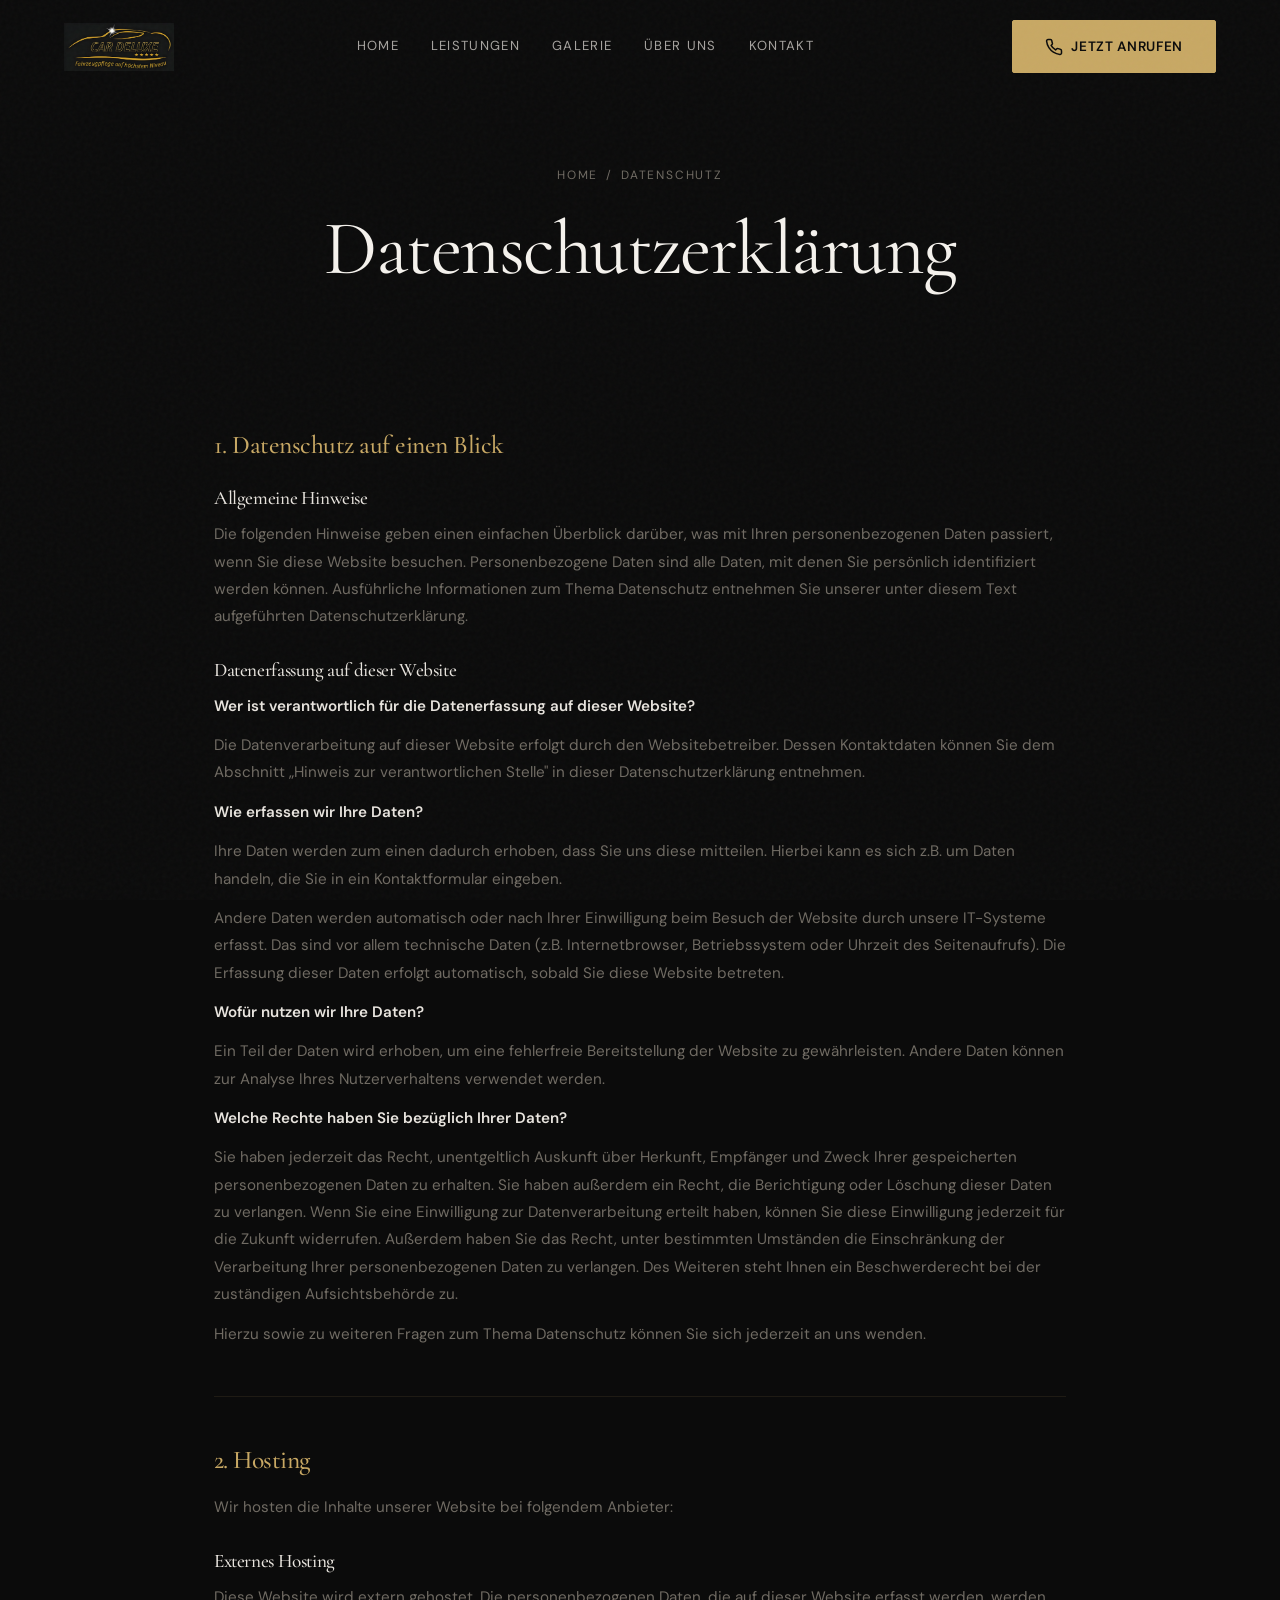
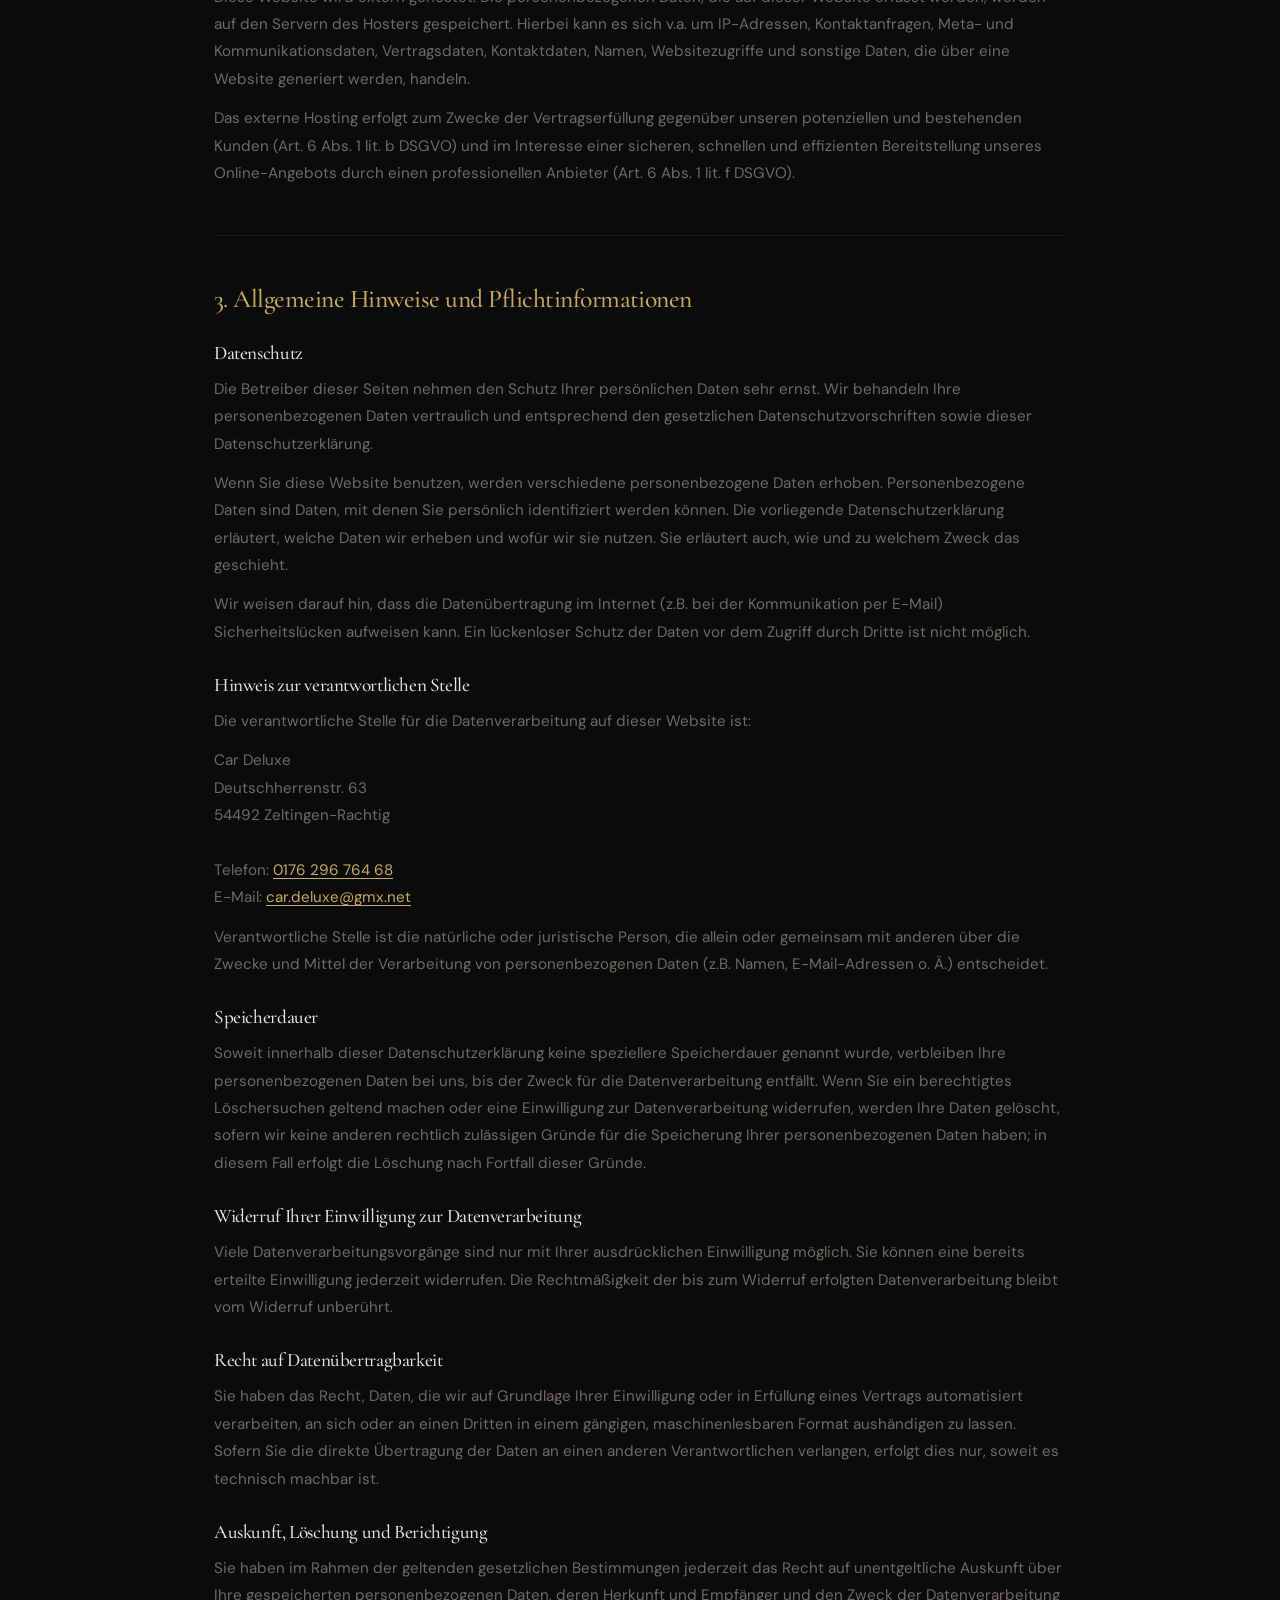
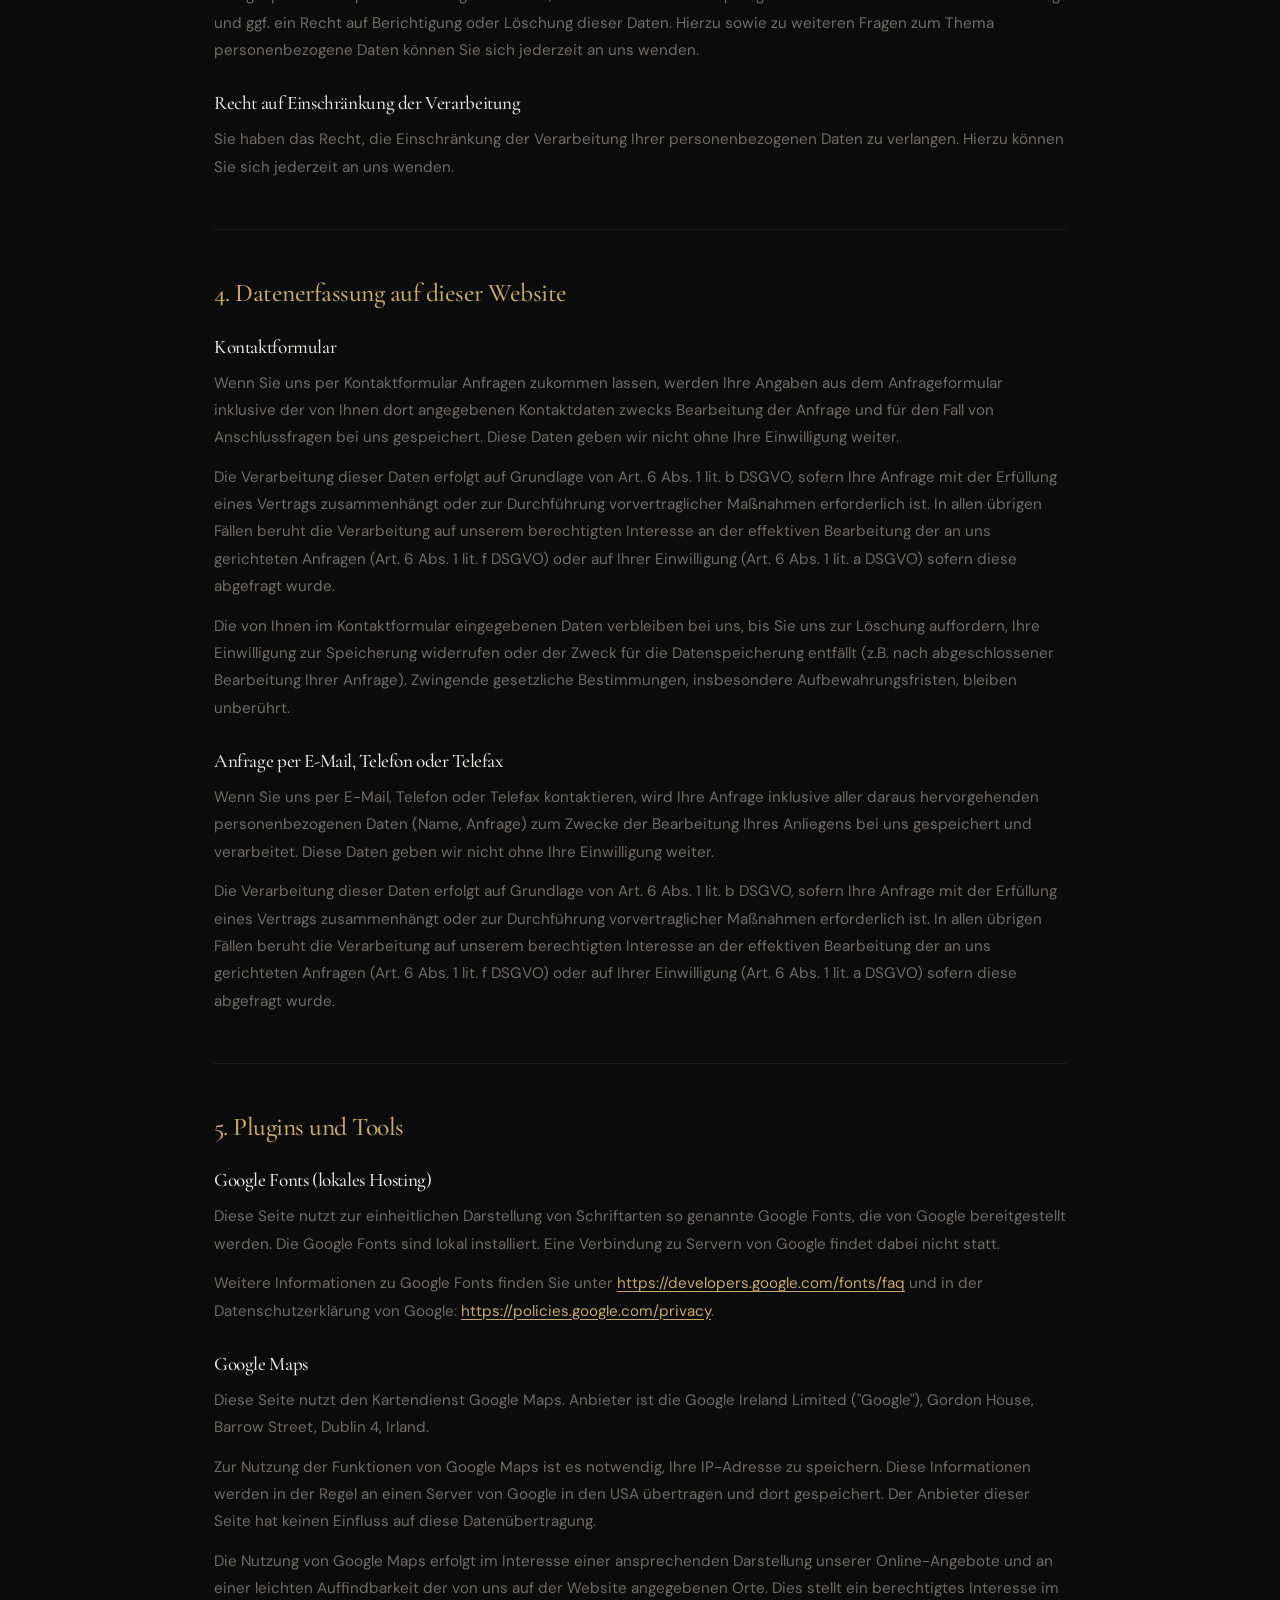
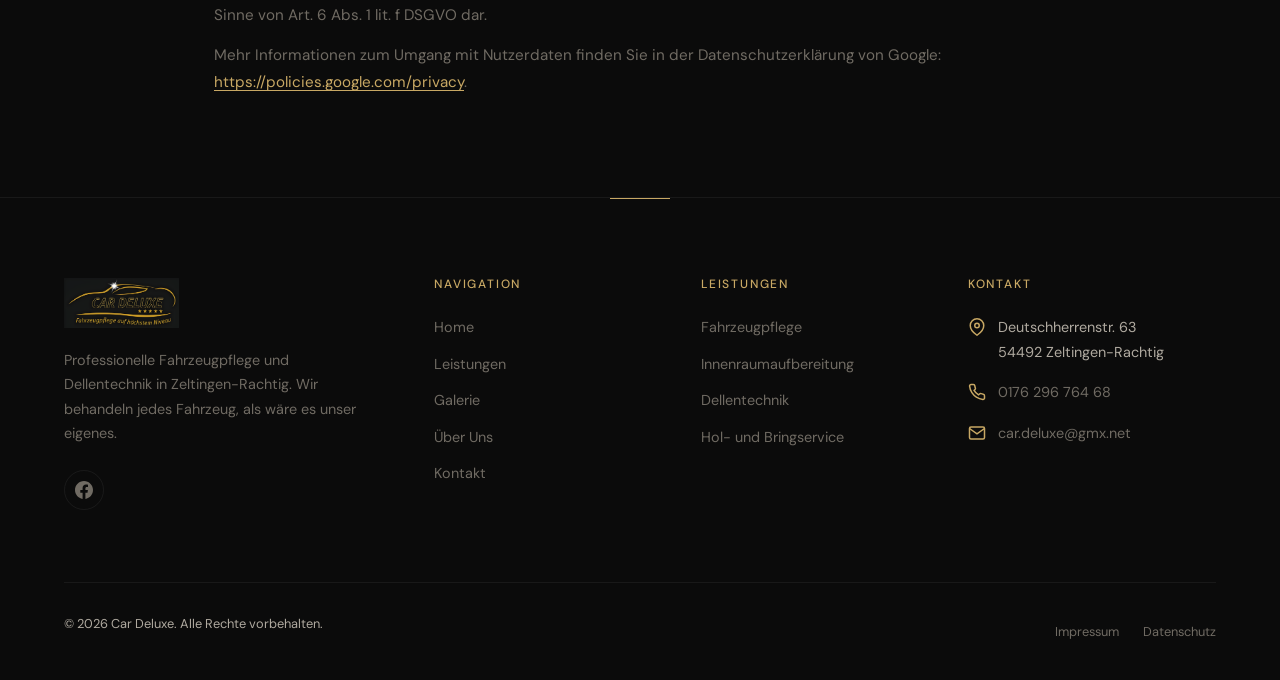
<file: datenschutz.html>
<!DOCTYPE html>
<html lang="de">
<head>
    <meta charset="UTF-8">
    <meta name="viewport" content="width=device-width, initial-scale=1.0">
    <title>Datenschutz | Car Deluxe Fahrzeugpflege</title>
    <meta name="description" content="Datenschutzerklärung von Car Deluxe, Fahrzeugpflege und Dellentechnik in Zeltingen-Rachtig.">
    <meta property="og:title" content="Datenschutz | Car Deluxe">
    <meta property="og:type" content="website">
    <meta property="og:locale" content="de_DE">
    <meta property="og:url" content="https://car-deluxe.de/datenschutz.html">
    <meta property="og:image" content="https://car-deluxe.de/images/logo.png">
    <meta property="og:site_name" content="Car Deluxe">
    <meta name="twitter:card" content="summary">
    <meta name="twitter:title" content="Datenschutz | Car Deluxe">
    <meta name="twitter:description" content="Datenschutzerklärung von Car Deluxe, Fahrzeugpflege und Dellentechnik in Zeltingen-Rachtig.">
    <meta name="twitter:image" content="https://car-deluxe.de/images/logo.png">
    <link rel="canonical" href="https://car-deluxe.de/datenschutz.html">
    <meta name="robots" content="noindex, follow">
    <link rel="preconnect" href="https://fonts.googleapis.com">
    <link rel="preconnect" href="https://fonts.gstatic.com" crossorigin>
    <link href="https://fonts.googleapis.com/css2?family=Cormorant+Garamond:ital,wght@0,400;0,500;0,600;1,400;1,500&family=DM+Sans:ital,wght@0,400;0,500;0,600;0,700;1,400&display=swap" rel="stylesheet">
    <link rel="icon" type="image/x-icon" href="favicon.ico">
    <link rel="icon" type="image/png" sizes="32x32" href="favicon-32x32.png">
    <link rel="apple-touch-icon" sizes="180x180" href="apple-touch-icon.png">
    <link rel="stylesheet" href="styles.css?v=9">
</head>
<body>

    <!-- Grain Texture -->
    <div class="grain" aria-hidden="true"></div>

    <!-- Header -->
    <header class="header" id="header">
        <div class="container">
            <a href="index.html" class="header-logo">
                <img src="images/logo.png" alt="Car Deluxe">
            </a>
            <nav class="nav" id="nav">
                <a href="index.html" class="nav-link">Home</a>
                <a href="leistungen.html" class="nav-link">Leistungen</a>
                <a href="galerie.html" class="nav-link">Galerie</a>
                <a href="ueber-uns.html" class="nav-link">Über Uns</a>
                <a href="kontakt.html" class="nav-link">Kontakt</a>
            </nav>
            <a href="tel:+4917629676468" class="btn btn--phone header-cta">
                <svg width="16" height="16" viewBox="0 0 24 24" fill="none" stroke="currentColor" stroke-width="2" stroke-linecap="round" stroke-linejoin="round"><path d="M22 16.92v3a2 2 0 0 1-2.18 2 19.79 19.79 0 0 1-8.63-3.07 19.5 19.5 0 0 1-6-6 19.79 19.79 0 0 1-3.07-8.67A2 2 0 0 1 4.11 2h3a2 2 0 0 1 2 1.72 12.84 12.84 0 0 0 .7 2.81 2 2 0 0 1-.45 2.11L8.09 9.91a16 16 0 0 0 6 6l1.27-1.27a2 2 0 0 1 2.11-.45 12.84 12.84 0 0 0 2.81.7A2 2 0 0 1 22 16.92z"></path></svg>
                Jetzt anrufen
            </a>
            <button class="hamburger" id="hamburger" aria-label="Menü öffnen">
                <span></span><span></span><span></span>
            </button>
        </div>
    </header>

    <!-- Mobile Nav Overlay -->
    <div class="mobile-nav-overlay" id="mobile-nav">
        <div class="mobile-nav-content">
            <a href="index.html" class="nav-link">Home</a>
            <a href="leistungen.html" class="nav-link">Leistungen</a>
            <a href="galerie.html" class="nav-link">Galerie</a>
            <a href="ueber-uns.html" class="nav-link">Über Uns</a>
            <a href="kontakt.html" class="nav-link">Kontakt</a>
            <a href="tel:+4917629676468" class="btn btn--gold">Jetzt anrufen</a>
        </div>
    </div>

    <!-- Page Hero -->
    <section class="page-hero page-hero--compact">
        <div class="container">
            <div class="page-hero-content fade-in">
                <div class="breadcrumb">
                    <a href="index.html">Home</a>
                    <span>/</span>
                    <span>Datenschutz</span>
                </div>
                <h1>Datenschutzerklärung</h1>
            </div>
        </div>
    </section>

    <!-- Legal Content -->
    <section class="legal-content">
        <div class="container container--narrow">
            <div class="legal-block fade-in">
                <h2>1. Datenschutz auf einen Blick</h2>
                <h3>Allgemeine Hinweise</h3>
                <p>Die folgenden Hinweise geben einen einfachen Überblick darüber, was mit Ihren personenbezogenen Daten passiert, wenn Sie diese Website besuchen. Personenbezogene Daten sind alle Daten, mit denen Sie persönlich identifiziert werden können. Ausführliche Informationen zum Thema Datenschutz entnehmen Sie unserer unter diesem Text aufgeführten Datenschutzerklärung.</p>

                <h3>Datenerfassung auf dieser Website</h3>
                <p><strong>Wer ist verantwortlich für die Datenerfassung auf dieser Website?</strong></p>
                <p>Die Datenverarbeitung auf dieser Website erfolgt durch den Websitebetreiber. Dessen Kontaktdaten können Sie dem Abschnitt „Hinweis zur verantwortlichen Stelle" in dieser Datenschutzerklärung entnehmen.</p>

                <p><strong>Wie erfassen wir Ihre Daten?</strong></p>
                <p>Ihre Daten werden zum einen dadurch erhoben, dass Sie uns diese mitteilen. Hierbei kann es sich z.B. um Daten handeln, die Sie in ein Kontaktformular eingeben.</p>
                <p>Andere Daten werden automatisch oder nach Ihrer Einwilligung beim Besuch der Website durch unsere IT-Systeme erfasst. Das sind vor allem technische Daten (z.B. Internetbrowser, Betriebssystem oder Uhrzeit des Seitenaufrufs). Die Erfassung dieser Daten erfolgt automatisch, sobald Sie diese Website betreten.</p>

                <p><strong>Wofür nutzen wir Ihre Daten?</strong></p>
                <p>Ein Teil der Daten wird erhoben, um eine fehlerfreie Bereitstellung der Website zu gewährleisten. Andere Daten können zur Analyse Ihres Nutzerverhaltens verwendet werden.</p>

                <p><strong>Welche Rechte haben Sie bezüglich Ihrer Daten?</strong></p>
                <p>Sie haben jederzeit das Recht, unentgeltlich Auskunft über Herkunft, Empfänger und Zweck Ihrer gespeicherten personenbezogenen Daten zu erhalten. Sie haben außerdem ein Recht, die Berichtigung oder Löschung dieser Daten zu verlangen. Wenn Sie eine Einwilligung zur Datenverarbeitung erteilt haben, können Sie diese Einwilligung jederzeit für die Zukunft widerrufen. Außerdem haben Sie das Recht, unter bestimmten Umständen die Einschränkung der Verarbeitung Ihrer personenbezogenen Daten zu verlangen. Des Weiteren steht Ihnen ein Beschwerderecht bei der zuständigen Aufsichtsbehörde zu.</p>
                <p>Hierzu sowie zu weiteren Fragen zum Thema Datenschutz können Sie sich jederzeit an uns wenden.</p>
            </div>

            <div class="legal-block fade-in">
                <h2>2. Hosting</h2>
                <p>Wir hosten die Inhalte unserer Website bei folgendem Anbieter:</p>
                <h3>Externes Hosting</h3>
                <p>Diese Website wird extern gehostet. Die personenbezogenen Daten, die auf dieser Website erfasst werden, werden auf den Servern des Hosters gespeichert. Hierbei kann es sich v.a. um IP-Adressen, Kontaktanfragen, Meta- und Kommunikationsdaten, Vertragsdaten, Kontaktdaten, Namen, Websitezugriffe und sonstige Daten, die über eine Website generiert werden, handeln.</p>
                <p>Das externe Hosting erfolgt zum Zwecke der Vertragserfüllung gegenüber unseren potenziellen und bestehenden Kunden (Art. 6 Abs. 1 lit. b DSGVO) und im Interesse einer sicheren, schnellen und effizienten Bereitstellung unseres Online-Angebots durch einen professionellen Anbieter (Art. 6 Abs. 1 lit. f DSGVO).</p>
            </div>

            <div class="legal-block fade-in">
                <h2>3. Allgemeine Hinweise und Pflichtinformationen</h2>
                <h3>Datenschutz</h3>
                <p>Die Betreiber dieser Seiten nehmen den Schutz Ihrer persönlichen Daten sehr ernst. Wir behandeln Ihre personenbezogenen Daten vertraulich und entsprechend den gesetzlichen Datenschutzvorschriften sowie dieser Datenschutzerklärung.</p>
                <p>Wenn Sie diese Website benutzen, werden verschiedene personenbezogene Daten erhoben. Personenbezogene Daten sind Daten, mit denen Sie persönlich identifiziert werden können. Die vorliegende Datenschutzerklärung erläutert, welche Daten wir erheben und wofür wir sie nutzen. Sie erläutert auch, wie und zu welchem Zweck das geschieht.</p>
                <p>Wir weisen darauf hin, dass die Datenübertragung im Internet (z.B. bei der Kommunikation per E-Mail) Sicherheitslücken aufweisen kann. Ein lückenloser Schutz der Daten vor dem Zugriff durch Dritte ist nicht möglich.</p>

                <h3>Hinweis zur verantwortlichen Stelle</h3>
                <p>Die verantwortliche Stelle für die Datenverarbeitung auf dieser Website ist:</p>
                <p>
                    Car Deluxe<br>
                    Deutschherrenstr. 63<br>
                    54492 Zeltingen-Rachtig<br><br>
                    Telefon: <a href="tel:+4917629676468">0176 296 764 68</a><br>
                    E-Mail: <a href="mailto:car.deluxe@gmx.net">car.deluxe@gmx.net</a>
                </p>
                <p>Verantwortliche Stelle ist die natürliche oder juristische Person, die allein oder gemeinsam mit anderen über die Zwecke und Mittel der Verarbeitung von personenbezogenen Daten (z.B. Namen, E-Mail-Adressen o. Ä.) entscheidet.</p>

                <h3>Speicherdauer</h3>
                <p>Soweit innerhalb dieser Datenschutzerklärung keine speziellere Speicherdauer genannt wurde, verbleiben Ihre personenbezogenen Daten bei uns, bis der Zweck für die Datenverarbeitung entfällt. Wenn Sie ein berechtigtes Löschersuchen geltend machen oder eine Einwilligung zur Datenverarbeitung widerrufen, werden Ihre Daten gelöscht, sofern wir keine anderen rechtlich zulässigen Gründe für die Speicherung Ihrer personenbezogenen Daten haben; in diesem Fall erfolgt die Löschung nach Fortfall dieser Gründe.</p>

                <h3>Widerruf Ihrer Einwilligung zur Datenverarbeitung</h3>
                <p>Viele Datenverarbeitungsvorgänge sind nur mit Ihrer ausdrücklichen Einwilligung möglich. Sie können eine bereits erteilte Einwilligung jederzeit widerrufen. Die Rechtmäßigkeit der bis zum Widerruf erfolgten Datenverarbeitung bleibt vom Widerruf unberührt.</p>

                <h3>Recht auf Datenübertragbarkeit</h3>
                <p>Sie haben das Recht, Daten, die wir auf Grundlage Ihrer Einwilligung oder in Erfüllung eines Vertrags automatisiert verarbeiten, an sich oder an einen Dritten in einem gängigen, maschinenlesbaren Format aushändigen zu lassen. Sofern Sie die direkte Übertragung der Daten an einen anderen Verantwortlichen verlangen, erfolgt dies nur, soweit es technisch machbar ist.</p>

                <h3>Auskunft, Löschung und Berichtigung</h3>
                <p>Sie haben im Rahmen der geltenden gesetzlichen Bestimmungen jederzeit das Recht auf unentgeltliche Auskunft über Ihre gespeicherten personenbezogenen Daten, deren Herkunft und Empfänger und den Zweck der Datenverarbeitung und ggf. ein Recht auf Berichtigung oder Löschung dieser Daten. Hierzu sowie zu weiteren Fragen zum Thema personenbezogene Daten können Sie sich jederzeit an uns wenden.</p>

                <h3>Recht auf Einschränkung der Verarbeitung</h3>
                <p>Sie haben das Recht, die Einschränkung der Verarbeitung Ihrer personenbezogenen Daten zu verlangen. Hierzu können Sie sich jederzeit an uns wenden.</p>
            </div>

            <div class="legal-block fade-in">
                <h2>4. Datenerfassung auf dieser Website</h2>
                <h3>Kontaktformular</h3>
                <p>Wenn Sie uns per Kontaktformular Anfragen zukommen lassen, werden Ihre Angaben aus dem Anfrageformular inklusive der von Ihnen dort angegebenen Kontaktdaten zwecks Bearbeitung der Anfrage und für den Fall von Anschlussfragen bei uns gespeichert. Diese Daten geben wir nicht ohne Ihre Einwilligung weiter.</p>
                <p>Die Verarbeitung dieser Daten erfolgt auf Grundlage von Art. 6 Abs. 1 lit. b DSGVO, sofern Ihre Anfrage mit der Erfüllung eines Vertrags zusammenhängt oder zur Durchführung vorvertraglicher Maßnahmen erforderlich ist. In allen übrigen Fällen beruht die Verarbeitung auf unserem berechtigten Interesse an der effektiven Bearbeitung der an uns gerichteten Anfragen (Art. 6 Abs. 1 lit. f DSGVO) oder auf Ihrer Einwilligung (Art. 6 Abs. 1 lit. a DSGVO) sofern diese abgefragt wurde.</p>
                <p>Die von Ihnen im Kontaktformular eingegebenen Daten verbleiben bei uns, bis Sie uns zur Löschung auffordern, Ihre Einwilligung zur Speicherung widerrufen oder der Zweck für die Datenspeicherung entfällt (z.B. nach abgeschlossener Bearbeitung Ihrer Anfrage). Zwingende gesetzliche Bestimmungen, insbesondere Aufbewahrungsfristen, bleiben unberührt.</p>

                <h3>Anfrage per E-Mail, Telefon oder Telefax</h3>
                <p>Wenn Sie uns per E-Mail, Telefon oder Telefax kontaktieren, wird Ihre Anfrage inklusive aller daraus hervorgehenden personenbezogenen Daten (Name, Anfrage) zum Zwecke der Bearbeitung Ihres Anliegens bei uns gespeichert und verarbeitet. Diese Daten geben wir nicht ohne Ihre Einwilligung weiter.</p>
                <p>Die Verarbeitung dieser Daten erfolgt auf Grundlage von Art. 6 Abs. 1 lit. b DSGVO, sofern Ihre Anfrage mit der Erfüllung eines Vertrags zusammenhängt oder zur Durchführung vorvertraglicher Maßnahmen erforderlich ist. In allen übrigen Fällen beruht die Verarbeitung auf unserem berechtigten Interesse an der effektiven Bearbeitung der an uns gerichteten Anfragen (Art. 6 Abs. 1 lit. f DSGVO) oder auf Ihrer Einwilligung (Art. 6 Abs. 1 lit. a DSGVO) sofern diese abgefragt wurde.</p>
            </div>

            <div class="legal-block fade-in">
                <h2>5. Plugins und Tools</h2>
                <h3>Google Fonts (lokales Hosting)</h3>
                <p>Diese Seite nutzt zur einheitlichen Darstellung von Schriftarten so genannte Google Fonts, die von Google bereitgestellt werden. Die Google Fonts sind lokal installiert. Eine Verbindung zu Servern von Google findet dabei nicht statt.</p>
                <p>Weitere Informationen zu Google Fonts finden Sie unter <a href="https://developers.google.com/fonts/faq" target="_blank" rel="noopener">https://developers.google.com/fonts/faq</a> und in der Datenschutzerklärung von Google: <a href="https://policies.google.com/privacy" target="_blank" rel="noopener">https://policies.google.com/privacy</a>.</p>

                <h3>Google Maps</h3>
                <p>Diese Seite nutzt den Kartendienst Google Maps. Anbieter ist die Google Ireland Limited ("Google"), Gordon House, Barrow Street, Dublin 4, Irland.</p>
                <p>Zur Nutzung der Funktionen von Google Maps ist es notwendig, Ihre IP-Adresse zu speichern. Diese Informationen werden in der Regel an einen Server von Google in den USA übertragen und dort gespeichert. Der Anbieter dieser Seite hat keinen Einfluss auf diese Datenübertragung.</p>
                <p>Die Nutzung von Google Maps erfolgt im Interesse einer ansprechenden Darstellung unserer Online-Angebote und an einer leichten Auffindbarkeit der von uns auf der Website angegebenen Orte. Dies stellt ein berechtigtes Interesse im Sinne von Art. 6 Abs. 1 lit. f DSGVO dar.</p>
                <p>Mehr Informationen zum Umgang mit Nutzerdaten finden Sie in der Datenschutzerklärung von Google: <a href="https://policies.google.com/privacy" target="_blank" rel="noopener">https://policies.google.com/privacy</a>.</p>
            </div>
        </div>
    </section>

    <!-- Footer -->
    <footer class="footer">
        <div class="container">
            <div class="footer-grid">
                <div class="footer-col">
                    <img src="images/logo.png" alt="Car Deluxe" class="footer-logo">
                    <p class="footer-about">Professionelle Fahrzeugpflege und Dellentechnik in Zeltingen-Rachtig. Wir behandeln jedes Fahrzeug, als wäre es unser eigenes.</p>
                    <div class="footer-social">
                        <a href="https://www.facebook.com/cardeluxe" target="_blank" rel="noopener" aria-label="Facebook">
                            <svg width="18" height="18" viewBox="0 0 24 24" fill="currentColor"><path d="M24 12.073c0-6.627-5.373-12-12-12s-12 5.373-12 12c0 5.99 4.388 10.954 10.125 11.854v-8.385H7.078v-3.47h3.047V9.43c0-3.007 1.792-4.669 4.533-4.669 1.312 0 2.686.235 2.686.235v2.953H15.83c-1.491 0-1.956.925-1.956 1.874v2.25h3.328l-.532 3.47h-2.796v8.385C19.612 23.027 24 18.062 24 12.073z"/></svg>
                        </a>
                    </div>
                </div>
                <div class="footer-col">
                    <h4>Navigation</h4>
                    <a href="index.html">Home</a>
                    <a href="leistungen.html">Leistungen</a>
                    <a href="galerie.html">Galerie</a>
                    <a href="ueber-uns.html">Über Uns</a>
                    <a href="kontakt.html">Kontakt</a>
                </div>
                <div class="footer-col">
                    <h4>Leistungen</h4>
                    <a href="leistungen.html">Fahrzeugpflege</a>
                    <a href="leistungen.html#innenraum">Innenraumaufbereitung</a>
                    <a href="leistungen.html#dellentechnik">Dellentechnik</a>
                    <a href="leistungen.html#holbring">Hol- und Bringservice</a>
                </div>
                <div class="footer-col">
                    <h4>Kontakt</h4>
                    <div class="footer-contact-item">
                        <svg width="16" height="16" viewBox="0 0 24 24" fill="none" stroke="currentColor" stroke-width="2"><path d="M21 10c0 7-9 13-9 13s-9-6-9-13a9 9 0 0 1 18 0z"></path><circle cx="12" cy="10" r="3"></circle></svg>
                        <p>Deutschherrenstr. 63<br>54492 Zeltingen-Rachtig</p>
                    </div>
                    <div class="footer-contact-item">
                        <svg width="16" height="16" viewBox="0 0 24 24" fill="none" stroke="currentColor" stroke-width="2"><path d="M22 16.92v3a2 2 0 0 1-2.18 2 19.79 19.79 0 0 1-8.63-3.07 19.5 19.5 0 0 1-6-6 19.79 19.79 0 0 1-3.07-8.67A2 2 0 0 1 4.11 2h3a2 2 0 0 1 2 1.72 12.84 12.84 0 0 0 .7 2.81 2 2 0 0 1-.45 2.11L8.09 9.91a16 16 0 0 0 6 6l1.27-1.27a2 2 0 0 1 2.11-.45 12.84 12.84 0 0 0 2.81.7A2 2 0 0 1 22 16.92z"></path></svg>
                        <a href="tel:+4917629676468">0176 296 764 68</a>
                    </div>
                    <div class="footer-contact-item">
                        <svg width="16" height="16" viewBox="0 0 24 24" fill="none" stroke="currentColor" stroke-width="2"><path d="M4 4h16c1.1 0 2 .9 2 2v12c0 1.1-.9 2-2 2H4c-1.1 0-2-.9-2-2V6c0-1.1.9-2 2-2z"></path><polyline points="22,6 12,13 2,6"></polyline></svg>
                        <a href="mailto:car.deluxe@gmx.net">car.deluxe@gmx.net</a>
                    </div>
                </div>
            </div>
            <div class="footer-bottom">
                <p>&copy; 2026 Car Deluxe. Alle Rechte vorbehalten.</p>
                <div class="footer-legal">
                    <a href="impressum.html">Impressum</a>
                    <a href="datenschutz.html">Datenschutz</a>
                </div>
            </div>
        </div>
    </footer>

    <!-- Mobile Phone CTA -->
    <a href="tel:+4917629676468" class="mobile-phone-cta" aria-label="Jetzt anrufen">
        <svg width="22" height="22" viewBox="0 0 24 24" fill="none" stroke="currentColor" stroke-width="2" stroke-linecap="round" stroke-linejoin="round"><path d="M22 16.92v3a2 2 0 0 1-2.18 2 19.79 19.79 0 0 1-8.63-3.07 19.5 19.5 0 0 1-6-6 19.79 19.79 0 0 1-3.07-8.67A2 2 0 0 1 4.11 2h3a2 2 0 0 1 2 1.72 12.84 12.84 0 0 0 .7 2.81 2 2 0 0 1-.45 2.11L8.09 9.91a16 16 0 0 0 6 6l1.27-1.27a2 2 0 0 1 2.11-.45 12.84 12.84 0 0 0 2.81.7A2 2 0 0 1 22 16.92z"></path></svg>
    </a>

    <script src="script.js?v=6"></script>
</body>
</html>
</file>
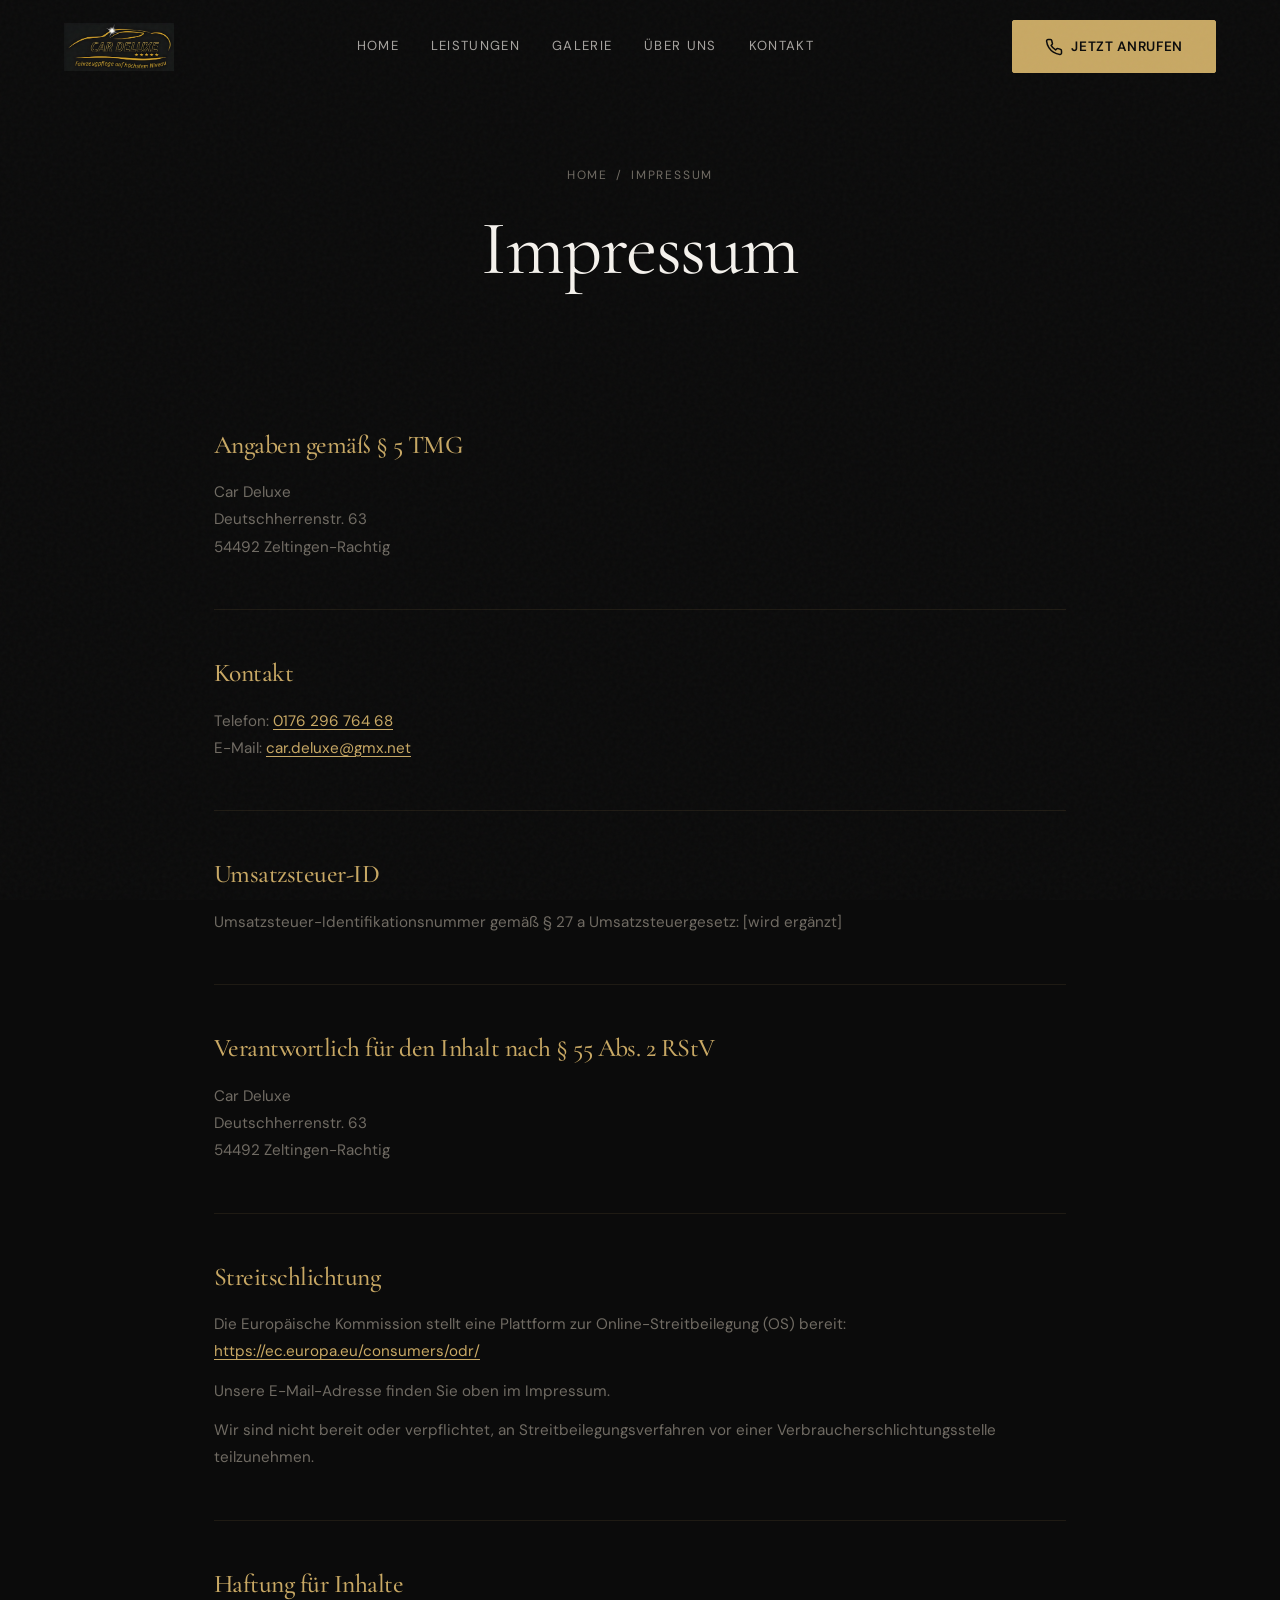
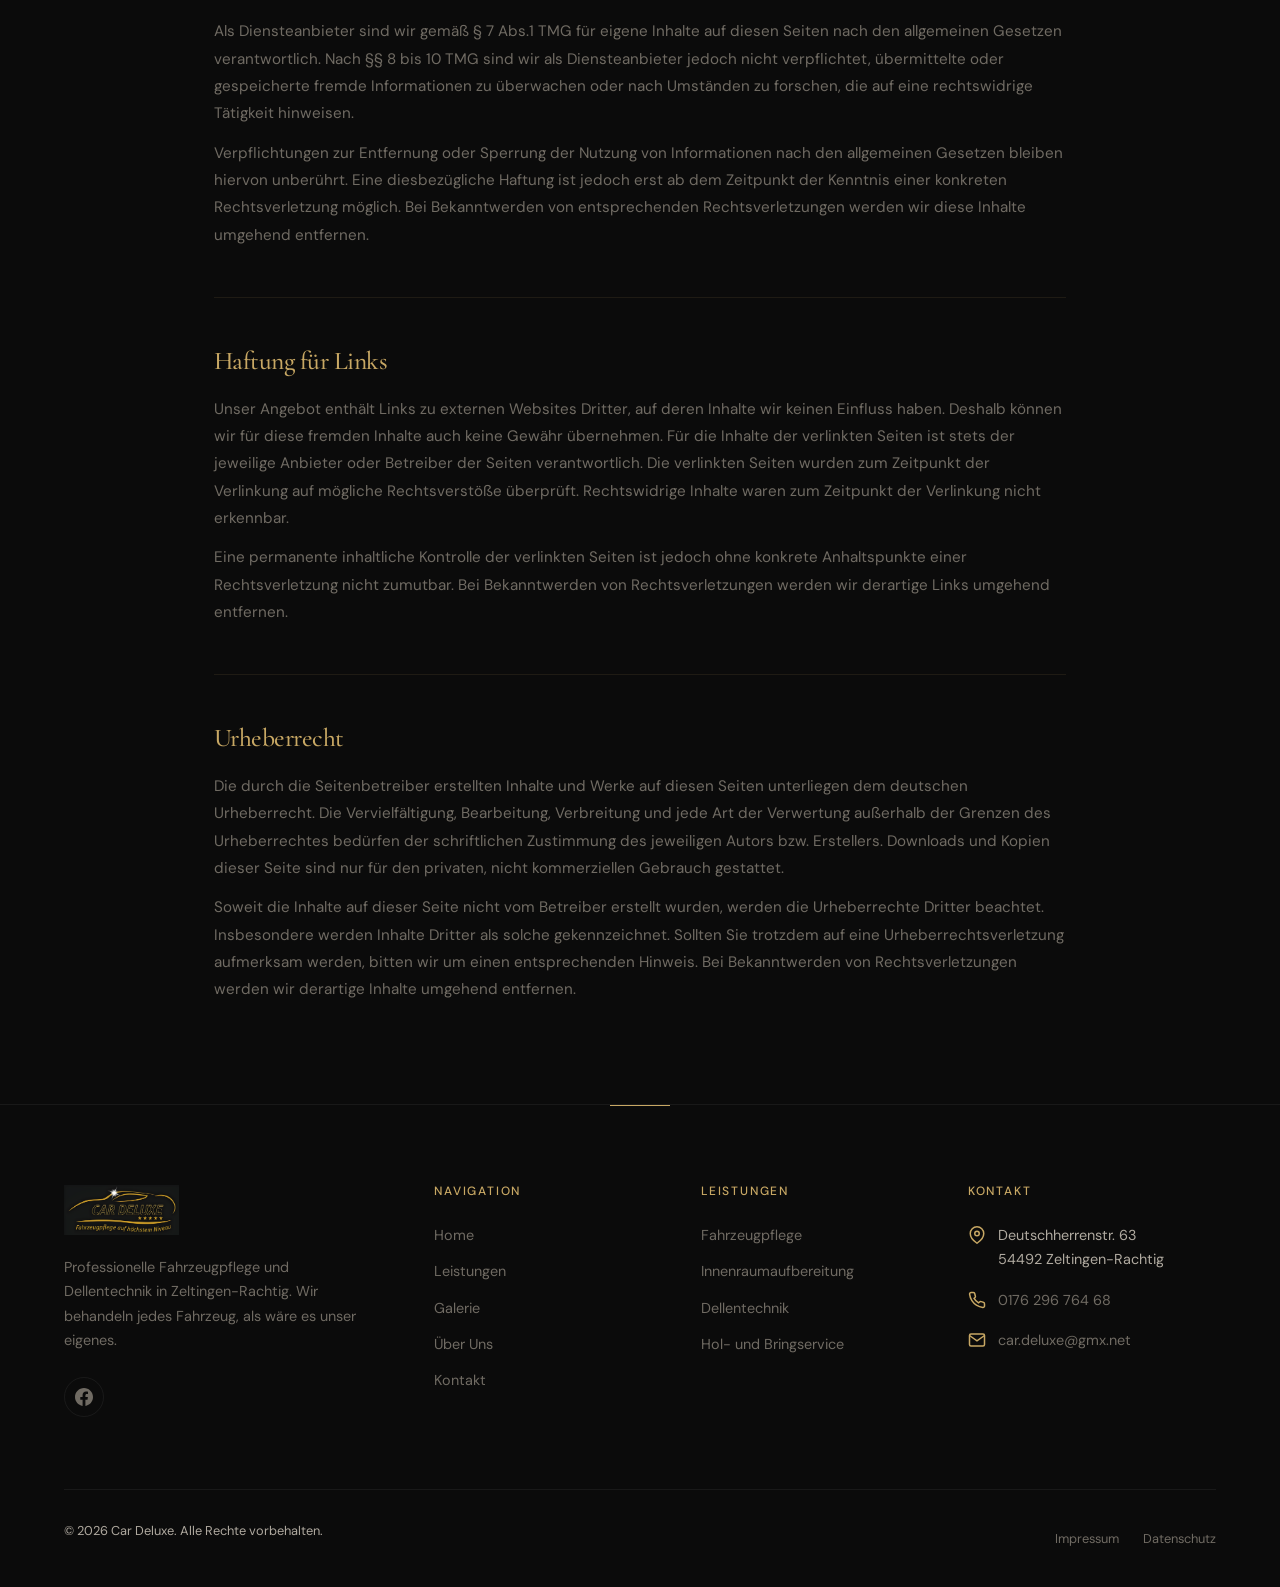
<file: impressum.html>
<!DOCTYPE html>
<html lang="de">
<head>
    <meta charset="UTF-8">
    <meta name="viewport" content="width=device-width, initial-scale=1.0">
    <title>Impressum | Car Deluxe Fahrzeugpflege</title>
    <meta name="description" content="Impressum von Car Deluxe, Fahrzeugpflege und Dellentechnik in Zeltingen-Rachtig.">
    <meta property="og:title" content="Impressum | Car Deluxe">
    <meta property="og:type" content="website">
    <meta property="og:locale" content="de_DE">
    <meta property="og:url" content="https://car-deluxe.de/impressum.html">
    <meta property="og:image" content="https://car-deluxe.de/images/logo.png">
    <meta property="og:site_name" content="Car Deluxe">
    <meta name="twitter:card" content="summary">
    <meta name="twitter:title" content="Impressum | Car Deluxe">
    <meta name="twitter:description" content="Impressum von Car Deluxe, Fahrzeugpflege und Dellentechnik in Zeltingen-Rachtig.">
    <meta name="twitter:image" content="https://car-deluxe.de/images/logo.png">
    <link rel="canonical" href="https://car-deluxe.de/impressum.html">
    <meta name="robots" content="noindex, follow">
    <link rel="preconnect" href="https://fonts.googleapis.com">
    <link rel="preconnect" href="https://fonts.gstatic.com" crossorigin>
    <link href="https://fonts.googleapis.com/css2?family=Cormorant+Garamond:ital,wght@0,400;0,500;0,600;1,400;1,500&family=DM+Sans:ital,wght@0,400;0,500;0,600;0,700;1,400&display=swap" rel="stylesheet">
    <link rel="icon" type="image/x-icon" href="favicon.ico">
    <link rel="icon" type="image/png" sizes="32x32" href="favicon-32x32.png">
    <link rel="apple-touch-icon" sizes="180x180" href="apple-touch-icon.png">
    <link rel="stylesheet" href="styles.css?v=9">
</head>
<body>

    <!-- Grain Texture -->
    <div class="grain" aria-hidden="true"></div>

    <!-- Header -->
    <header class="header" id="header">
        <div class="container">
            <a href="index.html" class="header-logo">
                <img src="images/logo.png" alt="Car Deluxe">
            </a>
            <nav class="nav" id="nav">
                <a href="index.html" class="nav-link">Home</a>
                <a href="leistungen.html" class="nav-link">Leistungen</a>
                <a href="galerie.html" class="nav-link">Galerie</a>
                <a href="ueber-uns.html" class="nav-link">Über Uns</a>
                <a href="kontakt.html" class="nav-link">Kontakt</a>
            </nav>
            <a href="tel:+4917629676468" class="btn btn--phone header-cta">
                <svg width="16" height="16" viewBox="0 0 24 24" fill="none" stroke="currentColor" stroke-width="2" stroke-linecap="round" stroke-linejoin="round"><path d="M22 16.92v3a2 2 0 0 1-2.18 2 19.79 19.79 0 0 1-8.63-3.07 19.5 19.5 0 0 1-6-6 19.79 19.79 0 0 1-3.07-8.67A2 2 0 0 1 4.11 2h3a2 2 0 0 1 2 1.72 12.84 12.84 0 0 0 .7 2.81 2 2 0 0 1-.45 2.11L8.09 9.91a16 16 0 0 0 6 6l1.27-1.27a2 2 0 0 1 2.11-.45 12.84 12.84 0 0 0 2.81.7A2 2 0 0 1 22 16.92z"></path></svg>
                Jetzt anrufen
            </a>
            <button class="hamburger" id="hamburger" aria-label="Menü öffnen">
                <span></span><span></span><span></span>
            </button>
        </div>
    </header>

    <!-- Mobile Nav Overlay -->
    <div class="mobile-nav-overlay" id="mobile-nav">
        <div class="mobile-nav-content">
            <a href="index.html" class="nav-link">Home</a>
            <a href="leistungen.html" class="nav-link">Leistungen</a>
            <a href="galerie.html" class="nav-link">Galerie</a>
            <a href="ueber-uns.html" class="nav-link">Über Uns</a>
            <a href="kontakt.html" class="nav-link">Kontakt</a>
            <a href="tel:+4917629676468" class="btn btn--gold">Jetzt anrufen</a>
        </div>
    </div>

    <!-- Page Hero -->
    <section class="page-hero page-hero--compact">
        <div class="container">
            <div class="page-hero-content fade-in">
                <div class="breadcrumb">
                    <a href="index.html">Home</a>
                    <span>/</span>
                    <span>Impressum</span>
                </div>
                <h1>Impressum</h1>
            </div>
        </div>
    </section>

    <!-- Legal Content -->
    <section class="legal-content">
        <div class="container container--narrow">
            <div class="legal-block fade-in">
                <h2>Angaben gemäß § 5 TMG</h2>
                <p>
                    Car Deluxe<br>
                    Deutschherrenstr. 63<br>
                    54492 Zeltingen-Rachtig
                </p>
            </div>

            <div class="legal-block fade-in">
                <h2>Kontakt</h2>
                <p>
                    Telefon: <a href="tel:+4917629676468">0176 296 764 68</a><br>
                    E-Mail: <a href="mailto:car.deluxe@gmx.net">car.deluxe@gmx.net</a>
                </p>
            </div>

            <div class="legal-block fade-in">
                <h2>Umsatzsteuer-ID</h2>
                <p>Umsatzsteuer-Identifikationsnummer gemäß § 27 a Umsatzsteuergesetz: [wird ergänzt]</p>
            </div>

            <div class="legal-block fade-in">
                <h2>Verantwortlich für den Inhalt nach § 55 Abs. 2 RStV</h2>
                <p>
                    Car Deluxe<br>
                    Deutschherrenstr. 63<br>
                    54492 Zeltingen-Rachtig
                </p>
            </div>

            <div class="legal-block fade-in">
                <h2>Streitschlichtung</h2>
                <p>Die Europäische Kommission stellt eine Plattform zur Online-Streitbeilegung (OS) bereit: <a href="https://ec.europa.eu/consumers/odr/" target="_blank" rel="noopener">https://ec.europa.eu/consumers/odr/</a></p>
                <p>Unsere E-Mail-Adresse finden Sie oben im Impressum.</p>
                <p>Wir sind nicht bereit oder verpflichtet, an Streitbeilegungsverfahren vor einer Verbraucherschlichtungsstelle teilzunehmen.</p>
            </div>

            <div class="legal-block fade-in">
                <h2>Haftung für Inhalte</h2>
                <p>Als Diensteanbieter sind wir gemäß § 7 Abs.1 TMG für eigene Inhalte auf diesen Seiten nach den allgemeinen Gesetzen verantwortlich. Nach §§ 8 bis 10 TMG sind wir als Diensteanbieter jedoch nicht verpflichtet, übermittelte oder gespeicherte fremde Informationen zu überwachen oder nach Umständen zu forschen, die auf eine rechtswidrige Tätigkeit hinweisen.</p>
                <p>Verpflichtungen zur Entfernung oder Sperrung der Nutzung von Informationen nach den allgemeinen Gesetzen bleiben hiervon unberührt. Eine diesbezügliche Haftung ist jedoch erst ab dem Zeitpunkt der Kenntnis einer konkreten Rechtsverletzung möglich. Bei Bekanntwerden von entsprechenden Rechtsverletzungen werden wir diese Inhalte umgehend entfernen.</p>
            </div>

            <div class="legal-block fade-in">
                <h2>Haftung für Links</h2>
                <p>Unser Angebot enthält Links zu externen Websites Dritter, auf deren Inhalte wir keinen Einfluss haben. Deshalb können wir für diese fremden Inhalte auch keine Gewähr übernehmen. Für die Inhalte der verlinkten Seiten ist stets der jeweilige Anbieter oder Betreiber der Seiten verantwortlich. Die verlinkten Seiten wurden zum Zeitpunkt der Verlinkung auf mögliche Rechtsverstöße überprüft. Rechtswidrige Inhalte waren zum Zeitpunkt der Verlinkung nicht erkennbar.</p>
                <p>Eine permanente inhaltliche Kontrolle der verlinkten Seiten ist jedoch ohne konkrete Anhaltspunkte einer Rechtsverletzung nicht zumutbar. Bei Bekanntwerden von Rechtsverletzungen werden wir derartige Links umgehend entfernen.</p>
            </div>

            <div class="legal-block fade-in">
                <h2>Urheberrecht</h2>
                <p>Die durch die Seitenbetreiber erstellten Inhalte und Werke auf diesen Seiten unterliegen dem deutschen Urheberrecht. Die Vervielfältigung, Bearbeitung, Verbreitung und jede Art der Verwertung außerhalb der Grenzen des Urheberrechtes bedürfen der schriftlichen Zustimmung des jeweiligen Autors bzw. Erstellers. Downloads und Kopien dieser Seite sind nur für den privaten, nicht kommerziellen Gebrauch gestattet.</p>
                <p>Soweit die Inhalte auf dieser Seite nicht vom Betreiber erstellt wurden, werden die Urheberrechte Dritter beachtet. Insbesondere werden Inhalte Dritter als solche gekennzeichnet. Sollten Sie trotzdem auf eine Urheberrechtsverletzung aufmerksam werden, bitten wir um einen entsprechenden Hinweis. Bei Bekanntwerden von Rechtsverletzungen werden wir derartige Inhalte umgehend entfernen.</p>
            </div>
        </div>
    </section>

    <!-- Footer -->
    <footer class="footer">
        <div class="container">
            <div class="footer-grid">
                <div class="footer-col">
                    <img src="images/logo.png" alt="Car Deluxe" class="footer-logo">
                    <p class="footer-about">Professionelle Fahrzeugpflege und Dellentechnik in Zeltingen-Rachtig. Wir behandeln jedes Fahrzeug, als wäre es unser eigenes.</p>
                    <div class="footer-social">
                        <a href="https://www.facebook.com/cardeluxe" target="_blank" rel="noopener" aria-label="Facebook">
                            <svg width="18" height="18" viewBox="0 0 24 24" fill="currentColor"><path d="M24 12.073c0-6.627-5.373-12-12-12s-12 5.373-12 12c0 5.99 4.388 10.954 10.125 11.854v-8.385H7.078v-3.47h3.047V9.43c0-3.007 1.792-4.669 4.533-4.669 1.312 0 2.686.235 2.686.235v2.953H15.83c-1.491 0-1.956.925-1.956 1.874v2.25h3.328l-.532 3.47h-2.796v8.385C19.612 23.027 24 18.062 24 12.073z"/></svg>
                        </a>
                    </div>
                </div>
                <div class="footer-col">
                    <h4>Navigation</h4>
                    <a href="index.html">Home</a>
                    <a href="leistungen.html">Leistungen</a>
                    <a href="galerie.html">Galerie</a>
                    <a href="ueber-uns.html">Über Uns</a>
                    <a href="kontakt.html">Kontakt</a>
                </div>
                <div class="footer-col">
                    <h4>Leistungen</h4>
                    <a href="leistungen.html">Fahrzeugpflege</a>
                    <a href="leistungen.html#innenraum">Innenraumaufbereitung</a>
                    <a href="leistungen.html#dellentechnik">Dellentechnik</a>
                    <a href="leistungen.html#holbring">Hol- und Bringservice</a>
                </div>
                <div class="footer-col">
                    <h4>Kontakt</h4>
                    <div class="footer-contact-item">
                        <svg width="16" height="16" viewBox="0 0 24 24" fill="none" stroke="currentColor" stroke-width="2"><path d="M21 10c0 7-9 13-9 13s-9-6-9-13a9 9 0 0 1 18 0z"></path><circle cx="12" cy="10" r="3"></circle></svg>
                        <p>Deutschherrenstr. 63<br>54492 Zeltingen-Rachtig</p>
                    </div>
                    <div class="footer-contact-item">
                        <svg width="16" height="16" viewBox="0 0 24 24" fill="none" stroke="currentColor" stroke-width="2"><path d="M22 16.92v3a2 2 0 0 1-2.18 2 19.79 19.79 0 0 1-8.63-3.07 19.5 19.5 0 0 1-6-6 19.79 19.79 0 0 1-3.07-8.67A2 2 0 0 1 4.11 2h3a2 2 0 0 1 2 1.72 12.84 12.84 0 0 0 .7 2.81 2 2 0 0 1-.45 2.11L8.09 9.91a16 16 0 0 0 6 6l1.27-1.27a2 2 0 0 1 2.11-.45 12.84 12.84 0 0 0 2.81.7A2 2 0 0 1 22 16.92z"></path></svg>
                        <a href="tel:+4917629676468">0176 296 764 68</a>
                    </div>
                    <div class="footer-contact-item">
                        <svg width="16" height="16" viewBox="0 0 24 24" fill="none" stroke="currentColor" stroke-width="2"><path d="M4 4h16c1.1 0 2 .9 2 2v12c0 1.1-.9 2-2 2H4c-1.1 0-2-.9-2-2V6c0-1.1.9-2 2-2z"></path><polyline points="22,6 12,13 2,6"></polyline></svg>
                        <a href="mailto:car.deluxe@gmx.net">car.deluxe@gmx.net</a>
                    </div>
                </div>
            </div>
            <div class="footer-bottom">
                <p>&copy; 2026 Car Deluxe. Alle Rechte vorbehalten.</p>
                <div class="footer-legal">
                    <a href="impressum.html">Impressum</a>
                    <a href="datenschutz.html">Datenschutz</a>
                </div>
            </div>
        </div>
    </footer>

    <!-- Mobile Phone CTA -->
    <a href="tel:+4917629676468" class="mobile-phone-cta" aria-label="Jetzt anrufen">
        <svg width="22" height="22" viewBox="0 0 24 24" fill="none" stroke="currentColor" stroke-width="2" stroke-linecap="round" stroke-linejoin="round"><path d="M22 16.92v3a2 2 0 0 1-2.18 2 19.79 19.79 0 0 1-8.63-3.07 19.5 19.5 0 0 1-6-6 19.79 19.79 0 0 1-3.07-8.67A2 2 0 0 1 4.11 2h3a2 2 0 0 1 2 1.72 12.84 12.84 0 0 0 .7 2.81 2 2 0 0 1-.45 2.11L8.09 9.91a16 16 0 0 0 6 6l1.27-1.27a2 2 0 0 1 2.11-.45 12.84 12.84 0 0 0 2.81.7A2 2 0 0 1 22 16.92z"></path></svg>
    </a>

    <script src="script.js?v=6"></script>
</body>
</html>
</file>
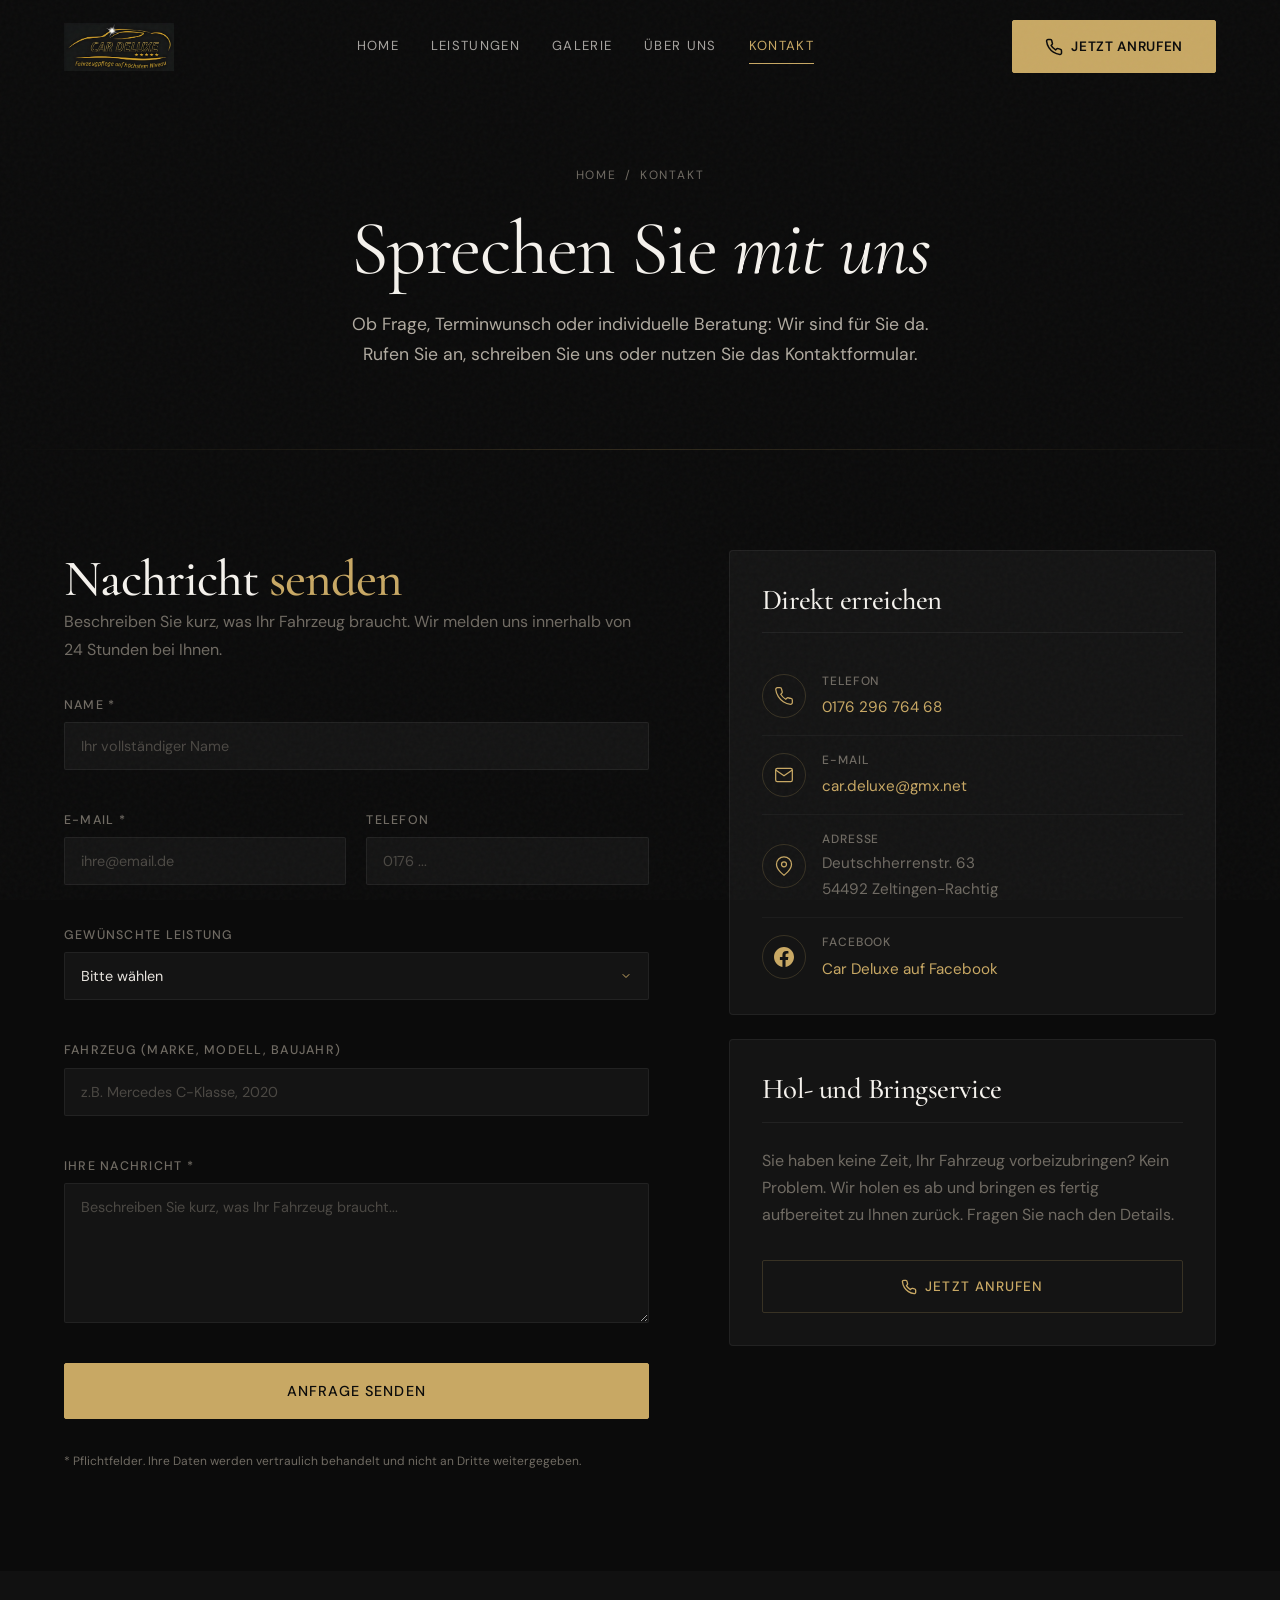
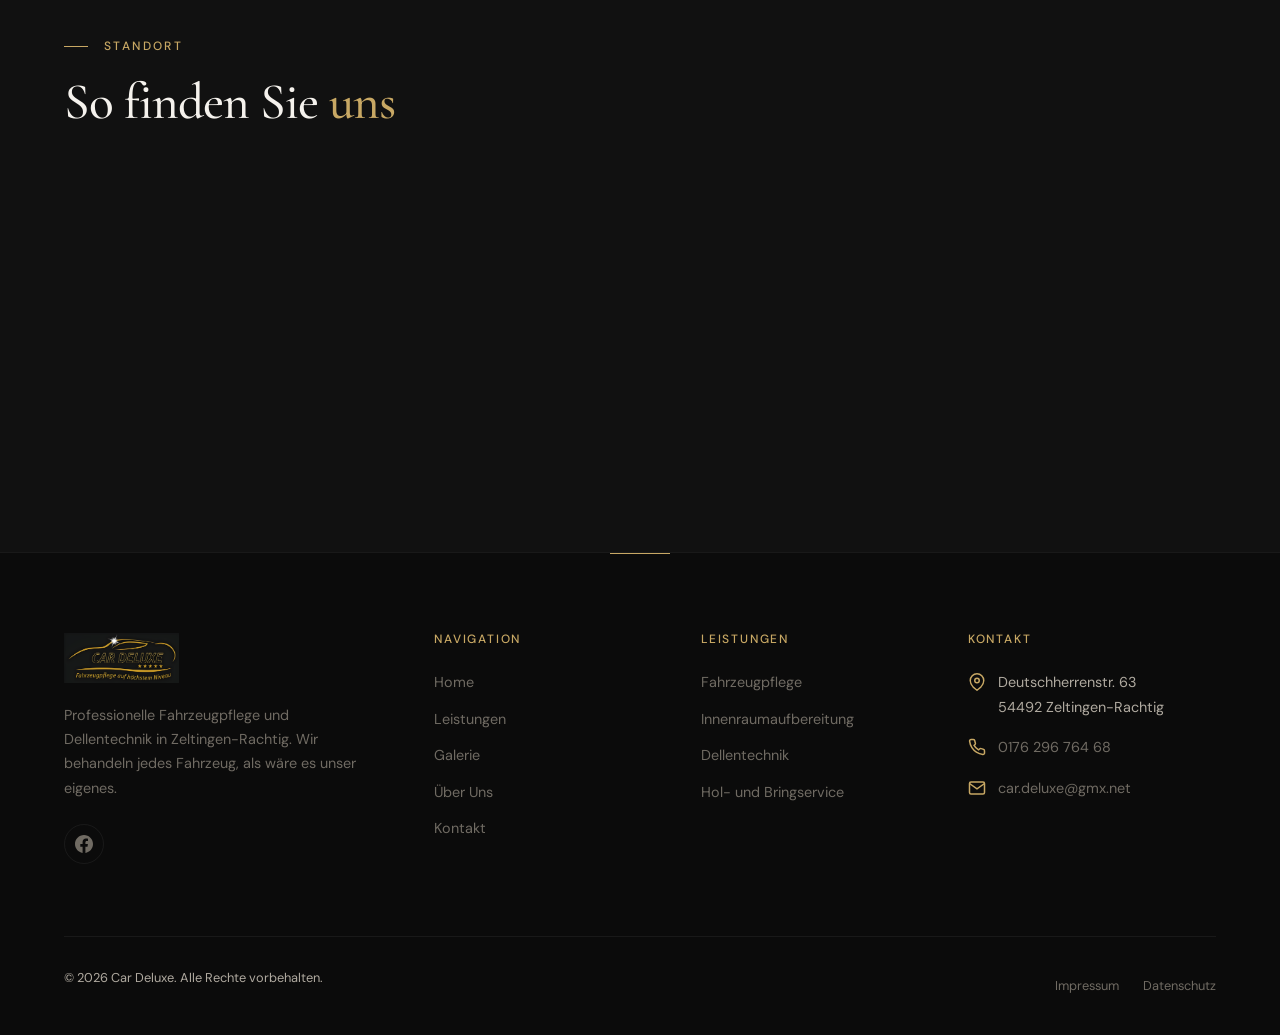
<file: kontakt.html>
<!DOCTYPE html>
<html lang="de">
<head>
    <meta charset="UTF-8">
    <meta name="viewport" content="width=device-width, initial-scale=1.0">
    <title>Kontakt | Car Deluxe Fahrzeugpflege Zeltingen-Rachtig</title>
    <meta name="description" content="Kontaktieren Sie Car Deluxe in Zeltingen-Rachtig. Telefon: 0176 296 764 68. Wir beraten Sie gerne zu Fahrzeugpflege und Dellentechnik.">
    <meta property="og:title" content="Kontakt | Car Deluxe Fahrzeugpflege">
    <meta property="og:description" content="Termin vereinbaren bei Car Deluxe. Professionelle Fahrzeugpflege in Zeltingen-Rachtig mit Hol- und Bringservice.">
    <meta property="og:type" content="website">
    <meta property="og:locale" content="de_DE">
    <meta property="og:url" content="https://car-deluxe.de/kontakt.html">
    <meta property="og:image" content="https://car-deluxe.de/images/hero/hero-banner.jpg">
    <meta property="og:site_name" content="Car Deluxe">
    <meta name="twitter:card" content="summary_large_image">
    <meta name="twitter:title" content="Kontakt | Car Deluxe Fahrzeugpflege">
    <meta name="twitter:description" content="Termin vereinbaren bei Car Deluxe. Professionelle Fahrzeugpflege in Zeltingen-Rachtig mit Hol- und Bringservice.">
    <meta name="twitter:image" content="https://car-deluxe.de/images/hero/hero-banner.jpg">
    <link rel="canonical" href="https://car-deluxe.de/kontakt.html">
    <link rel="preconnect" href="https://fonts.googleapis.com">
    <link rel="preconnect" href="https://fonts.gstatic.com" crossorigin>
    <link href="https://fonts.googleapis.com/css2?family=Cormorant+Garamond:ital,wght@0,400;0,500;0,600;1,400;1,500&family=DM+Sans:ital,wght@0,400;0,500;0,600;0,700;1,400&display=swap" rel="stylesheet">
    <link rel="icon" type="image/x-icon" href="favicon.ico">
    <link rel="icon" type="image/png" sizes="32x32" href="favicon-32x32.png">
    <link rel="apple-touch-icon" sizes="180x180" href="apple-touch-icon.png">
    <link rel="stylesheet" href="styles.css?v=9">
</head>
<body>

    <!-- Grain Texture -->
    <div class="grain" aria-hidden="true"></div>

    <!-- Header -->
    <header class="header" id="header">
        <div class="container">
            <a href="index.html" class="header-logo">
                <img src="images/logo.png" alt="Car Deluxe">
            </a>
            <nav class="nav" id="nav">
                <a href="index.html" class="nav-link">Home</a>
                <a href="leistungen.html" class="nav-link">Leistungen</a>
                <a href="galerie.html" class="nav-link">Galerie</a>
                <a href="ueber-uns.html" class="nav-link">Über Uns</a>
                <a href="kontakt.html" class="nav-link active">Kontakt</a>
            </nav>
            <a href="tel:+4917629676468" class="btn btn--phone header-cta">
                <svg width="16" height="16" viewBox="0 0 24 24" fill="none" stroke="currentColor" stroke-width="2" stroke-linecap="round" stroke-linejoin="round"><path d="M22 16.92v3a2 2 0 0 1-2.18 2 19.79 19.79 0 0 1-8.63-3.07 19.5 19.5 0 0 1-6-6 19.79 19.79 0 0 1-3.07-8.67A2 2 0 0 1 4.11 2h3a2 2 0 0 1 2 1.72 12.84 12.84 0 0 0 .7 2.81 2 2 0 0 1-.45 2.11L8.09 9.91a16 16 0 0 0 6 6l1.27-1.27a2 2 0 0 1 2.11-.45 12.84 12.84 0 0 0 2.81.7A2 2 0 0 1 22 16.92z"></path></svg>
                Jetzt anrufen
            </a>
            <button class="hamburger" id="hamburger" aria-label="Menü öffnen">
                <span></span><span></span><span></span>
            </button>
        </div>
    </header>

    <!-- Mobile Nav Overlay -->
    <div class="mobile-nav-overlay" id="mobile-nav">
        <div class="mobile-nav-content">
            <a href="index.html" class="nav-link">Home</a>
            <a href="leistungen.html" class="nav-link">Leistungen</a>
            <a href="galerie.html" class="nav-link">Galerie</a>
            <a href="ueber-uns.html" class="nav-link">Über Uns</a>
            <a href="kontakt.html" class="nav-link active">Kontakt</a>
            <a href="tel:+4917629676468" class="btn btn--gold">Jetzt anrufen</a>
        </div>
    </div>

    <!-- Page Hero -->
    <section class="page-hero">
        <div class="container">
            <nav class="breadcrumb" aria-label="Breadcrumb">
                <a href="index.html">Home</a>
                <span>/</span>
                <span>Kontakt</span>
            </nav>
            <h1 class="fade-in">Sprechen Sie <em>mit uns</em></h1>
            <p class="page-hero-sub fade-in">Ob Frage, Terminwunsch oder individuelle Beratung: Wir sind für Sie da. Rufen Sie an, schreiben Sie uns oder nutzen Sie das Kontaktformular.</p>
        </div>
    </section>

    <!-- Contact Section -->
    <section class="section-padding" style="background: var(--bg);">
        <div class="container">
            <div class="contact-grid">
                <!-- Contact Form -->
                <div class="contact-form-wrap fade-in">
                    <h2>Nachricht <span class="text-gold">senden</span></h2>
                    <p style="color: var(--text-muted); margin-bottom: 32px;">Beschreiben Sie kurz, was Ihr Fahrzeug braucht. Wir melden uns innerhalb von 24 Stunden bei Ihnen.</p>
                    <form class="contact-form" id="contact-form">
                        <div class="form-group">
                            <label for="name">Name *</label>
                            <input type="text" id="name" name="name" required placeholder="Ihr vollständiger Name">
                        </div>
                        <div class="form-row">
                            <div class="form-group">
                                <label for="email">E-Mail *</label>
                                <input type="email" id="email" name="email" required placeholder="ihre@email.de">
                            </div>
                            <div class="form-group">
                                <label for="phone">Telefon</label>
                                <input type="tel" id="phone" name="phone" placeholder="0176 ...">
                            </div>
                        </div>
                        <div class="form-group">
                            <label for="service">Gewünschte Leistung</label>
                            <select id="service" name="service">
                                <option value="">Bitte wählen</option>
                                <option value="aussenpflege">Außenpflege / Lackaufbereitung</option>
                                <option value="interieur">Innenraumaufbereitung</option>
                                <option value="leder">Lederrestaurierung</option>
                                <option value="dellentechnik">Dellentechnik (PDR)</option>
                                <option value="komplett">Komplettaufbereitung</option>
                                <option value="sonstiges">Sonstiges / Beratung</option>
                            </select>
                        </div>
                        <div class="form-group">
                            <label for="vehicle">Fahrzeug (Marke, Modell, Baujahr)</label>
                            <input type="text" id="vehicle" name="vehicle" placeholder="z.B. Mercedes C-Klasse, 2020">
                        </div>
                        <div class="form-group">
                            <label for="message">Ihre Nachricht *</label>
                            <textarea id="message" name="message" rows="5" required placeholder="Beschreiben Sie kurz, was Ihr Fahrzeug braucht..."></textarea>
                        </div>
                        <button type="submit" class="btn btn--gold btn--large" style="width: 100%;">Anfrage senden</button>
                        <p style="font-size: 0.75rem; color: var(--text-muted); margin-top: 12px;">* Pflichtfelder. Ihre Daten werden vertraulich behandelt und nicht an Dritte weitergegeben.</p>
                    </form>
                </div>

                <!-- Contact Info -->
                <div class="contact-info fade-in-right">
                    <div class="contact-card">
                        <h3>Direkt erreichen</h3>
                        <div class="contact-detail">
                            <div class="contact-icon">
                                <svg width="20" height="20" viewBox="0 0 24 24" fill="none" stroke="var(--gold)" stroke-width="1.5"><path d="M22 16.92v3a2 2 0 0 1-2.18 2 19.79 19.79 0 0 1-8.63-3.07 19.5 19.5 0 0 1-6-6 19.79 19.79 0 0 1-3.07-8.67A2 2 0 0 1 4.11 2h3a2 2 0 0 1 2 1.72 12.84 12.84 0 0 0 .7 2.81 2 2 0 0 1-.45 2.11L8.09 9.91a16 16 0 0 0 6 6l1.27-1.27a2 2 0 0 1 2.11-.45 12.84 12.84 0 0 0 2.81.7A2 2 0 0 1 22 16.92z"></path></svg>
                            </div>
                            <div>
                                <strong>Telefon</strong>
                                <a href="tel:+4917629676468" style="color: var(--gold);">0176 296 764 68</a>
                            </div>
                        </div>
                        <div class="contact-detail">
                            <div class="contact-icon">
                                <svg width="20" height="20" viewBox="0 0 24 24" fill="none" stroke="var(--gold)" stroke-width="1.5"><path d="M4 4h16c1.1 0 2 .9 2 2v12c0 1.1-.9 2-2 2H4c-1.1 0-2-.9-2-2V6c0-1.1.9-2 2-2z"></path><polyline points="22,6 12,13 2,6"></polyline></svg>
                            </div>
                            <div>
                                <strong>E-Mail</strong>
                                <a href="mailto:car.deluxe@gmx.net" style="color: var(--gold);">car.deluxe@gmx.net</a>
                            </div>
                        </div>
                        <div class="contact-detail">
                            <div class="contact-icon">
                                <svg width="20" height="20" viewBox="0 0 24 24" fill="none" stroke="var(--gold)" stroke-width="1.5"><path d="M21 10c0 7-9 13-9 13s-9-6-9-13a9 9 0 0 1 18 0z"></path><circle cx="12" cy="10" r="3"></circle></svg>
                            </div>
                            <div>
                                <strong>Adresse</strong>
                                <p style="margin: 0; color: var(--text-muted);">Deutschherrenstr. 63<br>54492 Zeltingen-Rachtig</p>
                            </div>
                        </div>
                        <div class="contact-detail">
                            <div class="contact-icon">
                                <svg width="20" height="20" viewBox="0 0 24 24" fill="currentColor" style="color: var(--gold);"><path d="M24 12.073c0-6.627-5.373-12-12-12s-12 5.373-12 12c0 5.99 4.388 10.954 10.125 11.854v-8.385H7.078v-3.47h3.047V9.43c0-3.007 1.792-4.669 4.533-4.669 1.312 0 2.686.235 2.686.235v2.953H15.83c-1.491 0-1.956.925-1.956 1.874v2.25h3.328l-.532 3.47h-2.796v8.385C19.612 23.027 24 18.062 24 12.073z"/></svg>
                            </div>
                            <div>
                                <strong>Facebook</strong>
                                <a href="https://www.facebook.com/cardeluxe" target="_blank" rel="noopener" style="color: var(--gold);">Car Deluxe auf Facebook</a>
                            </div>
                        </div>
                    </div>

                    <div class="contact-card" style="margin-top: 24px;">
                        <h3>Hol- und Bringservice</h3>
                        <p style="color: var(--text-muted);">Sie haben keine Zeit, Ihr Fahrzeug vorbeizubringen? Kein Problem. Wir holen es ab und bringen es fertig aufbereitet zu Ihnen zurück. Fragen Sie nach den Details.</p>
                        <a href="tel:+4917629676468" class="btn btn--outline" style="margin-top: 16px; width: 100%; justify-content: center;">
                            <svg width="16" height="16" viewBox="0 0 24 24" fill="none" stroke="currentColor" stroke-width="2" stroke-linecap="round" stroke-linejoin="round"><path d="M22 16.92v3a2 2 0 0 1-2.18 2 19.79 19.79 0 0 1-8.63-3.07 19.5 19.5 0 0 1-6-6 19.79 19.79 0 0 1-3.07-8.67A2 2 0 0 1 4.11 2h3a2 2 0 0 1 2 1.72 12.84 12.84 0 0 0 .7 2.81 2 2 0 0 1-.45 2.11L8.09 9.91a16 16 0 0 0 6 6l1.27-1.27a2 2 0 0 1 2.11-.45 12.84 12.84 0 0 0 2.81.7A2 2 0 0 1 22 16.92z"></path></svg>
                            Jetzt anrufen
                        </a>
                    </div>
                </div>
            </div>
        </div>
    </section>

    <!-- Map Section -->
    <section style="background: var(--bg-surface); padding: 0;">
        <div class="container" style="padding-top: 60px; padding-bottom: 20px;">
            <span class="section-label fade-in">Standort</span>
            <h2 class="fade-in">So finden Sie <span class="text-gold">uns</span></h2>
        </div>
        <div style="width: 100%; height: 400px; filter: grayscale(0.8) brightness(0.7) contrast(1.1);">
            <iframe src="https://www.google.com/maps/embed?pb=!1m14!1m8!1m3!1d320.8021790017946!2d7.0019771!3d49.9660298!3m2!1i1024!2i768!4f13.1!3m3!1m2!1s0x47be2df9c53d1f3b%3A0xbc37f2380c74cc71!2sCar%20Deluxe!5e0!3m2!1sen!2sde!4v1772476015544!5m2!1sen!2sde" width="100%" height="100%" style="border:0;" allowfullscreen="" loading="lazy" referrerpolicy="no-referrer-when-downgrade" title="Car Deluxe Standort Zeltingen-Rachtig"></iframe>
        </div>
    </section>

    <!-- Footer -->
    <footer class="footer">
        <div class="container">
            <div class="footer-grid">
                <div class="footer-col">
                    <img src="images/logo.png" alt="Car Deluxe" class="footer-logo">
                    <p class="footer-about">Professionelle Fahrzeugpflege und Dellentechnik in Zeltingen-Rachtig. Wir behandeln jedes Fahrzeug, als wäre es unser eigenes.</p>
                    <div class="footer-social">
                        <a href="https://www.facebook.com/cardeluxe" target="_blank" rel="noopener" aria-label="Facebook">
                            <svg width="18" height="18" viewBox="0 0 24 24" fill="currentColor"><path d="M24 12.073c0-6.627-5.373-12-12-12s-12 5.373-12 12c0 5.99 4.388 10.954 10.125 11.854v-8.385H7.078v-3.47h3.047V9.43c0-3.007 1.792-4.669 4.533-4.669 1.312 0 2.686.235 2.686.235v2.953H15.83c-1.491 0-1.956.925-1.956 1.874v2.25h3.328l-.532 3.47h-2.796v8.385C19.612 23.027 24 18.062 24 12.073z"/></svg>
                        </a>
                    </div>
                </div>
                <div class="footer-col">
                    <h4>Navigation</h4>
                    <a href="index.html">Home</a>
                    <a href="leistungen.html">Leistungen</a>
                    <a href="galerie.html">Galerie</a>
                    <a href="ueber-uns.html">Über Uns</a>
                    <a href="kontakt.html">Kontakt</a>
                </div>
                <div class="footer-col">
                    <h4>Leistungen</h4>
                    <a href="leistungen.html">Fahrzeugpflege</a>
                    <a href="leistungen.html#innenraum">Innenraumaufbereitung</a>
                    <a href="leistungen.html#dellentechnik">Dellentechnik</a>
                    <a href="leistungen.html#holbring">Hol- und Bringservice</a>
                </div>
                <div class="footer-col">
                    <h4>Kontakt</h4>
                    <div class="footer-contact-item">
                        <svg width="16" height="16" viewBox="0 0 24 24" fill="none" stroke="currentColor" stroke-width="2"><path d="M21 10c0 7-9 13-9 13s-9-6-9-13a9 9 0 0 1 18 0z"></path><circle cx="12" cy="10" r="3"></circle></svg>
                        <p>Deutschherrenstr. 63<br>54492 Zeltingen-Rachtig</p>
                    </div>
                    <div class="footer-contact-item">
                        <svg width="16" height="16" viewBox="0 0 24 24" fill="none" stroke="currentColor" stroke-width="2"><path d="M22 16.92v3a2 2 0 0 1-2.18 2 19.79 19.79 0 0 1-8.63-3.07 19.5 19.5 0 0 1-6-6 19.79 19.79 0 0 1-3.07-8.67A2 2 0 0 1 4.11 2h3a2 2 0 0 1 2 1.72 12.84 12.84 0 0 0 .7 2.81 2 2 0 0 1-.45 2.11L8.09 9.91a16 16 0 0 0 6 6l1.27-1.27a2 2 0 0 1 2.11-.45 12.84 12.84 0 0 0 2.81.7A2 2 0 0 1 22 16.92z"></path></svg>
                        <a href="tel:+4917629676468">0176 296 764 68</a>
                    </div>
                    <div class="footer-contact-item">
                        <svg width="16" height="16" viewBox="0 0 24 24" fill="none" stroke="currentColor" stroke-width="2"><path d="M4 4h16c1.1 0 2 .9 2 2v12c0 1.1-.9 2-2 2H4c-1.1 0-2-.9-2-2V6c0-1.1.9-2 2-2z"></path><polyline points="22,6 12,13 2,6"></polyline></svg>
                        <a href="mailto:car.deluxe@gmx.net">car.deluxe@gmx.net</a>
                    </div>
                </div>
            </div>
            <div class="footer-bottom">
                <p>&copy; 2026 Car Deluxe. Alle Rechte vorbehalten.</p>
                <div class="footer-legal">
                    <a href="impressum.html">Impressum</a>
                    <a href="datenschutz.html">Datenschutz</a>
                </div>
            </div>
        </div>
    </footer>

    <!-- Mobile Phone CTA -->
    <a href="tel:+4917629676468" class="mobile-phone-cta" aria-label="Jetzt anrufen">
        <svg width="22" height="22" viewBox="0 0 24 24" fill="none" stroke="currentColor" stroke-width="2" stroke-linecap="round" stroke-linejoin="round"><path d="M22 16.92v3a2 2 0 0 1-2.18 2 19.79 19.79 0 0 1-8.63-3.07 19.5 19.5 0 0 1-6-6 19.79 19.79 0 0 1-3.07-8.67A2 2 0 0 1 4.11 2h3a2 2 0 0 1 2 1.72 12.84 12.84 0 0 0 .7 2.81 2 2 0 0 1-.45 2.11L8.09 9.91a16 16 0 0 0 6 6l1.27-1.27a2 2 0 0 1 2.11-.45 12.84 12.84 0 0 0 2.81.7A2 2 0 0 1 22 16.92z"></path></svg>
    </a>

    <!-- JSON-LD Schema -->
    <script type="application/ld+json">
    {
        "@context": "https://schema.org",
        "@graph": [
            {
                "@type": "BreadcrumbList",
                "itemListElement": [
                    {
                        "@type": "ListItem",
                        "position": 1,
                        "name": "Home",
                        "item": "https://car-deluxe.de/"
                    },
                    {
                        "@type": "ListItem",
                        "position": 2,
                        "name": "Kontakt"
                    }
                ]
            },
            {
                "@type": "ContactPage",
                "@id": "https://car-deluxe.de/kontakt.html",
                "url": "https://car-deluxe.de/kontakt.html",
                "name": "Kontakt | Car Deluxe Fahrzeugpflege",
                "description": "Kontaktieren Sie Car Deluxe in Zeltingen-Rachtig. Telefon: 0176 296 764 68. Wir beraten Sie gerne zu Fahrzeugpflege und Dellentechnik.",
                "isPartOf": { "@id": "https://car-deluxe.de/#website" },
                "about": { "@id": "https://car-deluxe.de/#organization" },
                "inLanguage": "de-DE"
            }
        ]
    }
    </script>

    <script src="script.js?v=6"></script>
</body>
</html>
</file>
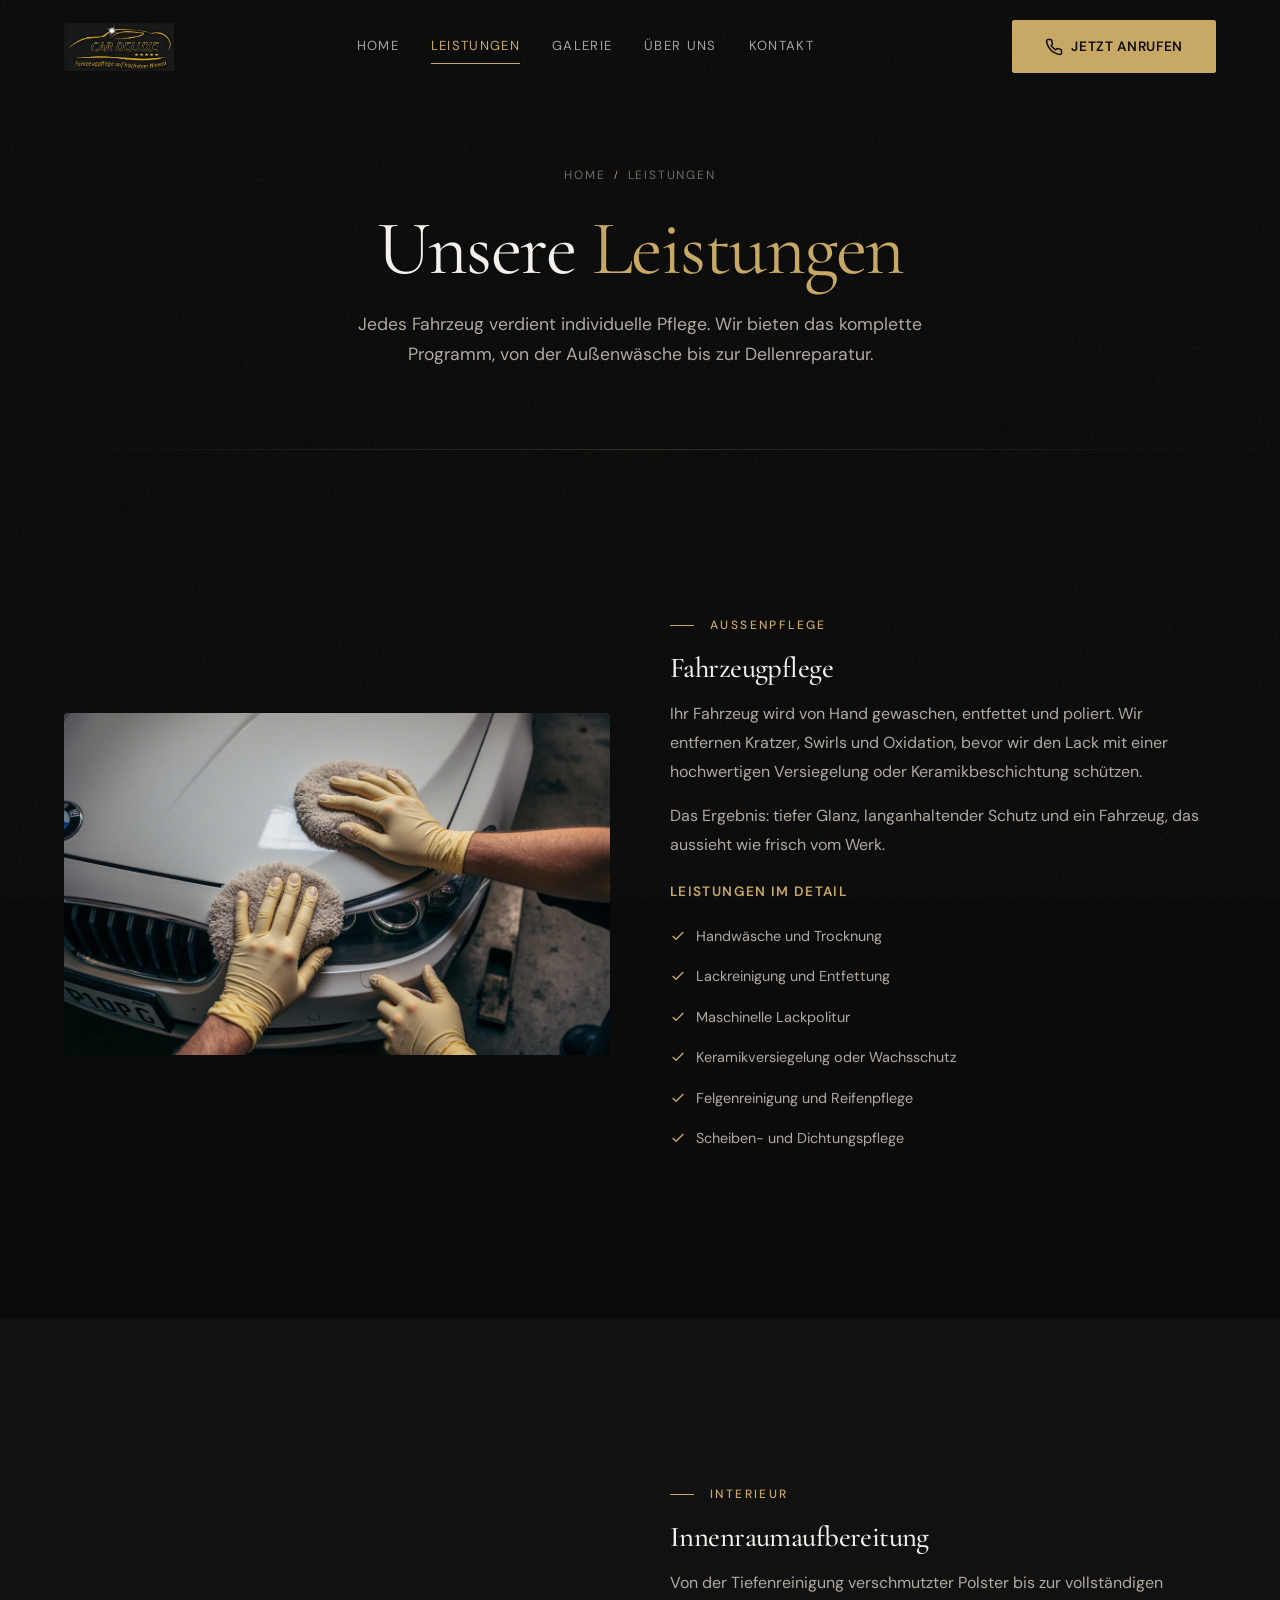
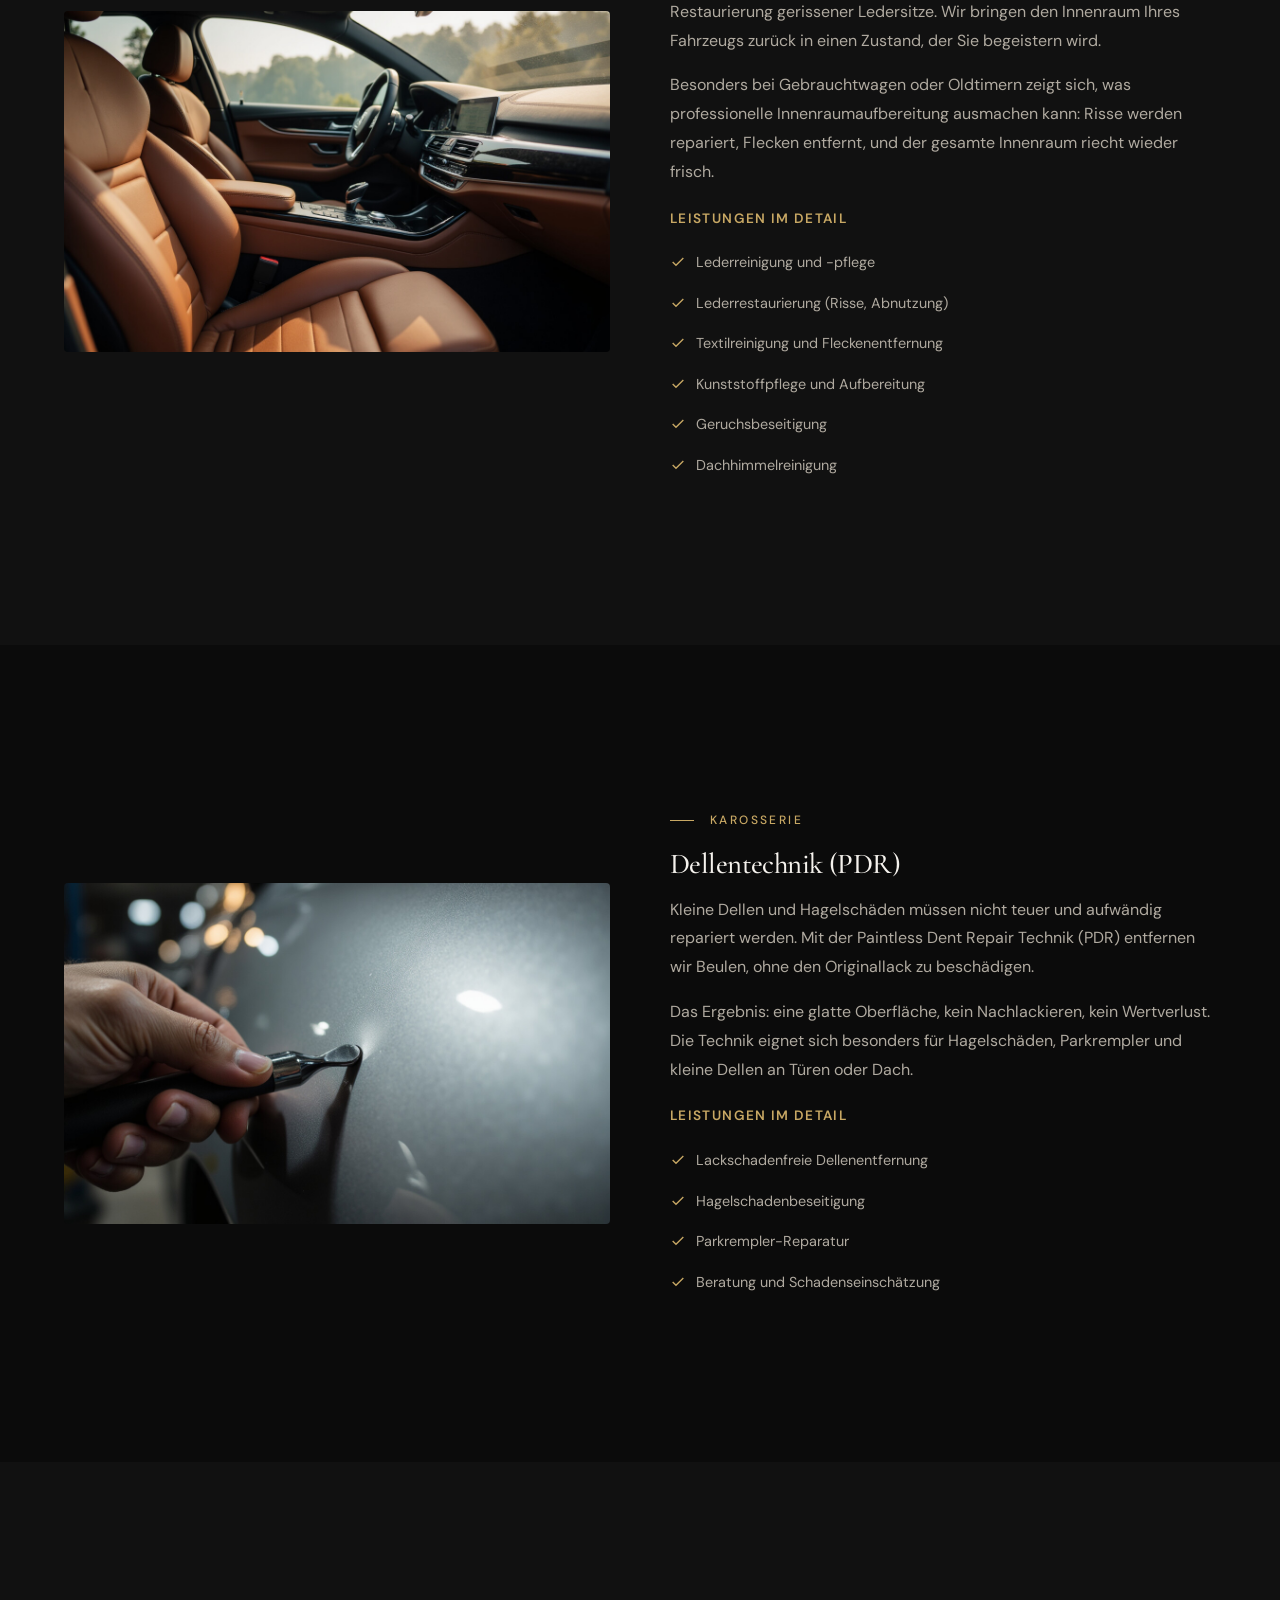
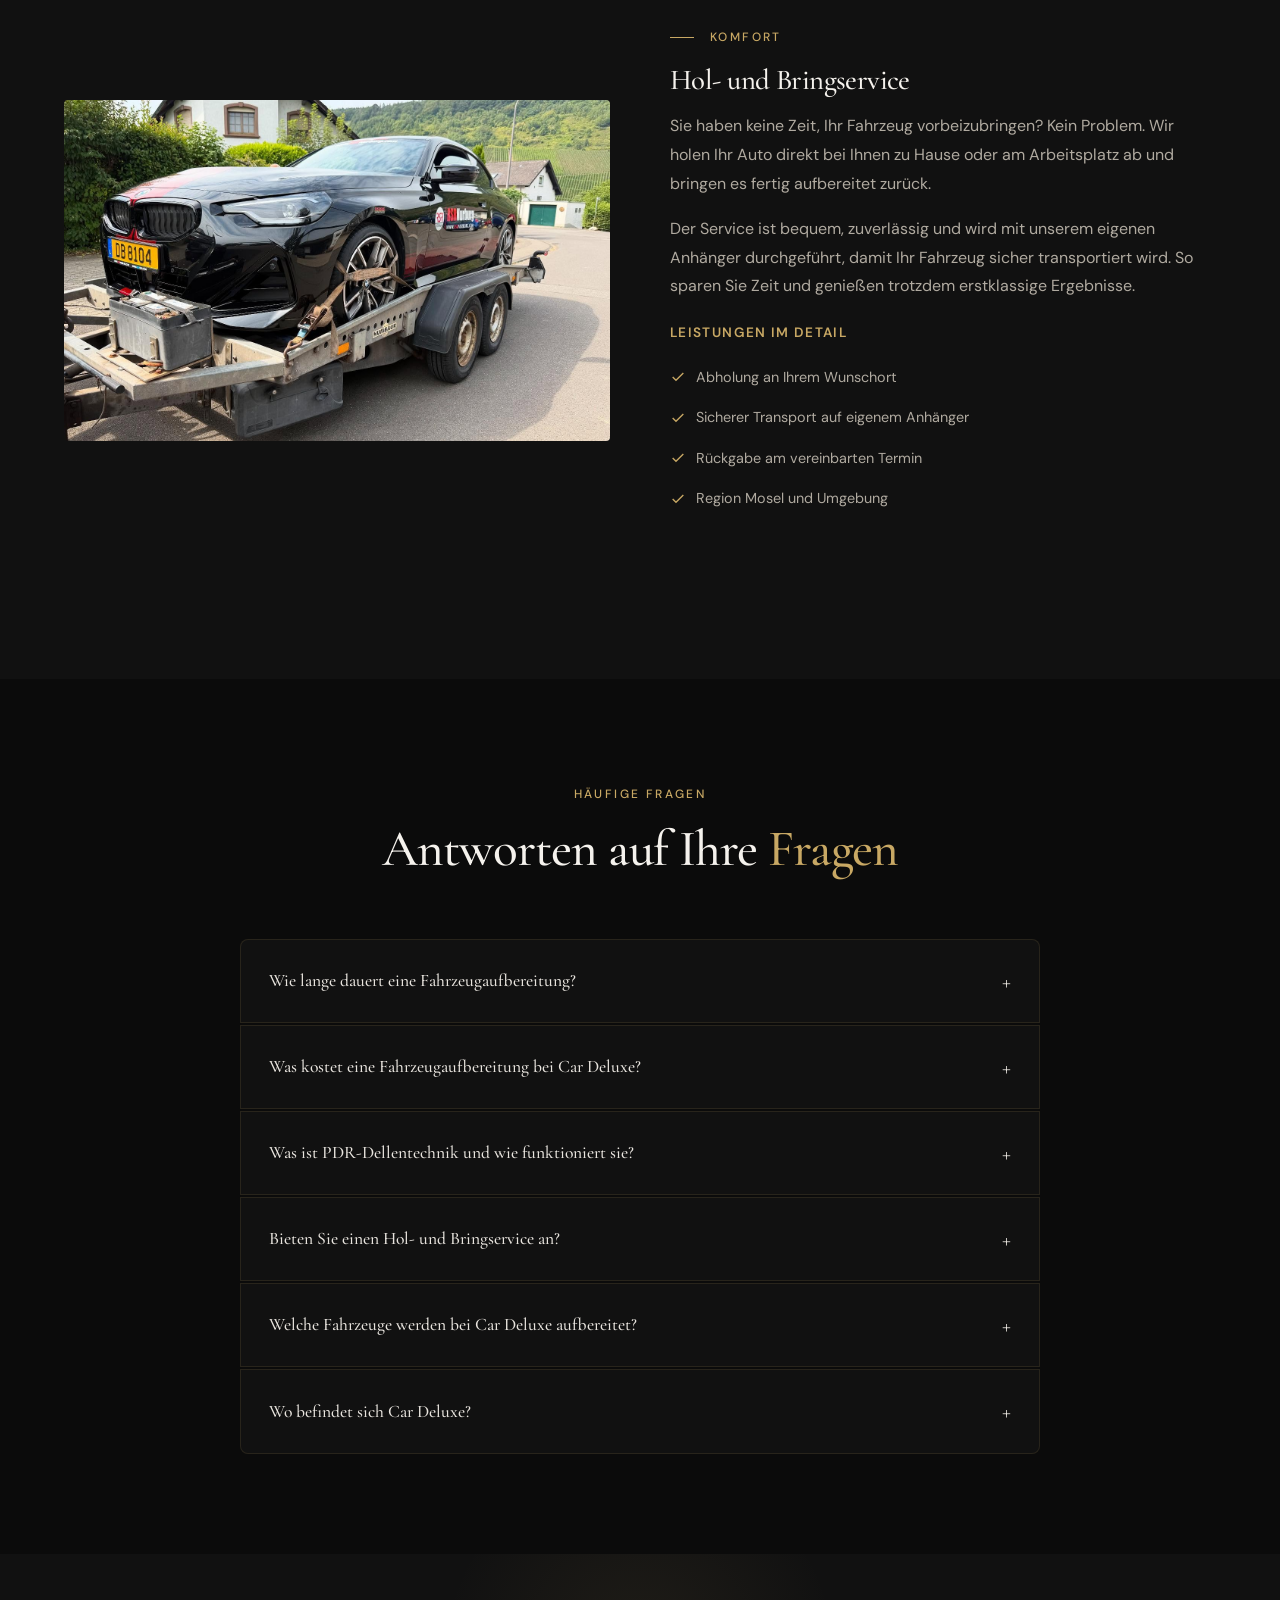
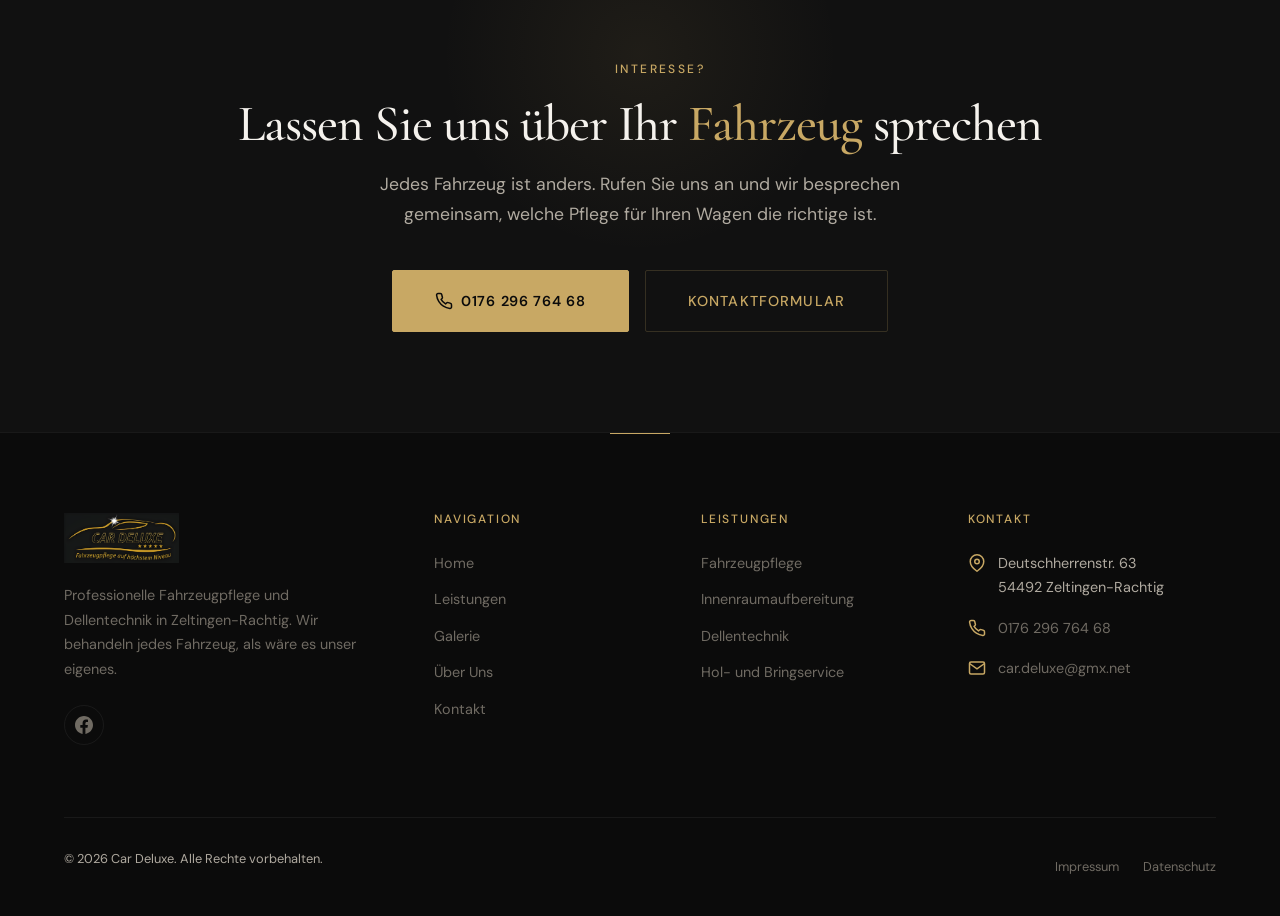
<file: leistungen.html>
<!DOCTYPE html>
<html lang="de">
<head>
    <meta charset="UTF-8">
    <meta name="viewport" content="width=device-width, initial-scale=1.0">
    <title>Leistungen | Car Deluxe Fahrzeugpflege in Zeltingen-Rachtig</title>
    <meta name="description" content="Fahrzeugpflege, Innenraumaufbereitung, Lederrestaurierung und Dellentechnik. Alle Leistungen von Car Deluxe im Überblick.">
    <meta property="og:title" content="Leistungen | Car Deluxe Fahrzeugpflege">
    <meta property="og:description" content="Fahrzeugpflege, Innenraumaufbereitung und Dellentechnik. Alle Leistungen im Überblick.">
    <meta property="og:type" content="website">
    <meta property="og:locale" content="de_DE">
    <meta property="og:url" content="https://car-deluxe.de/leistungen.html">
    <meta property="og:image" content="https://car-deluxe.de/images/services/services-hero.jpg">
    <meta property="og:site_name" content="Car Deluxe">
    <meta name="twitter:card" content="summary_large_image">
    <meta name="twitter:title" content="Leistungen | Car Deluxe Fahrzeugpflege">
    <meta name="twitter:description" content="Fahrzeugpflege, Innenraumaufbereitung und Dellentechnik. Alle Leistungen im Überblick.">
    <meta name="twitter:image" content="https://car-deluxe.de/images/services/services-hero.jpg">
    <link rel="canonical" href="https://car-deluxe.de/leistungen.html">
    <link rel="preconnect" href="https://fonts.googleapis.com">
    <link rel="preconnect" href="https://fonts.gstatic.com" crossorigin>
    <link href="https://fonts.googleapis.com/css2?family=Cormorant+Garamond:ital,wght@0,400;0,500;0,600;1,400;1,500&family=DM+Sans:ital,wght@0,400;0,500;0,600;0,700;1,400&display=swap" rel="stylesheet">
    <link rel="icon" type="image/x-icon" href="favicon.ico">
    <link rel="icon" type="image/png" sizes="32x32" href="favicon-32x32.png">
    <link rel="apple-touch-icon" sizes="180x180" href="apple-touch-icon.png">
    <link rel="stylesheet" href="styles.css?v=9">
</head>
<body>

    <div class="grain" aria-hidden="true"></div>

    <!-- Header -->
    <header class="header" id="header">
        <div class="container">
            <a href="index.html" class="header-logo">
                <img src="images/logo.png" alt="Car Deluxe">
            </a>
            <nav class="nav" id="nav">
                <a href="index.html" class="nav-link">Home</a>
                <a href="leistungen.html" class="nav-link active">Leistungen</a>
                <a href="galerie.html" class="nav-link">Galerie</a>
                <a href="ueber-uns.html" class="nav-link">Über Uns</a>
                <a href="kontakt.html" class="nav-link">Kontakt</a>
            </nav>
            <a href="tel:+4917629676468" class="btn btn--phone header-cta">
                <svg width="16" height="16" viewBox="0 0 24 24" fill="none" stroke="currentColor" stroke-width="2" stroke-linecap="round" stroke-linejoin="round"><path d="M22 16.92v3a2 2 0 0 1-2.18 2 19.79 19.79 0 0 1-8.63-3.07 19.5 19.5 0 0 1-6-6 19.79 19.79 0 0 1-3.07-8.67A2 2 0 0 1 4.11 2h3a2 2 0 0 1 2 1.72 12.84 12.84 0 0 0 .7 2.81 2 2 0 0 1-.45 2.11L8.09 9.91a16 16 0 0 0 6 6l1.27-1.27a2 2 0 0 1 2.11-.45 12.84 12.84 0 0 0 2.81.7A2 2 0 0 1 22 16.92z"></path></svg>
                Jetzt anrufen
            </a>
            <button class="hamburger" id="hamburger" aria-label="Menü öffnen">
                <span></span><span></span><span></span>
            </button>
        </div>
    </header>

    <div class="mobile-nav-overlay" id="mobile-nav">
        <div class="mobile-nav-content">
            <a href="index.html" class="nav-link">Home</a>
            <a href="leistungen.html" class="nav-link active">Leistungen</a>
            <a href="galerie.html" class="nav-link">Galerie</a>
            <a href="ueber-uns.html" class="nav-link">Über Uns</a>
            <a href="kontakt.html" class="nav-link">Kontakt</a>
            <a href="tel:+4917629676468" class="btn btn--gold">Jetzt anrufen</a>
        </div>
    </div>

    <!-- Page Hero -->
    <section class="page-hero">
        <div class="container">
            <nav class="breadcrumb" aria-label="Breadcrumb">
                <a href="index.html">Home</a>
                <span class="breadcrumb-sep">/</span>
                <span>Leistungen</span>
            </nav>
            <h1>Unsere <span class="text-gold">Leistungen</span></h1>
            <p class="page-hero-sub">Jedes Fahrzeug verdient individuelle Pflege. Wir bieten das komplette Programm, von der Außenwäsche bis zur Dellenreparatur.</p>
        </div>
    </section>

    <!-- Fahrzeugpflege -->
    <section id="fahrzeugpflege" style="padding: var(--section-padding) 0;">
        <div class="container">
            <div class="service-detail fade-in">
                <div class="service-detail-image">
                    <img src="images/services/service-aussenpflege.jpg" alt="Professionelle Handwäsche mit Schaumwaschmittel auf Motorhaube">
                </div>
                <div class="service-detail-content">
                    <span class="section-label">Außenpflege</span>
                    <h3>Fahrzeugpflege</h3>
                    <p>Ihr Fahrzeug wird von Hand gewaschen, entfettet und poliert. Wir entfernen Kratzer, Swirls und Oxidation, bevor wir den Lack mit einer hochwertigen Versiegelung oder Keramikbeschichtung schützen.</p>
                    <p>Das Ergebnis: tiefer Glanz, langanhaltender Schutz und ein Fahrzeug, das aussieht wie frisch vom Werk.</p>
                    <div class="service-includes">
                        <h4>Leistungen im Detail</h4>
                        <ul>
                            <li>
                                <svg width="16" height="16" viewBox="0 0 24 24" fill="none" stroke="currentColor" stroke-width="2"><polyline points="20 6 9 17 4 12"></polyline></svg>
                                Handwäsche und Trocknung
                            </li>
                            <li>
                                <svg width="16" height="16" viewBox="0 0 24 24" fill="none" stroke="currentColor" stroke-width="2"><polyline points="20 6 9 17 4 12"></polyline></svg>
                                Lackreinigung und Entfettung
                            </li>
                            <li>
                                <svg width="16" height="16" viewBox="0 0 24 24" fill="none" stroke="currentColor" stroke-width="2"><polyline points="20 6 9 17 4 12"></polyline></svg>
                                Maschinelle Lackpolitur
                            </li>
                            <li>
                                <svg width="16" height="16" viewBox="0 0 24 24" fill="none" stroke="currentColor" stroke-width="2"><polyline points="20 6 9 17 4 12"></polyline></svg>
                                Keramikversiegelung oder Wachsschutz
                            </li>
                            <li>
                                <svg width="16" height="16" viewBox="0 0 24 24" fill="none" stroke="currentColor" stroke-width="2"><polyline points="20 6 9 17 4 12"></polyline></svg>
                                Felgenreinigung und Reifenpflege
                            </li>
                            <li>
                                <svg width="16" height="16" viewBox="0 0 24 24" fill="none" stroke="currentColor" stroke-width="2"><polyline points="20 6 9 17 4 12"></polyline></svg>
                                Scheiben- und Dichtungspflege
                            </li>
                        </ul>
                    </div>
                </div>
            </div>
        </div>
    </section>

    <!-- Innenraumaufbereitung -->
    <section id="innenraum" class="section--surface" style="padding: var(--section-padding) 0;">
        <div class="container">
            <div class="service-detail fade-in">
                <div class="service-detail-image">
                    <img src="images/services/service-innenraum.jpg" alt="Frisch aufbereitetes Leder-Cockpit eines Luxusfahrzeugs">
                </div>
                <div class="service-detail-content">
                    <span class="section-label">Interieur</span>
                    <h3>Innenraumaufbereitung</h3>
                    <p>Von der Tiefenreinigung verschmutzter Polster bis zur vollständigen Restaurierung gerissener Ledersitze. Wir bringen den Innenraum Ihres Fahrzeugs zurück in einen Zustand, der Sie begeistern wird.</p>
                    <p>Besonders bei Gebrauchtwagen oder Oldtimern zeigt sich, was professionelle Innenraumaufbereitung ausmachen kann: Risse werden repariert, Flecken entfernt, und der gesamte Innenraum riecht wieder frisch.</p>
                    <div class="service-includes">
                        <h4>Leistungen im Detail</h4>
                        <ul>
                            <li>
                                <svg width="16" height="16" viewBox="0 0 24 24" fill="none" stroke="currentColor" stroke-width="2"><polyline points="20 6 9 17 4 12"></polyline></svg>
                                Lederreinigung und -pflege
                            </li>
                            <li>
                                <svg width="16" height="16" viewBox="0 0 24 24" fill="none" stroke="currentColor" stroke-width="2"><polyline points="20 6 9 17 4 12"></polyline></svg>
                                Lederrestaurierung (Risse, Abnutzung)
                            </li>
                            <li>
                                <svg width="16" height="16" viewBox="0 0 24 24" fill="none" stroke="currentColor" stroke-width="2"><polyline points="20 6 9 17 4 12"></polyline></svg>
                                Textilreinigung und Fleckenentfernung
                            </li>
                            <li>
                                <svg width="16" height="16" viewBox="0 0 24 24" fill="none" stroke="currentColor" stroke-width="2"><polyline points="20 6 9 17 4 12"></polyline></svg>
                                Kunststoffpflege und Aufbereitung
                            </li>
                            <li>
                                <svg width="16" height="16" viewBox="0 0 24 24" fill="none" stroke="currentColor" stroke-width="2"><polyline points="20 6 9 17 4 12"></polyline></svg>
                                Geruchsbeseitigung
                            </li>
                            <li>
                                <svg width="16" height="16" viewBox="0 0 24 24" fill="none" stroke="currentColor" stroke-width="2"><polyline points="20 6 9 17 4 12"></polyline></svg>
                                Dachhimmelreinigung
                            </li>
                        </ul>
                    </div>
                </div>
            </div>
        </div>
    </section>

    <!-- Dellentechnik -->
    <section id="dellentechnik" style="padding: var(--section-padding) 0;">
        <div class="container">
            <div class="service-detail fade-in">
                <div class="service-detail-image">
                    <img src="images/services/service-dellentechnik.jpg" alt="PDR-Werkzeug bei der Dellenreparatur an einer Autotür">
                </div>
                <div class="service-detail-content">
                    <span class="section-label">Karosserie</span>
                    <h3>Dellentechnik (PDR)</h3>
                    <p>Kleine Dellen und Hagelschäden müssen nicht teuer und aufwändig repariert werden. Mit der Paintless Dent Repair Technik (PDR) entfernen wir Beulen, ohne den Originallack zu beschädigen.</p>
                    <p>Das Ergebnis: eine glatte Oberfläche, kein Nachlackieren, kein Wertverlust. Die Technik eignet sich besonders für Hagelschäden, Parkrempler und kleine Dellen an Türen oder Dach.</p>
                    <div class="service-includes">
                        <h4>Leistungen im Detail</h4>
                        <ul>
                            <li>
                                <svg width="16" height="16" viewBox="0 0 24 24" fill="none" stroke="currentColor" stroke-width="2"><polyline points="20 6 9 17 4 12"></polyline></svg>
                                Lackschadenfreie Dellenentfernung
                            </li>
                            <li>
                                <svg width="16" height="16" viewBox="0 0 24 24" fill="none" stroke="currentColor" stroke-width="2"><polyline points="20 6 9 17 4 12"></polyline></svg>
                                Hagelschadenbeseitigung
                            </li>
                            <li>
                                <svg width="16" height="16" viewBox="0 0 24 24" fill="none" stroke="currentColor" stroke-width="2"><polyline points="20 6 9 17 4 12"></polyline></svg>
                                Parkrempler-Reparatur
                            </li>
                            <li>
                                <svg width="16" height="16" viewBox="0 0 24 24" fill="none" stroke="currentColor" stroke-width="2"><polyline points="20 6 9 17 4 12"></polyline></svg>
                                Beratung und Schadenseinschätzung
                            </li>
                        </ul>
                    </div>
                </div>
            </div>
        </div>
    </section>

    <!-- Hol- und Bringservice -->
    <section id="holbring" class="section--surface" style="padding: var(--section-padding) 0;">
        <div class="container">
            <div class="service-detail fade-in">
                <div class="service-detail-image">
                    <img src="images/gallery/bmw-pickup-service.jpg" alt="BMW M240i auf dem Anhänger, Hol- und Bringservice von Car Deluxe">
                </div>
                <div class="service-detail-content">
                    <span class="section-label">Komfort</span>
                    <h3>Hol- und Bringservice</h3>
                    <p>Sie haben keine Zeit, Ihr Fahrzeug vorbeizubringen? Kein Problem. Wir holen Ihr Auto direkt bei Ihnen zu Hause oder am Arbeitsplatz ab und bringen es fertig aufbereitet zurück.</p>
                    <p>Der Service ist bequem, zuverlässig und wird mit unserem eigenen Anhänger durchgeführt, damit Ihr Fahrzeug sicher transportiert wird. So sparen Sie Zeit und genießen trotzdem erstklassige Ergebnisse.</p>
                    <div class="service-includes">
                        <h4>Leistungen im Detail</h4>
                        <ul>
                            <li>
                                <svg width="16" height="16" viewBox="0 0 24 24" fill="none" stroke="currentColor" stroke-width="2"><polyline points="20 6 9 17 4 12"></polyline></svg>
                                Abholung an Ihrem Wunschort
                            </li>
                            <li>
                                <svg width="16" height="16" viewBox="0 0 24 24" fill="none" stroke="currentColor" stroke-width="2"><polyline points="20 6 9 17 4 12"></polyline></svg>
                                Sicherer Transport auf eigenem Anhänger
                            </li>
                            <li>
                                <svg width="16" height="16" viewBox="0 0 24 24" fill="none" stroke="currentColor" stroke-width="2"><polyline points="20 6 9 17 4 12"></polyline></svg>
                                Rückgabe am vereinbarten Termin
                            </li>
                            <li>
                                <svg width="16" height="16" viewBox="0 0 24 24" fill="none" stroke="currentColor" stroke-width="2"><polyline points="20 6 9 17 4 12"></polyline></svg>
                                Region Mosel und Umgebung
                            </li>
                        </ul>
                    </div>
                </div>
            </div>
        </div>
    </section>

    <!-- FAQ Section -->
    <section style="padding: var(--section-padding) 0;">
        <div class="container container--narrow">
            <div class="section-header center fade-in">
                <span class="section-label">Häufige Fragen</span>
                <h2 class="section-title">Antworten auf Ihre <span class="text-gold">Fragen</span></h2>
            </div>
            <div class="faq-list fade-in">
                <details class="faq-item">
                    <summary class="faq-question">Wie lange dauert eine Fahrzeugaufbereitung?</summary>
                    <div class="faq-answer">
                        <p>Die Dauer hängt vom Umfang der Arbeiten und dem Zustand Ihres Fahrzeugs ab. Eine reine Aussenpflege mit Handwäsche und Politur dauert etwa 3 bis 5 Stunden. Eine komplette Aufbereitung mit Innenraum und Aussenbereich kann einen ganzen Tag in Anspruch nehmen. Wir nehmen uns für jedes Fahrzeug die Zeit, die es braucht.</p>
                    </div>
                </details>
                <details class="faq-item">
                    <summary class="faq-question">Was kostet eine Fahrzeugaufbereitung bei Car Deluxe?</summary>
                    <div class="faq-answer">
                        <p>Die Kosten richten sich nach dem Fahrzeugtyp, dem aktuellen Zustand und den gewünschten Leistungen. Da jedes Fahrzeug anders ist, erstellen wir Ihnen nach einem kurzen Gespräch ein individuelles Angebot. Rufen Sie uns einfach an unter 0176 296 764 68.</p>
                    </div>
                </details>
                <details class="faq-item">
                    <summary class="faq-question">Was ist PDR-Dellentechnik und wie funktioniert sie?</summary>
                    <div class="faq-answer">
                        <p>PDR steht für Paintless Dent Repair, also die lackschonende Dellenentfernung. Mit speziellen Werkzeugen werden Dellen von der Rückseite des Blechs vorsichtig herausgedrückt, ohne den Originallack zu beschädigen. Die Technik eignet sich besonders für Hagelschäden, Parkrempler und kleinere Beulen. Das Ergebnis: eine glatte Oberfläche, kein Nachlackieren und kein Wertverlust Ihres Fahrzeugs.</p>
                    </div>
                </details>
                <details class="faq-item">
                    <summary class="faq-question">Bieten Sie einen Hol- und Bringservice an?</summary>
                    <div class="faq-answer">
                        <p>Ja, wir holen Ihr Fahrzeug direkt bei Ihnen zu Hause oder am Arbeitsplatz ab und bringen es nach der Aufbereitung wieder zurück. Der Transport erfolgt sicher auf unserem eigenen Anhänger. Der Service ist in der Region Mosel und Umgebung verfügbar.</p>
                    </div>
                </details>
                <details class="faq-item">
                    <summary class="faq-question">Welche Fahrzeuge werden bei Car Deluxe aufbereitet?</summary>
                    <div class="faq-answer">
                        <p>Wir arbeiten an allen Fahrzeugtypen: Limousinen, SUVs, Sportwagen, Oldtimer, Geländewagen und Transporter. Ob Ihr Auto drei Monate oder dreissig Jahre alt ist, wir bringen es in Bestzustand. Besonders bei Oldtimern und Liebhaberfahrzeugen zeigt sich, was professionelle Aufbereitung bewirken kann.</p>
                    </div>
                </details>
                <details class="faq-item">
                    <summary class="faq-question">Wo befindet sich Car Deluxe?</summary>
                    <div class="faq-answer">
                        <p>Car Deluxe befindet sich in der Deutschherrenstrasse 63, 54492 Zeltingen-Rachtig an der Mosel. Wir sind telefonisch erreichbar unter 0176 296 764 68 oder per E-Mail an car.deluxe@gmx.net.</p>
                    </div>
                </details>
            </div>
        </div>
    </section>

    <!-- CTA Section -->
    <section class="cta-section">
        <div class="container">
            <div class="fade-in" style="text-align: center;">
                <span class="section-label section-label--no-line">Interesse?</span>
                <h2>Lassen Sie uns über Ihr <span class="text-gold">Fahrzeug</span> sprechen</h2>
                <p class="section-subtitle" style="margin: 0 auto 40px;">Jedes Fahrzeug ist anders. Rufen Sie uns an und wir besprechen gemeinsam, welche Pflege für Ihren Wagen die richtige ist.</p>
                <div class="cta-actions">
                    <a href="tel:+4917629676468" class="btn btn--gold btn--large btn--phone">
                        <svg width="18" height="18" viewBox="0 0 24 24" fill="none" stroke="currentColor" stroke-width="2" stroke-linecap="round" stroke-linejoin="round"><path d="M22 16.92v3a2 2 0 0 1-2.18 2 19.79 19.79 0 0 1-8.63-3.07 19.5 19.5 0 0 1-6-6 19.79 19.79 0 0 1-3.07-8.67A2 2 0 0 1 4.11 2h3a2 2 0 0 1 2 1.72 12.84 12.84 0 0 0 .7 2.81 2 2 0 0 1-.45 2.11L8.09 9.91a16 16 0 0 0 6 6l1.27-1.27a2 2 0 0 1 2.11-.45 12.84 12.84 0 0 0 2.81.7A2 2 0 0 1 22 16.92z"></path></svg>
                        0176 296 764 68
                    </a>
                    <a href="kontakt.html" class="btn btn--outline btn--large">Kontaktformular</a>
                </div>
            </div>
        </div>
    </section>

    <!-- Footer -->
    <footer class="footer">
        <div class="container">
            <div class="footer-grid">
                <div class="footer-col">
                    <img src="images/logo.png" alt="Car Deluxe" class="footer-logo">
                    <p class="footer-about">Professionelle Fahrzeugpflege und Dellentechnik in Zeltingen-Rachtig. Wir behandeln jedes Fahrzeug, als wäre es unser eigenes.</p>
                    <div class="footer-social">
                        <a href="https://www.facebook.com/cardeluxe" target="_blank" rel="noopener" aria-label="Facebook">
                            <svg width="18" height="18" viewBox="0 0 24 24" fill="currentColor"><path d="M24 12.073c0-6.627-5.373-12-12-12s-12 5.373-12 12c0 5.99 4.388 10.954 10.125 11.854v-8.385H7.078v-3.47h3.047V9.43c0-3.007 1.792-4.669 4.533-4.669 1.312 0 2.686.235 2.686.235v2.953H15.83c-1.491 0-1.956.925-1.956 1.874v2.25h3.328l-.532 3.47h-2.796v8.385C19.612 23.027 24 18.062 24 12.073z"/></svg>
                        </a>
                    </div>
                </div>
                <div class="footer-col">
                    <h4>Navigation</h4>
                    <a href="index.html">Home</a>
                    <a href="leistungen.html">Leistungen</a>
                    <a href="galerie.html">Galerie</a>
                    <a href="ueber-uns.html">Über Uns</a>
                    <a href="kontakt.html">Kontakt</a>
                </div>
                <div class="footer-col">
                    <h4>Leistungen</h4>
                    <a href="leistungen.html">Fahrzeugpflege</a>
                    <a href="leistungen.html#innenraum">Innenraumaufbereitung</a>
                    <a href="leistungen.html#dellentechnik">Dellentechnik</a>
                    <a href="leistungen.html#holbring">Hol- und Bringservice</a>
                </div>
                <div class="footer-col">
                    <h4>Kontakt</h4>
                    <div class="footer-contact-item">
                        <svg width="16" height="16" viewBox="0 0 24 24" fill="none" stroke="currentColor" stroke-width="2"><path d="M21 10c0 7-9 13-9 13s-9-6-9-13a9 9 0 0 1 18 0z"></path><circle cx="12" cy="10" r="3"></circle></svg>
                        <p>Deutschherrenstr. 63<br>54492 Zeltingen-Rachtig</p>
                    </div>
                    <div class="footer-contact-item">
                        <svg width="16" height="16" viewBox="0 0 24 24" fill="none" stroke="currentColor" stroke-width="2"><path d="M22 16.92v3a2 2 0 0 1-2.18 2 19.79 19.79 0 0 1-8.63-3.07 19.5 19.5 0 0 1-6-6 19.79 19.79 0 0 1-3.07-8.67A2 2 0 0 1 4.11 2h3a2 2 0 0 1 2 1.72 12.84 12.84 0 0 0 .7 2.81 2 2 0 0 1-.45 2.11L8.09 9.91a16 16 0 0 0 6 6l1.27-1.27a2 2 0 0 1 2.11-.45 12.84 12.84 0 0 0 2.81.7A2 2 0 0 1 22 16.92z"></path></svg>
                        <a href="tel:+4917629676468">0176 296 764 68</a>
                    </div>
                    <div class="footer-contact-item">
                        <svg width="16" height="16" viewBox="0 0 24 24" fill="none" stroke="currentColor" stroke-width="2"><path d="M4 4h16c1.1 0 2 .9 2 2v12c0 1.1-.9 2-2 2H4c-1.1 0-2-.9-2-2V6c0-1.1.9-2 2-2z"></path><polyline points="22,6 12,13 2,6"></polyline></svg>
                        <a href="mailto:car.deluxe@gmx.net">car.deluxe@gmx.net</a>
                    </div>
                </div>
            </div>
            <div class="footer-bottom">
                <p>&copy; 2026 Car Deluxe. Alle Rechte vorbehalten.</p>
                <div class="footer-legal">
                    <a href="impressum.html">Impressum</a>
                    <a href="datenschutz.html">Datenschutz</a>
                </div>
            </div>
        </div>
    </footer>

    <a href="tel:+4917629676468" class="mobile-phone-cta" aria-label="Jetzt anrufen">
        <svg width="22" height="22" viewBox="0 0 24 24" fill="none" stroke="currentColor" stroke-width="2" stroke-linecap="round" stroke-linejoin="round"><path d="M22 16.92v3a2 2 0 0 1-2.18 2 19.79 19.79 0 0 1-8.63-3.07 19.5 19.5 0 0 1-6-6 19.79 19.79 0 0 1-3.07-8.67A2 2 0 0 1 4.11 2h3a2 2 0 0 1 2 1.72 12.84 12.84 0 0 0 .7 2.81 2 2 0 0 1-.45 2.11L8.09 9.91a16 16 0 0 0 6 6l1.27-1.27a2 2 0 0 1 2.11-.45 12.84 12.84 0 0 0 2.81.7A2 2 0 0 1 22 16.92z"></path></svg>
    </a>

    <!-- JSON-LD Schema -->
    <script type="application/ld+json">
    {
        "@context": "https://schema.org",
        "@graph": [
            {
                "@type": "BreadcrumbList",
                "itemListElement": [
                    {
                        "@type": "ListItem",
                        "position": 1,
                        "name": "Home",
                        "item": "https://car-deluxe.de/"
                    },
                    {
                        "@type": "ListItem",
                        "position": 2,
                        "name": "Leistungen"
                    }
                ]
            },
            {
                "@type": "WebPage",
                "@id": "https://car-deluxe.de/leistungen.html",
                "url": "https://car-deluxe.de/leistungen.html",
                "name": "Leistungen | Car Deluxe Fahrzeugpflege",
                "description": "Fahrzeugpflege, Innenraumaufbereitung, Lederrestaurierung und Dellentechnik. Alle Leistungen von Car Deluxe im Ueberblick.",
                "isPartOf": { "@id": "https://car-deluxe.de/#website" },
                "inLanguage": "de-DE"
            },
            {
                "@type": "ItemList",
                "name": "Car Deluxe Leistungen",
                "description": "Professionelle Fahrzeugpflege-Leistungen in Zeltingen-Rachtig",
                "numberOfItems": 4,
                "itemListElement": [
                    {
                        "@type": "Service",
                        "position": 1,
                        "name": "Aussenpflege",
                        "description": "Professionelle Handwaesche, Lackreinigung, Politur, Versiegelung und Keramikbeschichtung fuer langanhaltenden Glanz und optimalen Lackschutz.",
                        "provider": { "@id": "https://car-deluxe.de/#organization" },
                        "areaServed": "Zeltingen-Rachtig",
                        "image": "https://car-deluxe.de/images/services/service-aussenpflege.jpg"
                    },
                    {
                        "@type": "Service",
                        "position": 2,
                        "name": "Innenraumaufbereitung",
                        "description": "Tiefenreinigung von Polstern, Teppichen und Verkleidungen. Lederrestaurierung, Geruchsneutralisation und Textilpflege fuer ein makelloses Interieur.",
                        "provider": { "@id": "https://car-deluxe.de/#organization" },
                        "areaServed": "Zeltingen-Rachtig",
                        "image": "https://car-deluxe.de/images/services/service-innenraum.jpg"
                    },
                    {
                        "@type": "Service",
                        "position": 3,
                        "name": "Dellentechnik (PDR)",
                        "description": "Lackschonende Dellenentfernung ohne Lackierung. Professionelle PDR-Technik fuer Hagelschaeden, Parkdellen und andere Verformungen.",
                        "provider": { "@id": "https://car-deluxe.de/#organization" },
                        "areaServed": "Zeltingen-Rachtig",
                        "image": "https://car-deluxe.de/images/services/service-dellentechnik.jpg"
                    },
                    {
                        "@type": "Service",
                        "position": 4,
                        "name": "Hol- und Bringservice",
                        "description": "Kostenloser Hol- und Bringservice im Umkreis. Wir holen Ihr Fahrzeug ab und bringen es fertig aufbereitet zurueck.",
                        "provider": { "@id": "https://car-deluxe.de/#organization" },
                        "areaServed": "Zeltingen-Rachtig"
                    }
                ]
            },
            {
                "@type": "FAQPage",
                "mainEntity": [
                    {
                        "@type": "Question",
                        "name": "Wie lange dauert eine Fahrzeugaufbereitung?",
                        "acceptedAnswer": {
                            "@type": "Answer",
                            "text": "Die Dauer haengt vom Umfang der Arbeiten und dem Zustand Ihres Fahrzeugs ab. Eine reine Aussenpflege mit Handwaesche und Politur dauert etwa 3 bis 5 Stunden. Eine komplette Aufbereitung mit Innenraum und Aussenbereich kann einen ganzen Tag in Anspruch nehmen."
                        }
                    },
                    {
                        "@type": "Question",
                        "name": "Was kostet eine Fahrzeugaufbereitung bei Car Deluxe?",
                        "acceptedAnswer": {
                            "@type": "Answer",
                            "text": "Die Kosten richten sich nach dem Fahrzeugtyp, dem aktuellen Zustand und den gewuenschten Leistungen. Da jedes Fahrzeug anders ist, erstellen wir Ihnen nach einem kurzen Gespraech ein individuelles Angebot. Rufen Sie uns einfach an unter 0176 296 764 68."
                        }
                    },
                    {
                        "@type": "Question",
                        "name": "Was ist PDR-Dellentechnik und wie funktioniert sie?",
                        "acceptedAnswer": {
                            "@type": "Answer",
                            "text": "PDR steht fuer Paintless Dent Repair, also die lackschonende Dellenentfernung. Mit speziellen Werkzeugen werden Dellen von der Rueckseite des Blechs vorsichtig herausgedrueckt, ohne den Originallack zu beschaedigen. Die Technik eignet sich besonders fuer Hagelschaeden, Parkrempler und kleinere Beulen."
                        }
                    },
                    {
                        "@type": "Question",
                        "name": "Bieten Sie einen Hol- und Bringservice an?",
                        "acceptedAnswer": {
                            "@type": "Answer",
                            "text": "Ja, wir holen Ihr Fahrzeug direkt bei Ihnen zu Hause oder am Arbeitsplatz ab und bringen es nach der Aufbereitung wieder zurueck. Der Transport erfolgt sicher auf unserem eigenen Anhaenger. Der Service ist in der Region Mosel und Umgebung verfuegbar."
                        }
                    },
                    {
                        "@type": "Question",
                        "name": "Welche Fahrzeuge werden bei Car Deluxe aufbereitet?",
                        "acceptedAnswer": {
                            "@type": "Answer",
                            "text": "Wir arbeiten an allen Fahrzeugtypen: Limousinen, SUVs, Sportwagen, Oldtimer, Gelaendewagen und Transporter. Ob Ihr Auto drei Monate oder dreissig Jahre alt ist, wir bringen es in Bestzustand."
                        }
                    },
                    {
                        "@type": "Question",
                        "name": "Wo befindet sich Car Deluxe?",
                        "acceptedAnswer": {
                            "@type": "Answer",
                            "text": "Car Deluxe befindet sich in der Deutschherrenstrasse 63, 54492 Zeltingen-Rachtig an der Mosel. Telefonisch erreichbar unter 0176 296 764 68 oder per E-Mail an car.deluxe@gmx.net."
                        }
                    }
                ]
            }
        ]
    }
    </script>

    <script src="script.js?v=6"></script>
</body>
</html>
</file>
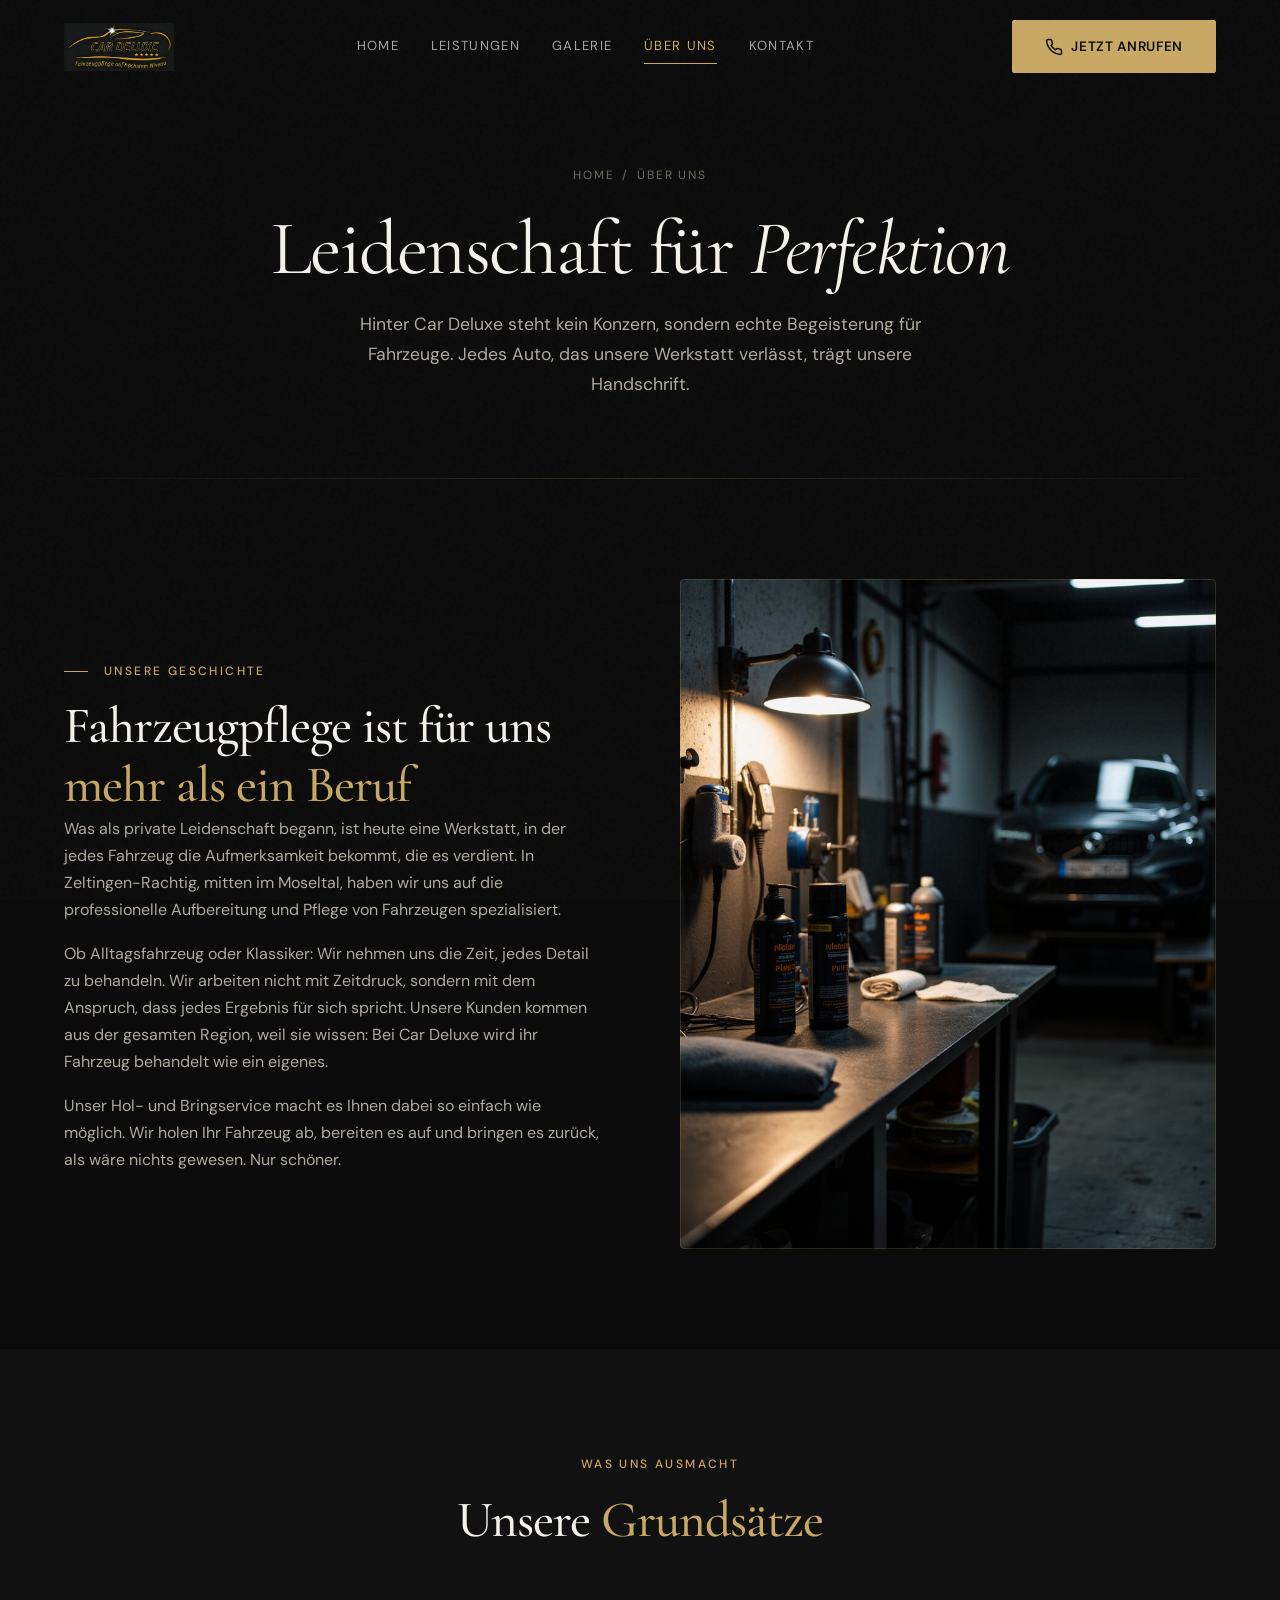
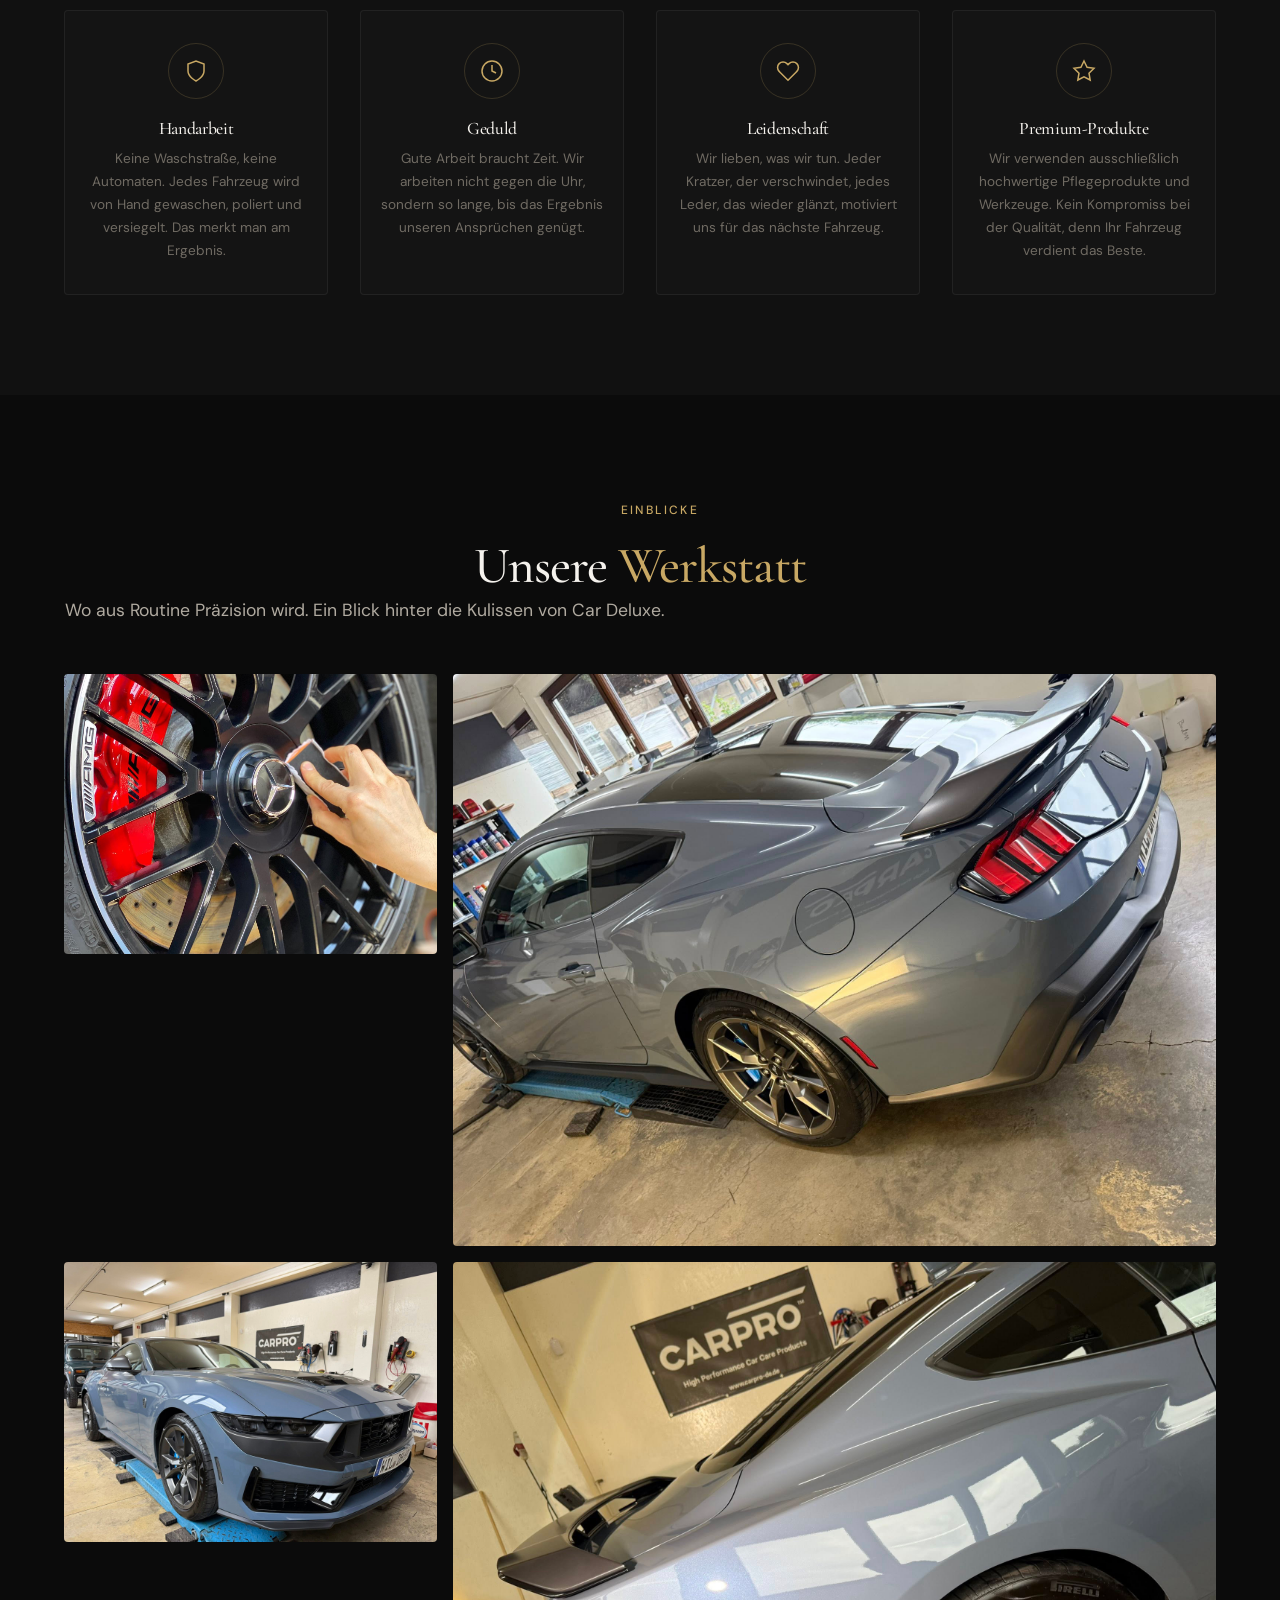
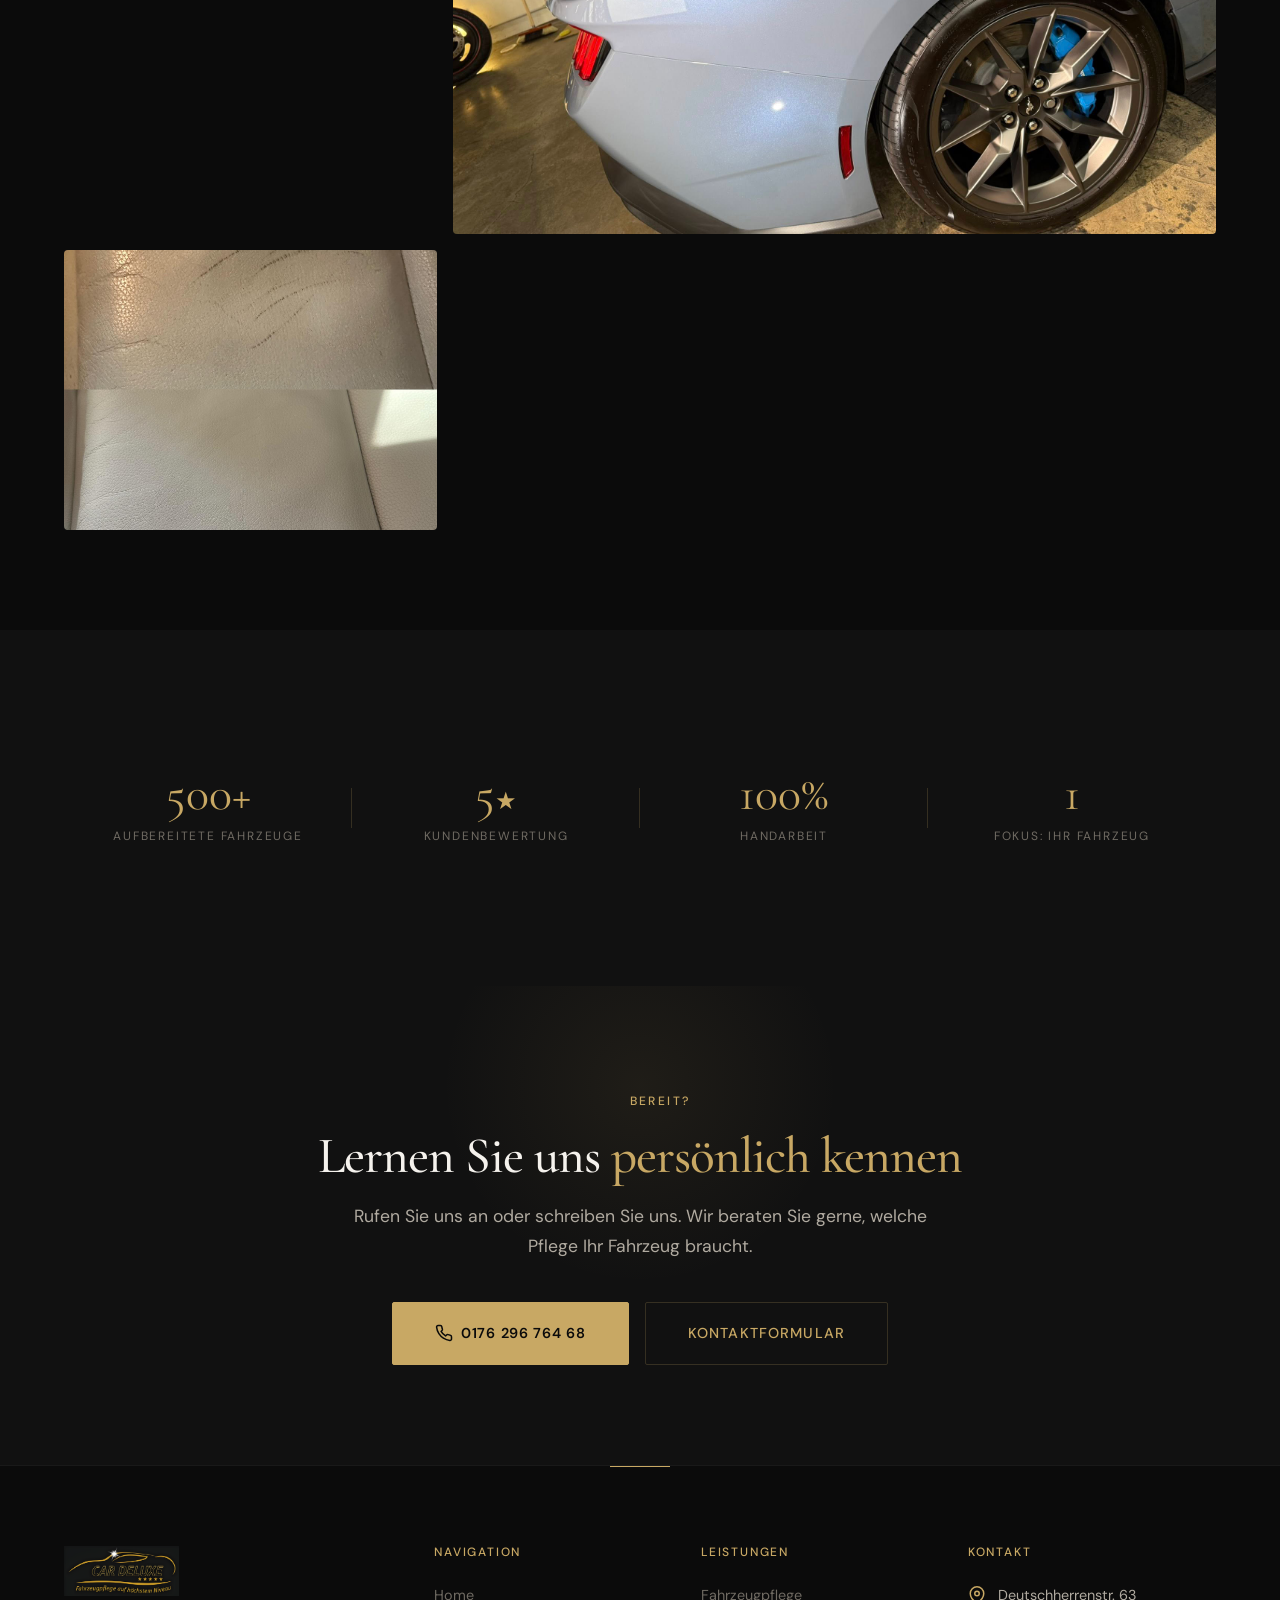
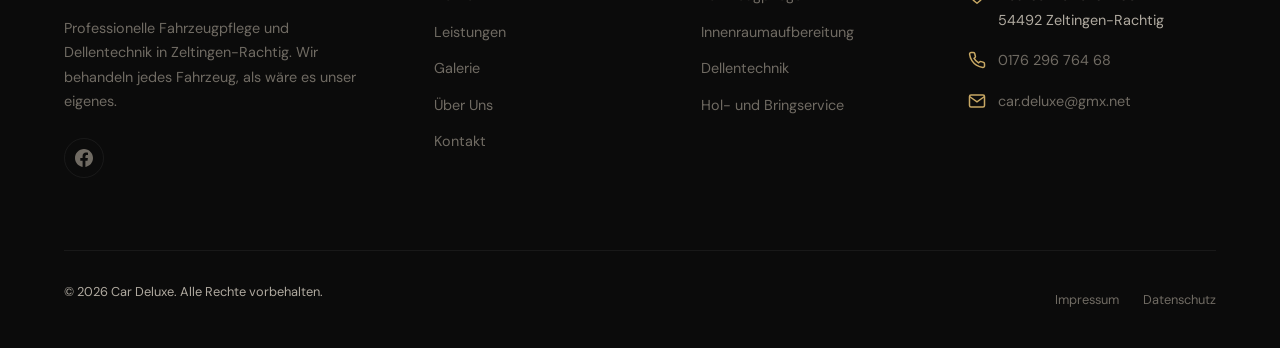
<file: ueber-uns.html>
<!DOCTYPE html>
<html lang="de">
<head>
    <meta charset="UTF-8">
    <meta name="viewport" content="width=device-width, initial-scale=1.0">
    <title>Über Uns | Car Deluxe Fahrzeugpflege Zeltingen-Rachtig</title>
    <meta name="description" content="Lernen Sie Car Deluxe kennen: Leidenschaft für Fahrzeuge, handwerkliche Perfektion und persönlicher Service in Zeltingen-Rachtig an der Mosel.">
    <meta property="og:title" content="Über Uns | Car Deluxe Fahrzeugpflege">
    <meta property="og:description" content="Erfahren Sie, was Car Deluxe antreibt: echte Leidenschaft für Fahrzeuge und kompromisslose Qualität.">
    <meta property="og:type" content="website">
    <meta property="og:locale" content="de_DE">
    <meta property="og:url" content="https://car-deluxe.de/ueber-uns.html">
    <meta property="og:image" content="https://car-deluxe.de/images/hero/hero-banner.jpg">
    <meta property="og:site_name" content="Car Deluxe">
    <meta name="twitter:card" content="summary_large_image">
    <meta name="twitter:title" content="Über Uns | Car Deluxe Fahrzeugpflege">
    <meta name="twitter:description" content="Erfahren Sie, was Car Deluxe antreibt: echte Leidenschaft für Fahrzeuge und kompromisslose Qualität.">
    <meta name="twitter:image" content="https://car-deluxe.de/images/hero/hero-banner.jpg">
    <link rel="canonical" href="https://car-deluxe.de/ueber-uns.html">
    <link rel="preconnect" href="https://fonts.googleapis.com">
    <link rel="preconnect" href="https://fonts.gstatic.com" crossorigin>
    <link href="https://fonts.googleapis.com/css2?family=Cormorant+Garamond:ital,wght@0,400;0,500;0,600;1,400;1,500&family=DM+Sans:ital,wght@0,400;0,500;0,600;0,700;1,400&display=swap" rel="stylesheet">
    <link rel="icon" type="image/x-icon" href="favicon.ico">
    <link rel="icon" type="image/png" sizes="32x32" href="favicon-32x32.png">
    <link rel="apple-touch-icon" sizes="180x180" href="apple-touch-icon.png">
    <link rel="stylesheet" href="styles.css?v=9">
</head>
<body>

    <!-- Grain Texture -->
    <div class="grain" aria-hidden="true"></div>

    <!-- Header -->
    <header class="header" id="header">
        <div class="container">
            <a href="index.html" class="header-logo">
                <img src="images/logo.png" alt="Car Deluxe">
            </a>
            <nav class="nav" id="nav">
                <a href="index.html" class="nav-link">Home</a>
                <a href="leistungen.html" class="nav-link">Leistungen</a>
                <a href="galerie.html" class="nav-link">Galerie</a>
                <a href="ueber-uns.html" class="nav-link active">Über Uns</a>
                <a href="kontakt.html" class="nav-link">Kontakt</a>
            </nav>
            <a href="tel:+4917629676468" class="btn btn--phone header-cta">
                <svg width="16" height="16" viewBox="0 0 24 24" fill="none" stroke="currentColor" stroke-width="2" stroke-linecap="round" stroke-linejoin="round"><path d="M22 16.92v3a2 2 0 0 1-2.18 2 19.79 19.79 0 0 1-8.63-3.07 19.5 19.5 0 0 1-6-6 19.79 19.79 0 0 1-3.07-8.67A2 2 0 0 1 4.11 2h3a2 2 0 0 1 2 1.72 12.84 12.84 0 0 0 .7 2.81 2 2 0 0 1-.45 2.11L8.09 9.91a16 16 0 0 0 6 6l1.27-1.27a2 2 0 0 1 2.11-.45 12.84 12.84 0 0 0 2.81.7A2 2 0 0 1 22 16.92z"></path></svg>
                Jetzt anrufen
            </a>
            <button class="hamburger" id="hamburger" aria-label="Menü öffnen">
                <span></span><span></span><span></span>
            </button>
        </div>
    </header>

    <!-- Mobile Nav Overlay -->
    <div class="mobile-nav-overlay" id="mobile-nav">
        <div class="mobile-nav-content">
            <a href="index.html" class="nav-link">Home</a>
            <a href="leistungen.html" class="nav-link">Leistungen</a>
            <a href="galerie.html" class="nav-link">Galerie</a>
            <a href="ueber-uns.html" class="nav-link active">Über Uns</a>
            <a href="kontakt.html" class="nav-link">Kontakt</a>
            <a href="tel:+4917629676468" class="btn btn--gold">Jetzt anrufen</a>
        </div>
    </div>

    <!-- Page Hero -->
    <section class="page-hero">
        <div class="container">
            <nav class="breadcrumb" aria-label="Breadcrumb">
                <a href="index.html">Home</a>
                <span>/</span>
                <span>Über Uns</span>
            </nav>
            <h1 class="fade-in">Leidenschaft für <em>Perfektion</em></h1>
            <p class="page-hero-sub fade-in">Hinter Car Deluxe steht kein Konzern, sondern echte Begeisterung für Fahrzeuge. Jedes Auto, das unsere Werkstatt verlässt, trägt unsere Handschrift.</p>
        </div>
    </section>

    <!-- About Story -->
    <section class="section-padding" style="background: var(--bg);">
        <div class="container">
            <div class="about-grid">
                <div class="about-content fade-in">
                    <span class="section-label">Unsere Geschichte</span>
                    <h2>Fahrzeugpflege ist für uns <span class="text-gold">mehr als ein Beruf</span></h2>
                    <p>Was als private Leidenschaft begann, ist heute eine Werkstatt, in der jedes Fahrzeug die Aufmerksamkeit bekommt, die es verdient. In Zeltingen-Rachtig, mitten im Moseltal, haben wir uns auf die professionelle Aufbereitung und Pflege von Fahrzeugen spezialisiert.</p>
                    <p>Ob Alltagsfahrzeug oder Klassiker: Wir nehmen uns die Zeit, jedes Detail zu behandeln. Wir arbeiten nicht mit Zeitdruck, sondern mit dem Anspruch, dass jedes Ergebnis für sich spricht. Unsere Kunden kommen aus der gesamten Region, weil sie wissen: Bei Car Deluxe wird ihr Fahrzeug behandelt wie ein eigenes.</p>
                    <p>Unser Hol- und Bringservice macht es Ihnen dabei so einfach wie möglich. Wir holen Ihr Fahrzeug ab, bereiten es auf und bringen es zurück, als wäre nichts gewesen. Nur schöner.</p>
                </div>
                <div class="about-image fade-in-right">
                    <img src="images/about/about-workshop.jpg" alt="Professionelle Detailing-Werkstatt von Car Deluxe mit Werkzeugen und Poliermaschinen">
                </div>
            </div>
        </div>
    </section>

    <!-- Values -->
    <section class="section-padding" style="background: var(--bg-surface);">
        <div class="container">
            <div style="text-align: center; margin-bottom: 60px;">
                <span class="section-label section-label--no-line fade-in">Was uns ausmacht</span>
                <h2 class="fade-in">Unsere <span class="text-gold">Grundsätze</span></h2>
            </div>
            <div class="values-grid stagger-children">
                <div class="value-card">
                    <div class="value-icon">
                        <svg width="32" height="32" viewBox="0 0 24 24" fill="none" stroke="var(--gold)" stroke-width="1.5"><path d="M12 22s8-4 8-10V5l-8-3-8 3v7c0 6 8 10 8 10z"></path></svg>
                    </div>
                    <h3>Handarbeit</h3>
                    <p>Keine Waschstraße, keine Automaten. Jedes Fahrzeug wird von Hand gewaschen, poliert und versiegelt. Das merkt man am Ergebnis.</p>
                </div>
                <div class="value-card">
                    <div class="value-icon">
                        <svg width="32" height="32" viewBox="0 0 24 24" fill="none" stroke="var(--gold)" stroke-width="1.5"><circle cx="12" cy="12" r="10"></circle><path d="M12 6v6l4 2"></path></svg>
                    </div>
                    <h3>Geduld</h3>
                    <p>Gute Arbeit braucht Zeit. Wir arbeiten nicht gegen die Uhr, sondern so lange, bis das Ergebnis unseren Ansprüchen genügt.</p>
                </div>
                <div class="value-card">
                    <div class="value-icon">
                        <svg width="32" height="32" viewBox="0 0 24 24" fill="none" stroke="var(--gold)" stroke-width="1.5"><path d="M20.84 4.61a5.5 5.5 0 0 0-7.78 0L12 5.67l-1.06-1.06a5.5 5.5 0 0 0-7.78 7.78l1.06 1.06L12 21.23l7.78-7.78 1.06-1.06a5.5 5.5 0 0 0 0-7.78z"></path></svg>
                    </div>
                    <h3>Leidenschaft</h3>
                    <p>Wir lieben, was wir tun. Jeder Kratzer, der verschwindet, jedes Leder, das wieder glänzt, motiviert uns für das nächste Fahrzeug.</p>
                </div>
                <div class="value-card">
                    <div class="value-icon">
                        <svg width="32" height="32" viewBox="0 0 24 24" fill="none" stroke="var(--gold)" stroke-width="1.5"><polygon points="12 2 15.09 8.26 22 9.27 17 14.14 18.18 21.02 12 17.77 5.82 21.02 7 14.14 2 9.27 8.91 8.26 12 2"></polygon></svg>
                    </div>
                    <h3>Premium-Produkte</h3>
                    <p>Wir verwenden ausschließlich hochwertige Pflegeprodukte und Werkzeuge. Kein Kompromiss bei der Qualität, denn Ihr Fahrzeug verdient das Beste.</p>
                </div>
            </div>
        </div>
    </section>

    <!-- Workshop Gallery -->
    <section class="section-padding" style="background: var(--bg);">
        <div class="container">
            <div style="text-align: center; margin-bottom: 48px;">
                <span class="section-label section-label--no-line fade-in">Einblicke</span>
                <h2 class="fade-in">Unsere <span class="text-gold">Werkstatt</span></h2>
                <p class="section-subtitle fade-in">Wo aus Routine Präzision wird. Ein Blick hinter die Kulissen von Car Deluxe.</p>
            </div>
            <div class="gallery-grid fade-in" style="grid-template-columns: repeat(3, 1fr);">
                <div class="gallery-item">
                    <img src="images/gallery/classic-work-2.jpg" alt="Car Deluxe Werkstatt, Fahrzeugaufbereitung" loading="lazy">
                </div>
                <div class="gallery-item gallery-item--wide">
                    <img src="images/gallery/work-photo-3.jpg" alt="Arbeitsplatz in der Car Deluxe Werkstatt" loading="lazy">
                </div>
                <div class="gallery-item">
                    <img src="images/gallery/work-photo-6.jpg" alt="Detailarbeit in der Werkstatt" loading="lazy">
                </div>
                <div class="gallery-item gallery-item--wide">
                    <img src="images/gallery/work-photo-7.jpg" alt="Politur und Lackpflege in der Werkstatt" loading="lazy">
                </div>
                <div class="gallery-item">
                    <img src="images/gallery/detail-work-4.jpg" alt="Detailpflege von Chromelementen" loading="lazy">
                </div>
            </div>
        </div>
    </section>

    <!-- Stats Section -->
    <section class="section-padding" style="background: var(--bg-surface);">
        <div class="container">
            <div class="stats-grid fade-in">
                <div class="stat-item">
                    <div class="stat-number text-gold">500+</div>
                    <div class="stat-label">Aufbereitete Fahrzeuge</div>
                </div>
                <div class="stat-item">
                    <div class="stat-number text-gold">5<span style="font-size: 0.5em;">&#9733;</span></div>
                    <div class="stat-label">Kundenbewertung</div>
                </div>
                <div class="stat-item">
                    <div class="stat-number text-gold">100%</div>
                    <div class="stat-label">Handarbeit</div>
                </div>
                <div class="stat-item">
                    <div class="stat-number text-gold">1</div>
                    <div class="stat-label">Fokus: Ihr Fahrzeug</div>
                </div>
            </div>
        </div>
    </section>

    <!-- CTA Section -->
    <section class="cta-section">
        <div class="container">
            <div class="fade-in" style="text-align: center;">
                <span class="section-label section-label--no-line">Bereit?</span>
                <h2>Lernen Sie uns <span class="text-gold">persönlich kennen</span></h2>
                <p class="section-subtitle" style="margin: 0 auto 40px;">Rufen Sie uns an oder schreiben Sie uns. Wir beraten Sie gerne, welche Pflege Ihr Fahrzeug braucht.</p>
                <div class="cta-actions">
                    <a href="tel:+4917629676468" class="btn btn--gold btn--large btn--phone">
                        <svg width="18" height="18" viewBox="0 0 24 24" fill="none" stroke="currentColor" stroke-width="2" stroke-linecap="round" stroke-linejoin="round"><path d="M22 16.92v3a2 2 0 0 1-2.18 2 19.79 19.79 0 0 1-8.63-3.07 19.5 19.5 0 0 1-6-6 19.79 19.79 0 0 1-3.07-8.67A2 2 0 0 1 4.11 2h3a2 2 0 0 1 2 1.72 12.84 12.84 0 0 0 .7 2.81 2 2 0 0 1-.45 2.11L8.09 9.91a16 16 0 0 0 6 6l1.27-1.27a2 2 0 0 1 2.11-.45 12.84 12.84 0 0 0 2.81.7A2 2 0 0 1 22 16.92z"></path></svg>
                        0176 296 764 68
                    </a>
                    <a href="kontakt.html" class="btn btn--outline btn--large">Kontaktformular</a>
                </div>
            </div>
        </div>
    </section>

    <!-- Footer -->
    <footer class="footer">
        <div class="container">
            <div class="footer-grid">
                <div class="footer-col">
                    <img src="images/logo.png" alt="Car Deluxe" class="footer-logo">
                    <p class="footer-about">Professionelle Fahrzeugpflege und Dellentechnik in Zeltingen-Rachtig. Wir behandeln jedes Fahrzeug, als wäre es unser eigenes.</p>
                    <div class="footer-social">
                        <a href="https://www.facebook.com/cardeluxe" target="_blank" rel="noopener" aria-label="Facebook">
                            <svg width="18" height="18" viewBox="0 0 24 24" fill="currentColor"><path d="M24 12.073c0-6.627-5.373-12-12-12s-12 5.373-12 12c0 5.99 4.388 10.954 10.125 11.854v-8.385H7.078v-3.47h3.047V9.43c0-3.007 1.792-4.669 4.533-4.669 1.312 0 2.686.235 2.686.235v2.953H15.83c-1.491 0-1.956.925-1.956 1.874v2.25h3.328l-.532 3.47h-2.796v8.385C19.612 23.027 24 18.062 24 12.073z"/></svg>
                        </a>
                    </div>
                </div>
                <div class="footer-col">
                    <h4>Navigation</h4>
                    <a href="index.html">Home</a>
                    <a href="leistungen.html">Leistungen</a>
                    <a href="galerie.html">Galerie</a>
                    <a href="ueber-uns.html">Über Uns</a>
                    <a href="kontakt.html">Kontakt</a>
                </div>
                <div class="footer-col">
                    <h4>Leistungen</h4>
                    <a href="leistungen.html">Fahrzeugpflege</a>
                    <a href="leistungen.html#innenraum">Innenraumaufbereitung</a>
                    <a href="leistungen.html#dellentechnik">Dellentechnik</a>
                    <a href="leistungen.html#holbring">Hol- und Bringservice</a>
                </div>
                <div class="footer-col">
                    <h4>Kontakt</h4>
                    <div class="footer-contact-item">
                        <svg width="16" height="16" viewBox="0 0 24 24" fill="none" stroke="currentColor" stroke-width="2"><path d="M21 10c0 7-9 13-9 13s-9-6-9-13a9 9 0 0 1 18 0z"></path><circle cx="12" cy="10" r="3"></circle></svg>
                        <p>Deutschherrenstr. 63<br>54492 Zeltingen-Rachtig</p>
                    </div>
                    <div class="footer-contact-item">
                        <svg width="16" height="16" viewBox="0 0 24 24" fill="none" stroke="currentColor" stroke-width="2"><path d="M22 16.92v3a2 2 0 0 1-2.18 2 19.79 19.79 0 0 1-8.63-3.07 19.5 19.5 0 0 1-6-6 19.79 19.79 0 0 1-3.07-8.67A2 2 0 0 1 4.11 2h3a2 2 0 0 1 2 1.72 12.84 12.84 0 0 0 .7 2.81 2 2 0 0 1-.45 2.11L8.09 9.91a16 16 0 0 0 6 6l1.27-1.27a2 2 0 0 1 2.11-.45 12.84 12.84 0 0 0 2.81.7A2 2 0 0 1 22 16.92z"></path></svg>
                        <a href="tel:+4917629676468">0176 296 764 68</a>
                    </div>
                    <div class="footer-contact-item">
                        <svg width="16" height="16" viewBox="0 0 24 24" fill="none" stroke="currentColor" stroke-width="2"><path d="M4 4h16c1.1 0 2 .9 2 2v12c0 1.1-.9 2-2 2H4c-1.1 0-2-.9-2-2V6c0-1.1.9-2 2-2z"></path><polyline points="22,6 12,13 2,6"></polyline></svg>
                        <a href="mailto:car.deluxe@gmx.net">car.deluxe@gmx.net</a>
                    </div>
                </div>
            </div>
            <div class="footer-bottom">
                <p>&copy; 2026 Car Deluxe. Alle Rechte vorbehalten.</p>
                <div class="footer-legal">
                    <a href="impressum.html">Impressum</a>
                    <a href="datenschutz.html">Datenschutz</a>
                </div>
            </div>
        </div>
    </footer>

    <!-- Mobile Phone CTA -->
    <a href="tel:+4917629676468" class="mobile-phone-cta" aria-label="Jetzt anrufen">
        <svg width="22" height="22" viewBox="0 0 24 24" fill="none" stroke="currentColor" stroke-width="2" stroke-linecap="round" stroke-linejoin="round"><path d="M22 16.92v3a2 2 0 0 1-2.18 2 19.79 19.79 0 0 1-8.63-3.07 19.5 19.5 0 0 1-6-6 19.79 19.79 0 0 1-3.07-8.67A2 2 0 0 1 4.11 2h3a2 2 0 0 1 2 1.72 12.84 12.84 0 0 0 .7 2.81 2 2 0 0 1-.45 2.11L8.09 9.91a16 16 0 0 0 6 6l1.27-1.27a2 2 0 0 1 2.11-.45 12.84 12.84 0 0 0 2.81.7A2 2 0 0 1 22 16.92z"></path></svg>
    </a>

    <!-- JSON-LD Schema -->
    <script type="application/ld+json">
    {
        "@context": "https://schema.org",
        "@graph": [
            {
                "@type": "BreadcrumbList",
                "itemListElement": [
                    {
                        "@type": "ListItem",
                        "position": 1,
                        "name": "Home",
                        "item": "https://car-deluxe.de/"
                    },
                    {
                        "@type": "ListItem",
                        "position": 2,
                        "name": "Ueber Uns"
                    }
                ]
            },
            {
                "@type": "AboutPage",
                "@id": "https://car-deluxe.de/ueber-uns.html",
                "url": "https://car-deluxe.de/ueber-uns.html",
                "name": "Ueber Uns | Car Deluxe Fahrzeugpflege",
                "description": "Lernen Sie Car Deluxe kennen: Leidenschaft fuer Fahrzeuge, handwerkliche Perfektion und persoenlicher Service in Zeltingen-Rachtig an der Mosel.",
                "isPartOf": { "@id": "https://car-deluxe.de/#website" },
                "about": { "@id": "https://car-deluxe.de/#organization" },
                "inLanguage": "de-DE"
            }
        ]
    }
    </script>

    <script src="script.js?v=6"></script>
</body>
</html>
</file>
<file: styles.css>
/* ============================================================
   CAR DELUXE — Premium Fahrzeugpflege
   Design System: Dark Luxury / Editorial
   Colors: Black + Gold + Warm White
   Fonts: Cormorant Garamond (heading) + DM Sans (body)
   ============================================================ */

/* 1. Reset & Base
   ------------------------------------------------------------ */
*, *::before, *::after {
    margin: 0;
    padding: 0;
    box-sizing: border-box;
}

html {
    scroll-behavior: smooth;
    -webkit-font-smoothing: antialiased;
    -moz-osx-font-smoothing: grayscale;
}

body {
    font-family: var(--font-body);
    font-size: 16px;
    line-height: 1.7;
    color: var(--text);
    background: var(--bg);
    overflow-x: clip; /* clip not hidden — same visual clipping but doesn't break position:sticky */
}

img {
    max-width: 100%;
    height: auto;
    display: block;
}

a {
    color: var(--gold);
    text-decoration: none;
    transition: color 0.3s ease;
}

a:hover {
    color: var(--gold-light);
}

ul, ol {
    list-style: none;
}

button {
    cursor: pointer;
    border: none;
    background: none;
    font-family: inherit;
}

/* 2. CSS Variables
   ------------------------------------------------------------ */
:root {
    /* Brand */
    --gold: #C8A864;
    --gold-light: #DBBF7A;
    --gold-dark: #A08050;
    --gold-faint: rgba(200, 168, 100, 0.08);
    --gold-border: rgba(200, 168, 100, 0.15);
    --gold-glow: rgba(200, 168, 100, 0.25);

    /* Backgrounds */
    --bg: #0B0B0B;
    --bg-surface: #111111;
    --bg-elevated: #171717;
    --bg-card: #141414;
    --bg-overlay: rgba(11, 11, 11, 0.85);

    /* Text */
    --text: #E8E4DE;
    --text-secondary: #B0AAA0;
    --text-muted: #706B63;
    --text-heading: #F5F2ED;

    /* Borders */
    --border: rgba(255, 255, 255, 0.06);
    --border-gold: rgba(200, 168, 100, 0.2);

    /* Shadows */
    --shadow-sm: 0 2px 8px rgba(0, 0, 0, 0.3);
    --shadow-md: 0 8px 30px rgba(0, 0, 0, 0.4);
    --shadow-lg: 0 20px 60px rgba(0, 0, 0, 0.5);
    --shadow-gold: 0 4px 20px rgba(200, 168, 100, 0.15);

    /* Radius */
    --radius-sm: 2px;
    --radius-md: 4px;
    --radius-lg: 8px;

    /* Spacing */
    --section-padding: 100px;
    --container-width: 1200px;

    /* Typography */
    --font-heading: 'Cormorant Garamond', Georgia, serif;
    --font-body: 'DM Sans', -apple-system, sans-serif;

    /* Transitions */
    --ease-out: cubic-bezier(0.16, 1, 0.3, 1);
    --transition-fast: 0.2s var(--ease-out);
    --transition: 0.4s var(--ease-out);
    --transition-slow: 0.8s var(--ease-out);
}

/* 3. Typography
   ------------------------------------------------------------ */
h1, h2, h3, h4, h5, h6 {
    font-family: var(--font-heading);
    font-weight: 500;
    color: var(--text-heading);
    line-height: 1.15;
    letter-spacing: -0.02em;
}

h1 {
    font-size: clamp(2.8rem, 6vw, 5rem);
    font-weight: 400;
}

h2 {
    font-size: clamp(2rem, 4vw, 3.2rem);
}

h3 {
    font-size: clamp(1.4rem, 2.5vw, 1.8rem);
}

h4 {
    font-size: 1.2rem;
    font-weight: 600;
    font-family: var(--font-body);
    letter-spacing: 0;
}

p {
    margin-bottom: 1rem;
    color: var(--text-secondary);
}

p:last-child {
    margin-bottom: 0;
}

.text-gold {
    color: var(--gold);
}

.text-muted {
    color: var(--text-muted);
}

/* Section labels */
.section-label {
    display: inline-block;
    font-family: var(--font-body);
    font-size: 0.75rem;
    font-weight: 500;
    text-transform: uppercase;
    letter-spacing: 0.2em;
    color: var(--gold);
    margin-bottom: 1rem;
    position: relative;
    padding-left: 40px;
}

.section-label::before {
    content: '';
    position: absolute;
    left: 0;
    top: 50%;
    width: 24px;
    height: 1px;
    background: var(--gold);
}

.section-title {
    margin-bottom: 1.5rem;
}

.section-subtitle {
    font-size: 1.1rem;
    color: var(--text-secondary);
    max-width: 600px;
    line-height: 1.7;
}

.section-header {
    margin-bottom: 60px;
}

.section-header.center {
    text-align: center;
}

.section-header.center .section-subtitle {
    margin: 0 auto;
}

.section-header.center .section-label {
    padding-left: 0;
}

.section-header.center .section-label::before,
.cta-section .section-label::before,
.section-label--no-line::before {
    display: none;
}

/* 4. Layout
   ------------------------------------------------------------ */
.container {
    width: 100%;
    max-width: var(--container-width);
    margin: 0 auto;
    padding: 0 24px;
}

.container--narrow {
    max-width: 900px;
}

.container--wide {
    max-width: 1400px;
}

section {
    padding: var(--section-padding) 0;
    position: relative;
}

.section--dark {
    background: var(--bg);
}

.section--surface {
    background: var(--bg-surface);
}

.section--elevated {
    background: var(--bg-elevated);
}

.section--gold-tint {
    background: linear-gradient(180deg, var(--gold-faint) 0%, transparent 100%);
}

/* Grid system */
.grid {
    display: grid;
    gap: 30px;
}

.grid--2 { grid-template-columns: repeat(2, 1fr); }
.grid--3 { grid-template-columns: repeat(3, 1fr); }
.grid--4 { grid-template-columns: repeat(4, 1fr); }

.grid--2-1 {
    grid-template-columns: 2fr 1fr;
}

.grid--1-1 {
    grid-template-columns: 1fr 1fr;
    gap: 60px;
    align-items: center;
}

/* 5. Buttons & Forms
   ------------------------------------------------------------ */
.btn {
    display: inline-flex;
    align-items: center;
    justify-content: center;
    gap: 8px;
    padding: 14px 32px;
    font-family: var(--font-body);
    font-size: 0.85rem;
    font-weight: 500;
    letter-spacing: 0.08em;
    text-transform: uppercase;
    border-radius: var(--radius-sm);
    transition: all 0.3s var(--ease-out);
    white-space: nowrap;
    text-decoration: none;
}

.btn--gold {
    background: var(--gold);
    color: #0B0B0B;
    border: 1px solid var(--gold);
    text-shadow: none;
}

.btn--gold:hover {
    background: var(--gold-light);
    color: #0B0B0B;
    box-shadow: var(--shadow-gold);
    transform: translateY(-1px);
}

.btn--outline {
    background: transparent;
    color: var(--gold);
    border: 1px solid var(--border-gold);
}

.btn--outline:hover {
    border-color: var(--gold);
    background: var(--gold-faint);
    color: var(--gold-light);
}

.btn--ghost {
    background: transparent;
    color: var(--text);
    border: 1px solid var(--border);
    padding: 12px 24px;
}

.btn--ghost:hover {
    border-color: var(--gold-border);
    color: var(--gold);
}

.btn--large {
    padding: 18px 42px;
    font-size: 0.9rem;
}

.btn--phone {
    background: var(--gold);
    color: #0B0B0B;
    border: 1px solid var(--gold);
    font-weight: 600;
    letter-spacing: 0.05em;
}

.btn--phone:hover {
    background: var(--gold-light);
    color: #0B0B0B;
    box-shadow: var(--shadow-gold);
}

.btn--phone svg {
    width: 18px;
    height: 18px;
}

/* Form inputs */
.form-group {
    margin-bottom: 20px;
}

.form-label {
    display: block;
    font-size: 0.8rem;
    font-weight: 500;
    text-transform: uppercase;
    letter-spacing: 0.1em;
    color: var(--text-muted);
    margin-bottom: 8px;
}

.form-input,
.form-textarea {
    width: 100%;
    padding: 14px 16px;
    background: var(--bg-surface);
    border: 1px solid var(--border);
    border-radius: var(--radius-sm);
    color: var(--text);
    font-family: var(--font-body);
    font-size: 0.95rem;
    transition: border-color 0.3s ease;
}

.form-input:focus,
.form-textarea:focus {
    outline: none;
    border-color: var(--gold);
    box-shadow: 0 0 0 3px var(--gold-faint);
}

.form-input::placeholder,
.form-textarea::placeholder {
    color: var(--text-muted);
}

.form-textarea {
    min-height: 140px;
    resize: vertical;
}

/* 6. Header & Navigation
   ------------------------------------------------------------ */
.header {
    position: fixed;
    top: 0;
    left: 0;
    right: 0;
    z-index: 1000;
    padding: 20px 0;
    transition: all 0.4s var(--ease-out);
    background: transparent;
}

.header.scrolled {
    background: rgba(11, 11, 11, 0.95);
    backdrop-filter: blur(20px);
    -webkit-backdrop-filter: blur(20px);
    padding: 12px 0;
    border-bottom: 1px solid var(--border);
}

.header .container {
    display: flex;
    align-items: center;
    justify-content: space-between;
}

.header-logo img {
    height: 48px;
    width: auto;
    transition: height 0.4s var(--ease-out);
}

.header.scrolled .header-logo img {
    height: 38px;
}

.nav {
    display: flex;
    align-items: center;
    gap: 32px;
}

.nav-link {
    font-family: var(--font-body);
    font-size: 0.82rem;
    font-weight: 400;
    letter-spacing: 0.1em;
    text-transform: uppercase;
    color: rgba(232, 228, 222, 0.7);
    text-decoration: none;
    position: relative;
    padding: 4px 0;
    transition: color 0.3s ease;
}

.nav-link:hover,
.nav-link.active {
    color: var(--gold);
}

.nav-link.active::after {
    content: '';
    position: absolute;
    bottom: -2px;
    left: 0;
    right: 0;
    height: 1px;
    background: var(--gold);
}

.header-cta {
    margin-left: 16px;
}

/* Hamburger */
.hamburger {
    display: none;
    flex-direction: column;
    gap: 5px;
    padding: 8px;
    z-index: 1001;
}

.hamburger span {
    display: block;
    width: 24px;
    height: 2px;
    background: var(--text);
    transition: all 0.3s var(--ease-out);
    transform-origin: center;
}

.hamburger.active span:nth-child(1) {
    transform: rotate(45deg) translate(5px, 5px);
}

.hamburger.active span:nth-child(2) {
    opacity: 0;
}

.hamburger.active span:nth-child(3) {
    transform: rotate(-45deg) translate(5px, -5px);
}

/* Mobile nav */
.mobile-nav-overlay {
    display: none;
    position: fixed;
    inset: 0;
    background: rgba(11, 11, 11, 0.97);
    backdrop-filter: blur(30px);
    z-index: 999;
    opacity: 0;
    transition: opacity 0.4s var(--ease-out);
}

.mobile-nav-overlay.open {
    opacity: 1;
}

.mobile-nav-content {
    display: flex;
    flex-direction: column;
    align-items: center;
    justify-content: center;
    height: 100%;
    gap: 28px;
}

.mobile-nav-content .nav-link {
    font-size: 1.4rem;
    font-family: var(--font-heading);
    letter-spacing: 0.05em;
    text-transform: none;
}

.mobile-nav-content .btn {
    margin-top: 20px;
}

/* 7. Footer
   ------------------------------------------------------------ */
.footer {
    background: var(--bg);
    border-top: 1px solid var(--border);
    padding: 80px 0 30px;
    position: relative;
}

.footer::before {
    content: '';
    position: absolute;
    top: 0;
    left: 50%;
    transform: translateX(-50%);
    width: 60px;
    height: 1px;
    background: var(--gold);
}

.footer-grid {
    display: grid;
    grid-template-columns: 1.5fr 1fr 1fr 1.2fr;
    gap: 60px;
    margin-bottom: 60px;
}

.footer-logo {
    height: 50px;
    width: auto;
    margin-bottom: 20px;
}

.footer-about {
    font-size: 0.9rem;
    color: var(--text-muted);
    line-height: 1.7;
    margin-bottom: 24px;
}

.footer-social {
    display: flex;
    gap: 12px;
}

.footer-social a {
    display: flex;
    align-items: center;
    justify-content: center;
    width: 40px;
    height: 40px;
    border: 1px solid var(--border);
    border-radius: 50%;
    color: var(--text-muted);
    transition: all 0.3s ease;
}

.footer-social a:hover {
    border-color: var(--gold);
    color: var(--gold);
    background: var(--gold-faint);
}

.footer-social a svg {
    width: 18px;
    height: 18px;
}

.footer-col h4 {
    font-family: var(--font-body);
    font-size: 0.75rem;
    text-transform: uppercase;
    letter-spacing: 0.15em;
    color: var(--gold);
    margin-bottom: 24px;
    font-weight: 500;
}

.footer-col a {
    display: block;
    color: var(--text-muted);
    font-size: 0.9rem;
    margin-bottom: 12px;
    transition: color 0.3s ease;
}

.footer-col a:hover {
    color: var(--gold);
}

.footer-contact-item {
    display: flex;
    align-items: flex-start;
    gap: 12px;
    margin-bottom: 16px;
    color: var(--text-muted);
    font-size: 0.9rem;
}

.footer-contact-item svg {
    width: 18px;
    height: 18px;
    color: var(--gold);
    flex-shrink: 0;
    margin-top: 3px;
}

.footer-contact-item a {
    color: var(--text-muted);
    margin-bottom: 0;
}

.footer-contact-item a:hover {
    color: var(--gold);
}

.footer-bottom {
    display: flex;
    align-items: center;
    justify-content: space-between;
    padding-top: 30px;
    border-top: 1px solid var(--border);
    font-size: 0.8rem;
    color: var(--text-muted);
}

.footer-legal {
    display: flex;
    gap: 24px;
}

.footer-legal a {
    color: var(--text-muted);
    font-size: 0.8rem;
    margin-bottom: 0;
}

.footer-legal a:hover {
    color: var(--gold);
}

/* 8. Shared Components
   ------------------------------------------------------------ */

/* Cards */
.card {
    background: var(--bg-card);
    border: 1px solid var(--border);
    border-radius: var(--radius-md);
    overflow: hidden;
    transition: all 0.4s var(--ease-out);
}

.card:hover {
    border-color: var(--border-gold);
    box-shadow: var(--shadow-md);
    transform: translateY(-4px);
}

.card-image {
    position: relative;
    overflow: hidden;
    aspect-ratio: 16/10;
}

.card-image img {
    width: 100%;
    height: 100%;
    object-fit: cover;
    transition: transform 0.6s var(--ease-out);
}

.card:hover .card-image img {
    transform: scale(1.05);
}

.card-body {
    padding: 28px;
}

/* Service cards */
.service-card {
    background: var(--bg-card);
    border: 1px solid var(--border);
    border-radius: var(--radius-md);
    padding: 40px 32px;
    transition: all 0.4s var(--ease-out);
    position: relative;
    overflow: hidden;
}

.service-card::before {
    content: '';
    position: absolute;
    top: 0;
    left: 0;
    right: 0;
    height: 2px;
    background: linear-gradient(90deg, transparent, var(--gold), transparent);
    opacity: 0;
    transition: opacity 0.4s ease;
}

.service-card:hover {
    border-color: var(--border-gold);
    transform: translateY(-6px);
    box-shadow: 0 12px 40px rgba(0, 0, 0, 0.3);
}

.service-card:hover::before {
    opacity: 1;
}

.service-icon {
    width: 56px;
    height: 56px;
    display: flex;
    align-items: center;
    justify-content: center;
    margin-bottom: 24px;
    color: var(--gold);
}

.service-icon svg {
    width: 32px;
    height: 32px;
}

.service-card h3 {
    margin-bottom: 12px;
    font-size: 1.3rem;
}

.service-card p {
    font-size: 0.9rem;
    line-height: 1.7;
    color: var(--text-muted);
}

.service-card .card-link {
    display: inline-flex;
    align-items: center;
    gap: 6px;
    margin-top: 20px;
    font-size: 0.8rem;
    font-weight: 500;
    text-transform: uppercase;
    letter-spacing: 0.1em;
    color: var(--gold);
    transition: gap 0.3s ease;
}

.service-card:hover .card-link {
    gap: 10px;
}

/* Stats */
.stats-grid {
    display: grid;
    grid-template-columns: repeat(4, 1fr);
    gap: 0;
}

.stat-item {
    text-align: center;
    padding: 40px 20px;
    position: relative;
}

.stat-item:not(:last-child)::after {
    content: '';
    position: absolute;
    right: 0;
    top: 50%;
    transform: translateY(-50%);
    width: 1px;
    height: 40px;
    background: var(--border-gold);
}

.stat-number {
    display: block;
    font-family: var(--font-heading);
    font-size: 3rem;
    font-weight: 400;
    color: var(--gold);
    line-height: 1;
    margin-bottom: 8px;
}

.stat-label {
    font-size: 0.75rem;
    text-transform: uppercase;
    letter-spacing: 0.15em;
    color: var(--text-muted);
}

/* Testimonials */
.testimonial-card {
    background: var(--bg-card);
    border: 1px solid var(--border);
    border-radius: var(--radius-md);
    padding: 36px;
    position: relative;
}

.testimonial-card::before {
    content: '\201C';
    position: absolute;
    top: 16px;
    left: 28px;
    font-family: var(--font-heading);
    font-size: 4rem;
    color: var(--gold);
    opacity: 0.3;
    line-height: 1;
}

.testimonial-text {
    font-size: 1rem;
    line-height: 1.8;
    color: var(--text-secondary);
    margin-bottom: 20px;
    font-style: italic;
}

.testimonial-author {
    font-size: 0.85rem;
    font-weight: 500;
    color: var(--text);
}

.testimonial-vehicle {
    font-size: 0.8rem;
    color: var(--text-muted);
}

.testimonial-stars {
    color: var(--gold);
    font-size: 0.9rem;
    margin-bottom: 16px;
    letter-spacing: 2px;
}

/* Divider */
.gold-divider {
    width: 60px;
    height: 1px;
    background: var(--gold);
    margin: 0 auto;
}

.gold-divider--left {
    margin: 0;
}

/* Before/After showcase */
.ba-showcase {
    display: grid;
    grid-template-columns: repeat(2, 1fr);
    gap: 24px;
}

.ba-item {
    position: relative;
    border-radius: var(--radius-md);
    overflow: hidden;
    cursor: zoom-in;
}

.ba-item img {
    width: 100%;
    height: 300px;
    object-fit: cover;
    transition: transform 0.6s var(--ease-out);
}

.ba-item:hover img {
    transform: scale(1.05);
}

.ba-badge {
    position: absolute;
    top: 16px;
    left: 16px;
    padding: 6px 14px;
    font-size: 0.7rem;
    font-weight: 500;
    text-transform: uppercase;
    letter-spacing: 0.1em;
    border-radius: 2px;
    backdrop-filter: blur(10px);
}

.ba-badge--before {
    background: rgba(200, 50, 50, 0.8);
    color: white;
}

.ba-badge--after {
    background: rgba(200, 168, 100, 0.85);
    color: #0B0B0B;
}

/* BA Lightbox (zoom overlay) */
.ba-lightbox {
    position: fixed;
    inset: 0;
    z-index: 10000;
    background: rgba(0, 0, 0, 0.92);
    display: flex;
    align-items: center;
    justify-content: center;
    opacity: 0;
    visibility: hidden;
    transition: opacity 0.4s ease, visibility 0.4s ease;
    backdrop-filter: blur(8px);
}

.ba-lightbox.active {
    opacity: 1;
    visibility: visible;
}

.ba-lightbox img {
    max-width: 90vw;
    max-height: 90vh;
    object-fit: contain;
    border-radius: var(--radius-md);
    transform: scale(0.9);
    transition: transform 0.4s cubic-bezier(0.16, 1, 0.3, 1), transform-origin 0s;
    cursor: zoom-in;
    user-select: none;
    -webkit-user-drag: none;
}

.ba-lightbox.active img {
    transform: scale(1);
}

.ba-lightbox img.zoomed {
    cursor: grab;
    max-width: none;
    max-height: none;
}

.ba-lightbox img.zoomed.dragging {
    cursor: grabbing;
}

.ba-lightbox-close {
    position: absolute;
    top: 24px;
    right: 24px;
    width: 48px;
    height: 48px;
    display: flex;
    align-items: center;
    justify-content: center;
    border: 1px solid rgba(255,255,255,0.2);
    border-radius: 50%;
    background: none;
    color: white;
    font-size: 24px;
    cursor: pointer;
    transition: border-color 0.3s ease, color 0.3s ease;
}

.ba-lightbox-close:hover {
    border-color: var(--gold);
    color: var(--gold);
}

/* Gallery grid */
.gallery-grid {
    display: grid;
    grid-template-columns: repeat(3, 1fr);
    gap: 16px;
}

.gallery-item {
    position: relative;
    border-radius: var(--radius-md);
    overflow: hidden;
    cursor: pointer;
    aspect-ratio: 4/3;
}

.gallery-item img {
    width: 100%;
    height: 100%;
    object-fit: cover;
    transition: transform 0.6s var(--ease-out);
}

.gallery-item:hover img {
    transform: scale(1.08);
}

.gallery-item::after {
    content: '';
    position: absolute;
    inset: 0;
    background: linear-gradient(to top, rgba(11, 11, 11, 0.6) 0%, transparent 50%);
    opacity: 0;
    transition: opacity 0.4s ease;
}

.gallery-item:hover::after {
    opacity: 1;
}

.gallery-item--wide {
    grid-column: span 2;
}

.gallery-item--tall {
    grid-row: span 2;
    aspect-ratio: auto;
}

/* Gallery filter */
.gallery-filter {
    display: flex;
    gap: 8px;
    margin-bottom: 40px;
    flex-wrap: wrap;
}

.filter-btn {
    padding: 10px 22px;
    font-size: 0.78rem;
    font-weight: 500;
    text-transform: uppercase;
    letter-spacing: 0.1em;
    color: var(--text-muted);
    border: 1px solid var(--border);
    border-radius: var(--radius-sm);
    transition: all 0.3s ease;
    cursor: pointer;
    font-family: var(--font-body);
}

.filter-btn:hover,
.filter-btn.active {
    color: var(--gold);
    border-color: var(--gold);
    background: var(--gold-faint);
}

/* Lightbox */
.lightbox {
    position: fixed;
    inset: 0;
    z-index: 2000;
    background: rgba(0, 0, 0, 0.95);
    display: none;
    align-items: center;
    justify-content: center;
    opacity: 0;
    transition: opacity 0.3s ease;
}

.lightbox.active {
    display: flex;
    opacity: 1;
}

.lightbox-img {
    max-width: 90vw;
    max-height: 85vh;
    object-fit: contain;
    border-radius: var(--radius-sm);
    cursor: zoom-in;
    transition: transform 0.4s cubic-bezier(0.16, 1, 0.3, 1), transform-origin 0s;
    user-select: none;
    -webkit-user-drag: none;
}

.lightbox-img.zoomed {
    cursor: grab;
    max-width: none;
    max-height: none;
}

.lightbox-img.zoomed.dragging {
    cursor: grabbing;
}

.lightbox-close {
    position: absolute;
    top: 24px;
    right: 24px;
    width: 48px;
    height: 48px;
    display: flex;
    align-items: center;
    justify-content: center;
    color: var(--text);
    font-size: 1.5rem;
    cursor: pointer;
    border: 1px solid var(--border);
    border-radius: 50%;
    transition: all 0.3s ease;
    background: rgba(20, 20, 20, 0.8);
}

.lightbox-close:hover {
    border-color: var(--gold);
    color: var(--gold);
}

.lightbox-nav {
    position: absolute;
    top: 50%;
    transform: translateY(-50%);
    width: 48px;
    height: 48px;
    display: flex;
    align-items: center;
    justify-content: center;
    color: var(--text);
    font-size: 1.2rem;
    cursor: pointer;
    border: 1px solid var(--border);
    border-radius: 50%;
    transition: all 0.3s ease;
    background: rgba(20, 20, 20, 0.8);
}

.lightbox-nav:hover {
    border-color: var(--gold);
    color: var(--gold);
}

.lightbox-prev { left: 24px; }
.lightbox-next { right: 24px; }

/* FAQ Section */
.faq-list {
    max-width: 800px;
    margin: 0 auto;
    display: flex;
    flex-direction: column;
    gap: 2px;
}

.faq-item {
    background: var(--bg-surface);
    border: 1px solid rgba(200, 168, 100, 0.12);
    overflow: hidden;
    transition: border-color 0.3s ease;
}

.faq-item:first-child {
    border-radius: 8px 8px 0 0;
}

.faq-item:last-child {
    border-radius: 0 0 8px 8px;
}

.faq-item[open] {
    border-color: rgba(200, 168, 100, 0.3);
}

.faq-question {
    padding: 22px 28px;
    cursor: pointer;
    font-family: var(--font-heading);
    font-size: 1.1rem;
    font-weight: 500;
    color: var(--text-primary);
    list-style: none;
    display: flex;
    align-items: center;
    justify-content: space-between;
    gap: 16px;
    transition: color 0.3s ease;
}

.faq-question::-webkit-details-marker {
    display: none;
}

.faq-question::after {
    content: '+';
    font-size: 1.4rem;
    font-weight: 300;
    color: var(--color-gold);
    flex-shrink: 0;
    transition: transform 0.3s ease;
}

.faq-item[open] .faq-question::after {
    content: '\2212';
    transform: rotate(180deg);
}

.faq-question:hover {
    color: var(--color-gold);
}

.faq-answer {
    padding: 0 28px 22px;
    color: var(--text-secondary);
    line-height: 1.75;
    font-size: 0.95rem;
}

.faq-answer p {
    margin: 0;
}

/* CTA Section */
.cta-section {
    background: var(--bg-surface);
    text-align: center;
    position: relative;
    overflow: hidden;
}

.cta-section::before {
    content: '';
    position: absolute;
    top: -100px;
    left: 50%;
    transform: translateX(-50%);
    width: 400px;
    height: 400px;
    background: radial-gradient(circle, var(--gold-faint) 0%, transparent 70%);
    pointer-events: none;
}

.cta-section h2 {
    margin-bottom: 16px;
    position: relative;
}

.cta-section .section-subtitle {
    margin: 0 auto 40px;
    position: relative;
}

.cta-actions {
    display: flex;
    align-items: center;
    justify-content: center;
    gap: 16px;
    position: relative;
}

/* Process steps */
.process-grid {
    display: grid;
    grid-template-columns: repeat(4, 1fr);
    gap: 40px;
    position: relative;
}

.process-grid::before {
    content: '';
    position: absolute;
    top: 28px;
    left: 14%;
    right: 14%;
    height: 1px;
    background: var(--border-gold);
}

.process-step {
    text-align: center;
    position: relative;
}

.process-number {
    display: inline-flex;
    align-items: center;
    justify-content: center;
    width: 56px;
    height: 56px;
    border-radius: 50%;
    border: 1px solid var(--gold);
    background: var(--bg);
    color: var(--gold);
    font-family: var(--font-heading);
    font-size: 1.3rem;
    margin-bottom: 24px;
    position: relative;
    z-index: 1;
}

.process-step h4 {
    margin-bottom: 8px;
    color: var(--text-heading);
}

.process-step p {
    font-size: 0.85rem;
    color: var(--text-muted);
}

/* Grain overlay */
.grain {
    position: fixed;
    top: 0;
    left: 0;
    width: 100%;
    height: 100%;
    pointer-events: none;
    z-index: 9999;
    opacity: 0.03;
    background-image: url("data:image/svg+xml,%3Csvg viewBox='0 0 256 256' xmlns='http://www.w3.org/2000/svg'%3E%3Cfilter id='noise'%3E%3CfeTurbulence type='fractalNoise' baseFrequency='0.9' numOctaves='4' stitchTiles='stitch'/%3E%3C/filter%3E%3Crect width='100%25' height='100%25' filter='url(%23noise)'/%3E%3C/svg%3E");
}

/* 9. Page-Specific Sections
   ------------------------------------------------------------ */

/* 9a. HOMEPAGE */

/* Hero — video background with autoplay boomerang loop */
.hero {
    position: relative;
    min-height: 100vh;
    height: 100vh;
    display: flex;
    align-items: center;
    justify-content: center;
    overflow: hidden;
    background: var(--bg-dark);
}

.hero-video-wrap {
    position: absolute;
    inset: 0;
    z-index: 0;
    overflow: hidden;
}

.hero-video-wrap video {
    display: block;
    width: 100%;
    height: 100%;
    object-fit: cover;
}

.hero-video-overlay {
    position: absolute;
    inset: 0;
    background:
        radial-gradient(ellipse 70% 50% at 50% 45%, rgba(11, 11, 11, 0.55) 0%, transparent 100%),
        linear-gradient(
            to bottom,
            rgba(11, 11, 11, 0.5) 0%,
            rgba(11, 11, 11, 0.45) 30%,
            rgba(11, 11, 11, 0.4) 50%,
            rgba(11, 11, 11, 0.7) 80%,
            rgba(11, 11, 11, 1) 100%
        );
    pointer-events: none;
}

.hero-content {
    position: relative;
    z-index: 1;
    text-align: center;
    max-width: 900px;
    margin: 0 auto;
    padding: 0 24px;
    text-shadow: 0 2px 20px rgba(0, 0, 0, 0.6), 0 1px 4px rgba(0, 0, 0, 0.4);
}

.hero-badge {
    display: inline-flex;
    align-items: center;
    gap: 8px;
    padding: 8px 20px;
    border: 1px solid var(--border-gold);
    border-radius: 24px;
    font-size: 0.72rem;
    font-weight: 500;
    text-transform: uppercase;
    letter-spacing: 0.15em;
    color: var(--gold);
    margin-bottom: 32px;
    backdrop-filter: blur(10px);
    background: rgba(200, 168, 100, 0.05);
}

.hero h1 {
    margin-bottom: 24px;
}

.hero h1 em {
    font-style: normal;
    color: var(--gold);
}

.hero-sub {
    font-size: 1.15rem;
    color: var(--text-secondary);
    max-width: 600px;
    margin: 0 auto 40px;
    line-height: 1.8;
}

.hero-actions {
    display: flex;
    align-items: center;
    justify-content: center;
    gap: 16px;
}

.hero-scroll {
    position: absolute;
    bottom: 40px;
    left: 50%;
    transform: translateX(-50%);
    z-index: 1;
    display: flex;
    flex-direction: column;
    align-items: center;
    gap: 8px;
    color: var(--text-muted);
    font-size: 0.7rem;
    letter-spacing: 0.15em;
    text-transform: uppercase;
    text-decoration: none;
    transition: color 0.3s ease;
}

.hero-scroll:hover {
    color: var(--gold);
}

.hero-scroll-line {
    width: 1px;
    height: 40px;
    background: linear-gradient(to bottom, var(--gold), transparent);
    animation: scrollPulse 2s ease-in-out infinite;
}

@keyframes scrollPulse {
    0%, 100% { opacity: 0.4; transform: scaleY(1); }
    50% { opacity: 1; transform: scaleY(1.2); }
}

/* Hero entrance animations */
@keyframes heroFadeUp {
    from {
        opacity: 0;
        transform: translateY(40px);
    }
    to {
        opacity: 1;
        transform: translateY(0);
    }
}

@keyframes heroBgReveal {
    from {
        opacity: 0;
    }
    to {
        opacity: 0.35;
    }
}

.hero-badge {
    opacity: 0;
    animation: heroFadeUp 1s cubic-bezier(0.16, 1, 0.3, 1) 0.3s forwards;
}

.hero h1 {
    opacity: 0;
    animation: heroFadeUp 1.2s cubic-bezier(0.16, 1, 0.3, 1) 0.5s forwards;
}

.hero-sub {
    opacity: 0;
    animation: heroFadeUp 1.2s cubic-bezier(0.16, 1, 0.3, 1) 0.8s forwards;
}

.hero-actions {
    opacity: 0;
    animation: heroFadeUp 1s cubic-bezier(0.16, 1, 0.3, 1) 1.1s forwards;
}

@keyframes heroScrollReveal {
    from {
        opacity: 0;
        transform: translateX(-50%) translateY(20px);
    }
    to {
        opacity: 1;
        transform: translateX(-50%) translateY(0);
    }
}

.hero-scroll {
    opacity: 0;
    animation: heroScrollReveal 0.8s cubic-bezier(0.16, 1, 0.3, 1) 1.5s forwards;
}

/* Trust bar */
.trust-bar {
    background: var(--bg-surface);
    padding: 40px 0;
    border-top: 1px solid var(--border);
    border-bottom: 1px solid var(--border);
}

.trust-items {
    display: flex;
    align-items: center;
    justify-content: center;
    gap: 48px;
    flex-wrap: nowrap;
}

.trust-item {
    display: flex;
    align-items: center;
    gap: 10px;
    color: var(--text-muted);
    font-size: 0.82rem;
    font-weight: 500;
    letter-spacing: 0.05em;
    white-space: nowrap;
}

.trust-item svg {
    width: 20px;
    height: 20px;
    color: var(--gold);
    flex-shrink: 0;
}

/* 9b. ABOUT */
.about-grid {
    display: grid;
    grid-template-columns: 1fr 1fr;
    gap: 80px;
    align-items: center;
}

.about-image {
    position: relative;
    border-radius: var(--radius-md);
    overflow: hidden;
}

.about-image img {
    width: 100%;
    height: auto;
    aspect-ratio: 4/5;
    object-fit: cover;
}

.about-image::after {
    content: '';
    position: absolute;
    inset: 0;
    border: 1px solid var(--border-gold);
    border-radius: var(--radius-md);
    pointer-events: none;
}

.about-text .section-label {
    margin-bottom: 16px;
}

.about-text h2 {
    margin-bottom: 24px;
}

.about-text p {
    margin-bottom: 16px;
}

.about-features {
    display: grid;
    grid-template-columns: 1fr 1fr;
    gap: 16px;
    margin-top: 32px;
}

.about-feature {
    display: flex;
    align-items: center;
    gap: 10px;
    font-size: 0.9rem;
    color: var(--text-secondary);
}

.about-feature svg {
    width: 18px;
    height: 18px;
    color: var(--gold);
    flex-shrink: 0;
}

/* 9c. SERVICES PAGE */
.service-detail {
    display: grid;
    grid-template-columns: 1fr 1fr;
    gap: 60px;
    align-items: center;
    padding: 60px 0;
    border-bottom: 1px solid var(--border);
}

.service-detail:last-child {
    border-bottom: none;
}

.service-detail:nth-child(even) {
    direction: rtl;
}

.service-detail:nth-child(even) > * {
    direction: ltr;
}

.service-detail-image {
    border-radius: var(--radius-md);
    overflow: hidden;
    aspect-ratio: 16/10;
}

.service-detail-image img {
    width: 100%;
    height: 100%;
    object-fit: cover;
}

.service-detail-content h3 {
    margin-bottom: 16px;
    font-size: 1.8rem;
}

.service-detail-content p {
    margin-bottom: 16px;
    line-height: 1.8;
}

.service-includes {
    margin-top: 24px;
}

.service-includes h4 {
    font-size: 0.85rem;
    text-transform: uppercase;
    letter-spacing: 0.1em;
    color: var(--gold);
    margin-bottom: 16px;
}

.service-includes li {
    display: flex;
    align-items: center;
    gap: 10px;
    padding: 8px 0;
    font-size: 0.9rem;
    color: var(--text-secondary);
}

.service-includes li svg {
    width: 16px;
    height: 16px;
    color: var(--gold);
    flex-shrink: 0;
}

/* 9d. PAGE HERO (inner pages) */
.page-hero {
    padding: 160px 0 80px;
    background: var(--bg);
    position: relative;
    text-align: center;
}

.page-hero::after {
    content: '';
    position: absolute;
    bottom: 0;
    left: 0;
    right: 0;
    height: 1px;
    background: linear-gradient(90deg, transparent, var(--border-gold), transparent);
}

.breadcrumb {
    display: inline-flex;
    align-items: center;
    gap: 8px;
    font-size: 0.75rem;
    text-transform: uppercase;
    letter-spacing: 0.15em;
    color: var(--text-muted);
    margin-bottom: 20px;
}

.breadcrumb a {
    color: var(--text-muted);
    transition: color 0.3s ease;
}

.breadcrumb a:hover {
    color: var(--gold);
}

.breadcrumb-sep {
    color: var(--gold);
    font-size: 0.6rem;
}

.page-hero h1 {
    margin-bottom: 16px;
}

.page-hero-sub {
    font-size: 1.1rem;
    color: var(--text-secondary);
    max-width: 600px;
    margin: 0 auto;
}

/* 9f. CONTACT */
.contact-grid {
    display: grid;
    grid-template-columns: 1.2fr 1fr;
    gap: 80px;
}

.contact-info-card {
    display: flex;
    align-items: flex-start;
    gap: 16px;
    padding: 24px;
    background: var(--bg-card);
    border: 1px solid var(--border);
    border-radius: var(--radius-md);
    margin-bottom: 16px;
    transition: border-color 0.3s ease;
}

.contact-info-card:hover {
    border-color: var(--border-gold);
}

.contact-info-card svg {
    width: 24px;
    height: 24px;
    color: var(--gold);
    flex-shrink: 0;
    margin-top: 2px;
}

.contact-info-card h4 {
    font-size: 0.95rem;
    margin-bottom: 4px;
    color: var(--text-heading);
}

.contact-info-card p {
    font-size: 0.9rem;
    color: var(--text-muted);
    margin-bottom: 0;
}

.contact-info-card a {
    color: var(--gold);
    font-size: 0.9rem;
}

/* Map placeholder */
.map-container {
    width: 100%;
    height: 300px;
    background: var(--bg-card);
    border: 1px solid var(--border);
    border-radius: var(--radius-md);
    overflow: hidden;
    margin-top: 24px;
}

.map-container iframe {
    width: 100%;
    height: 100%;
    border: none;
    filter: grayscale(1) invert(1) contrast(0.8) brightness(0.6);
}

/* Mobile phone CTA (floating) */
.mobile-phone-cta {
    display: none;
    position: fixed;
    bottom: 20px;
    right: 20px;
    z-index: 900;
    width: 56px;
    height: 56px;
    background: var(--gold);
    border-radius: 50%;
    align-items: center;
    justify-content: center;
    box-shadow: 0 4px 20px rgba(200, 168, 100, 0.4);
    color: #0B0B0B;
    transition: transform 0.3s var(--ease-out);
}

.mobile-phone-cta:hover {
    transform: scale(1.1);
    color: #0B0B0B;
}

.mobile-phone-cta svg {
    width: 24px;
    height: 24px;
}

/* 9h. Legal Pages (Impressum, Datenschutz)
   ------------------------------------------------------------ */
.page-hero--compact {
    padding: 160px 0 60px;
    min-height: auto;
}

.page-hero--compact::after {
    display: none;
}

.legal-content {
    padding: 60px 0 100px;
}

.legal-block {
    margin-bottom: 48px;
    padding-bottom: 48px;
    border-bottom: 1px solid rgba(200, 168, 100, 0.1);
}

.legal-block:last-child {
    border-bottom: none;
    margin-bottom: 0;
    padding-bottom: 0;
}

.legal-block h2 {
    font-family: var(--font-heading);
    font-size: 1.6rem;
    color: var(--gold);
    margin-bottom: 20px;
    font-weight: 500;
}

.legal-block h3 {
    font-family: var(--font-heading);
    font-size: 1.2rem;
    color: var(--text);
    margin-top: 28px;
    margin-bottom: 12px;
    font-weight: 500;
}

.legal-block p {
    font-size: 0.95rem;
    line-height: 1.8;
    color: var(--text-muted);
    margin-bottom: 12px;
}

.legal-block p:last-child {
    margin-bottom: 0;
}

.legal-block a {
    color: var(--gold);
    text-decoration: underline;
    text-underline-offset: 3px;
    transition: var(--transition);
}

.legal-block a:hover {
    color: var(--gold-light);
}

.legal-block strong {
    color: var(--text);
    font-weight: 600;
}

/* 9g. VALUES GRID (About page) */
.values-grid {
    display: grid;
    grid-template-columns: repeat(4, 1fr);
    gap: 32px;
    margin-top: 48px;
}

.value-card {
    text-align: center;
    padding: 32px 20px;
    background: var(--bg-card);
    border: 1px solid var(--border);
    border-radius: var(--radius-md);
    transition: border-color 0.3s ease, transform 0.3s var(--ease-out);
}

.value-card:hover {
    border-color: var(--border-gold);
    transform: translateY(-4px);
}

.value-icon {
    display: inline-flex;
    align-items: center;
    justify-content: center;
    width: 56px;
    height: 56px;
    border-radius: 50%;
    border: 1px solid var(--border-gold);
    margin-bottom: 20px;
    color: var(--gold);
}

.value-icon svg {
    width: 24px;
    height: 24px;
}

.value-card h3 {
    font-size: 1.1rem;
    margin-bottom: 8px;
    color: var(--text-heading);
}

.value-card p {
    font-size: 0.85rem;
    color: var(--text-muted);
    line-height: 1.7;
}

/* 9h. CONTACT PAGE - Cards & Form */
.contact-card {
    display: flex;
    flex-direction: column;
    gap: 0;
    padding: 32px;
    background: var(--bg-card);
    border: 1px solid var(--border);
    border-radius: var(--radius-md);
    transition: border-color 0.3s ease;
}

.contact-card:hover {
    border-color: var(--border-gold);
}

.contact-card h3 {
    margin-bottom: 24px;
    padding-bottom: 16px;
    border-bottom: 1px solid var(--border);
}

.contact-detail {
    display: flex;
    align-items: center;
    gap: 16px;
    padding: 14px 0;
    border-bottom: 1px solid rgba(255, 255, 255, 0.04);
}

.contact-detail:last-of-type {
    border-bottom: none;
    padding-bottom: 0;
}

.contact-icon {
    display: flex;
    align-items: center;
    justify-content: center;
    width: 44px;
    height: 44px;
    min-width: 44px;
    border-radius: 50%;
    border: 1px solid var(--border-gold);
    flex-shrink: 0;
    color: var(--gold);
}

.contact-icon svg {
    width: 20px;
    height: 20px;
}

.contact-detail strong {
    display: block;
    font-size: 0.75rem;
    text-transform: uppercase;
    letter-spacing: 0.08em;
    color: var(--text-muted);
    margin-bottom: 2px;
    font-weight: 500;
}

.contact-detail a,
.contact-detail p {
    color: var(--text);
    font-size: 0.95rem;
    margin: 0;
    transition: color 0.3s ease;
}

.contact-detail a:hover {
    color: var(--gold);
}

/* Contact Form Styling */
.contact-form {
    display: flex;
    flex-direction: column;
    gap: 20px;
}

.form-group {
    display: flex;
    flex-direction: column;
    gap: 6px;
}

.form-group label {
    font-size: 0.78rem;
    font-weight: 500;
    text-transform: uppercase;
    letter-spacing: 0.1em;
    color: var(--text-muted);
    font-family: var(--font-body);
}

.form-row {
    display: grid;
    grid-template-columns: 1fr 1fr;
    gap: 20px;
}

.contact-form input,
.contact-form select,
.contact-form textarea {
    width: 100%;
    padding: 14px 16px;
    background: var(--bg-card);
    border: 1px solid var(--border);
    border-radius: var(--radius-sm);
    color: var(--text);
    font-family: var(--font-body);
    font-size: 0.9rem;
    transition: border-color 0.3s ease, box-shadow 0.3s ease;
    outline: none;
}

.contact-form input::placeholder,
.contact-form textarea::placeholder {
    color: var(--text-muted);
    opacity: 0.6;
}

.contact-form input:focus,
.contact-form select:focus,
.contact-form textarea:focus {
    border-color: var(--gold);
    box-shadow: 0 0 0 3px var(--gold-faint);
}

.contact-form select {
    appearance: none;
    background-image: url("data:image/svg+xml,%3Csvg xmlns='http://www.w3.org/2000/svg' width='12' height='12' viewBox='0 0 24 24' fill='none' stroke='%23C8A864' stroke-width='2' stroke-linecap='round' stroke-linejoin='round'%3E%3Cpolyline points='6 9 12 15 18 9'%3E%3C/polyline%3E%3C/svg%3E");
    background-repeat: no-repeat;
    background-position: right 16px center;
    padding-right: 40px;
    cursor: pointer;
}

.contact-form select option {
    background: var(--bg-surface);
    color: var(--text);
}

.contact-form textarea {
    resize: vertical;
    min-height: 140px;
}

.contact-form button[type="submit"] {
    align-self: flex-start;
}

/* BA Gallery Grid (galerie.html highlight section) */
.ba-grid {
    display: grid;
    grid-template-columns: 1fr;
    gap: 40px;
}

.ba-grid .ba-showcase {
    grid-template-columns: 1fr;
}

.ba-images {
    display: grid;
    grid-template-columns: 1fr 1fr;
    gap: 16px;
    position: relative;
}

.ba-img {
    position: relative;
    border-radius: var(--radius-md);
    overflow: hidden;
}

.ba-img img {
    width: 100%;
    height: 100%;
    object-fit: cover;
    aspect-ratio: 4/3;
}

.ba-info {
    margin-top: 16px;
}

.ba-info h3 {
    font-size: 1.1rem;
    margin-bottom: 4px;
    color: var(--text-heading);
}

.ba-info p {
    font-size: 0.85rem;
    color: var(--text-muted);
}

/* Brand Showcase (below footer, flush against it) */
.brand-showcase {
    width: 100%;
    background: var(--bg);
    line-height: 0;
    margin: 0;
    padding: 0;
}

.brand-showcase-img {
    width: 100%;
    height: auto;
    display: block;
}

/* Footer social — ensure icon is visible and clickable */
.footer-social a {
    display: inline-flex;
    align-items: center;
    justify-content: center;
}

.footer-social a svg {
    display: block;
    width: 18px;
    height: 18px;
    flex-shrink: 0;
    fill: currentColor;
}

/* 10. Responsive
   ------------------------------------------------------------ */
@media (max-width: 1024px) {
    :root {
        --section-padding: 80px;
    }

    .footer-grid {
        grid-template-columns: 1fr 1fr;
        gap: 40px;
    }

    .stats-grid {
        grid-template-columns: repeat(2, 1fr);
    }

    .stat-item:nth-child(2)::after {
        display: none;
    }

    .process-grid {
        grid-template-columns: repeat(2, 1fr);
        gap: 30px;
    }

    .process-grid::before {
        display: none;
    }

    .trust-items {
        gap: 32px;
        flex-wrap: wrap;
        justify-content: center;
    }

    .values-grid {
        grid-template-columns: repeat(2, 1fr);
    }
}

@media (max-width: 768px) {
    :root {
        --section-padding: 60px;
    }

    /* Header mobile */
    .nav,
    .header-cta {
        display: none;
    }

    .hamburger {
        display: flex;
    }

    .mobile-nav-overlay.open {
        display: flex;
    }

    .mobile-phone-cta {
        display: flex;
    }

    /* Hero mobile */
    .hero {
        min-height: 90vh;
    }

    .hero-video-wrap {
        background: url('images/hero/hero-banner.jpg') center center / cover no-repeat;
    }

    .hero-video-wrap video {
        display: none;
    }

    .hero-actions {
        flex-direction: column;
        gap: 12px;
    }

    .hero-actions .btn {
        width: 100%;
        max-width: 300px;
    }

    .hero-scroll {
        display: none;
    }

    /* Grids */
    .grid--2, .grid--3, .grid--4 {
        grid-template-columns: 1fr;
    }

    .grid--1-1 {
        grid-template-columns: 1fr;
        gap: 40px;
    }

    .about-grid {
        grid-template-columns: 1fr;
        gap: 40px;
    }

    .about-image {
        order: -1;
    }

    .contact-grid {
        grid-template-columns: 1fr;
        gap: 40px;
    }

    .service-detail {
        grid-template-columns: 1fr;
        gap: 30px;
    }

    .service-detail:nth-child(even) {
        direction: ltr;
    }

    /* Gallery */
    .gallery-grid {
        grid-template-columns: repeat(2, 1fr);
        gap: 8px;
    }

    .gallery-item--wide {
        grid-column: span 1;
    }

    /* Footer mobile */
    .footer-grid {
        grid-template-columns: 1fr;
        gap: 30px;
    }

    .footer-bottom {
        flex-direction: column;
        gap: 16px;
        text-align: center;
    }

    /* Stats */
    .stats-grid {
        grid-template-columns: repeat(2, 1fr);
    }

    .stat-item::after {
        display: none;
    }

    /* BA Showcase */
    .ba-showcase {
        grid-template-columns: 1fr;
    }

    .ba-images {
        grid-template-columns: 1fr;
    }

    .form-row {
        grid-template-columns: 1fr;
    }

    .values-grid {
        grid-template-columns: 1fr;
    }

    /* Process */
    .process-grid {
        grid-template-columns: 1fr;
        gap: 24px;
    }

    /* CTA */
    .cta-actions {
        flex-direction: column;
    }
}

@media (max-width: 480px) {
    .hero h1 {
        font-size: 2.2rem;
    }

    .container {
        padding: 0 16px;
    }

    .gallery-grid {
        grid-template-columns: 1fr;
    }

    .about-features {
        grid-template-columns: 1fr;
    }

    .trust-items {
        flex-direction: column;
        gap: 16px;
    }
}

/* 11. Animations
   ------------------------------------------------------------ */
.fade-in {
    opacity: 0;
    transform: translateY(30px);
    transition: opacity 0.8s var(--ease-out), transform 0.8s var(--ease-out);
}

.fade-in.visible {
    opacity: 1;
    transform: translateY(0);
}

.fade-in-left {
    opacity: 0;
    transform: translateX(-30px);
    transition: opacity 0.8s var(--ease-out), transform 0.8s var(--ease-out);
}

.fade-in-left.visible {
    opacity: 1;
    transform: translateX(0);
}

.fade-in-right {
    opacity: 0;
    transform: translateX(30px);
    transition: opacity 0.8s var(--ease-out), transform 0.8s var(--ease-out);
}

.fade-in-right.visible {
    opacity: 1;
    transform: translateX(0);
}

/* Stagger children — JS adds .visible to each child directly */
.stagger-children > * {
    opacity: 0;
    transform: translateY(20px);
    transition: opacity 0.6s var(--ease-out), transform 0.6s var(--ease-out);
}

.stagger-children > .visible {
    opacity: 1;
    transform: translateY(0);
}

/* Counter animation handled in JS */
</file>
